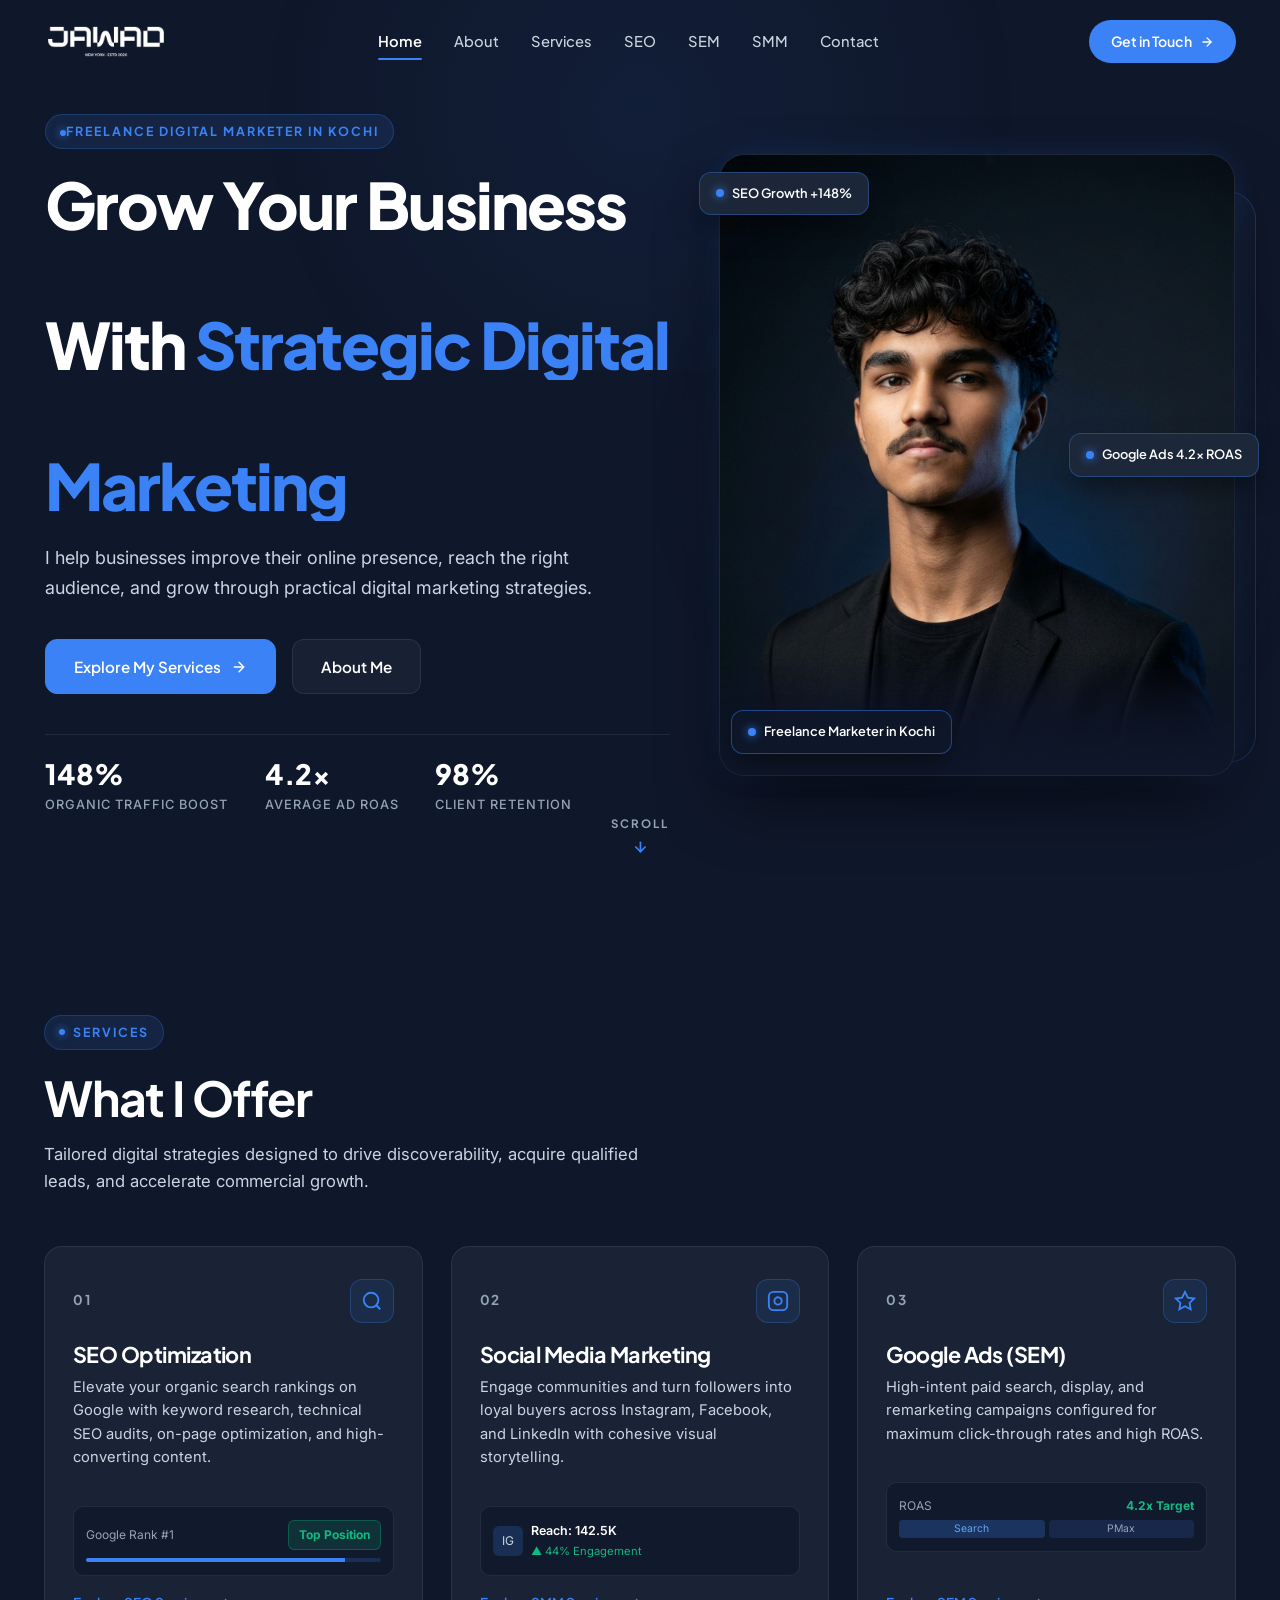
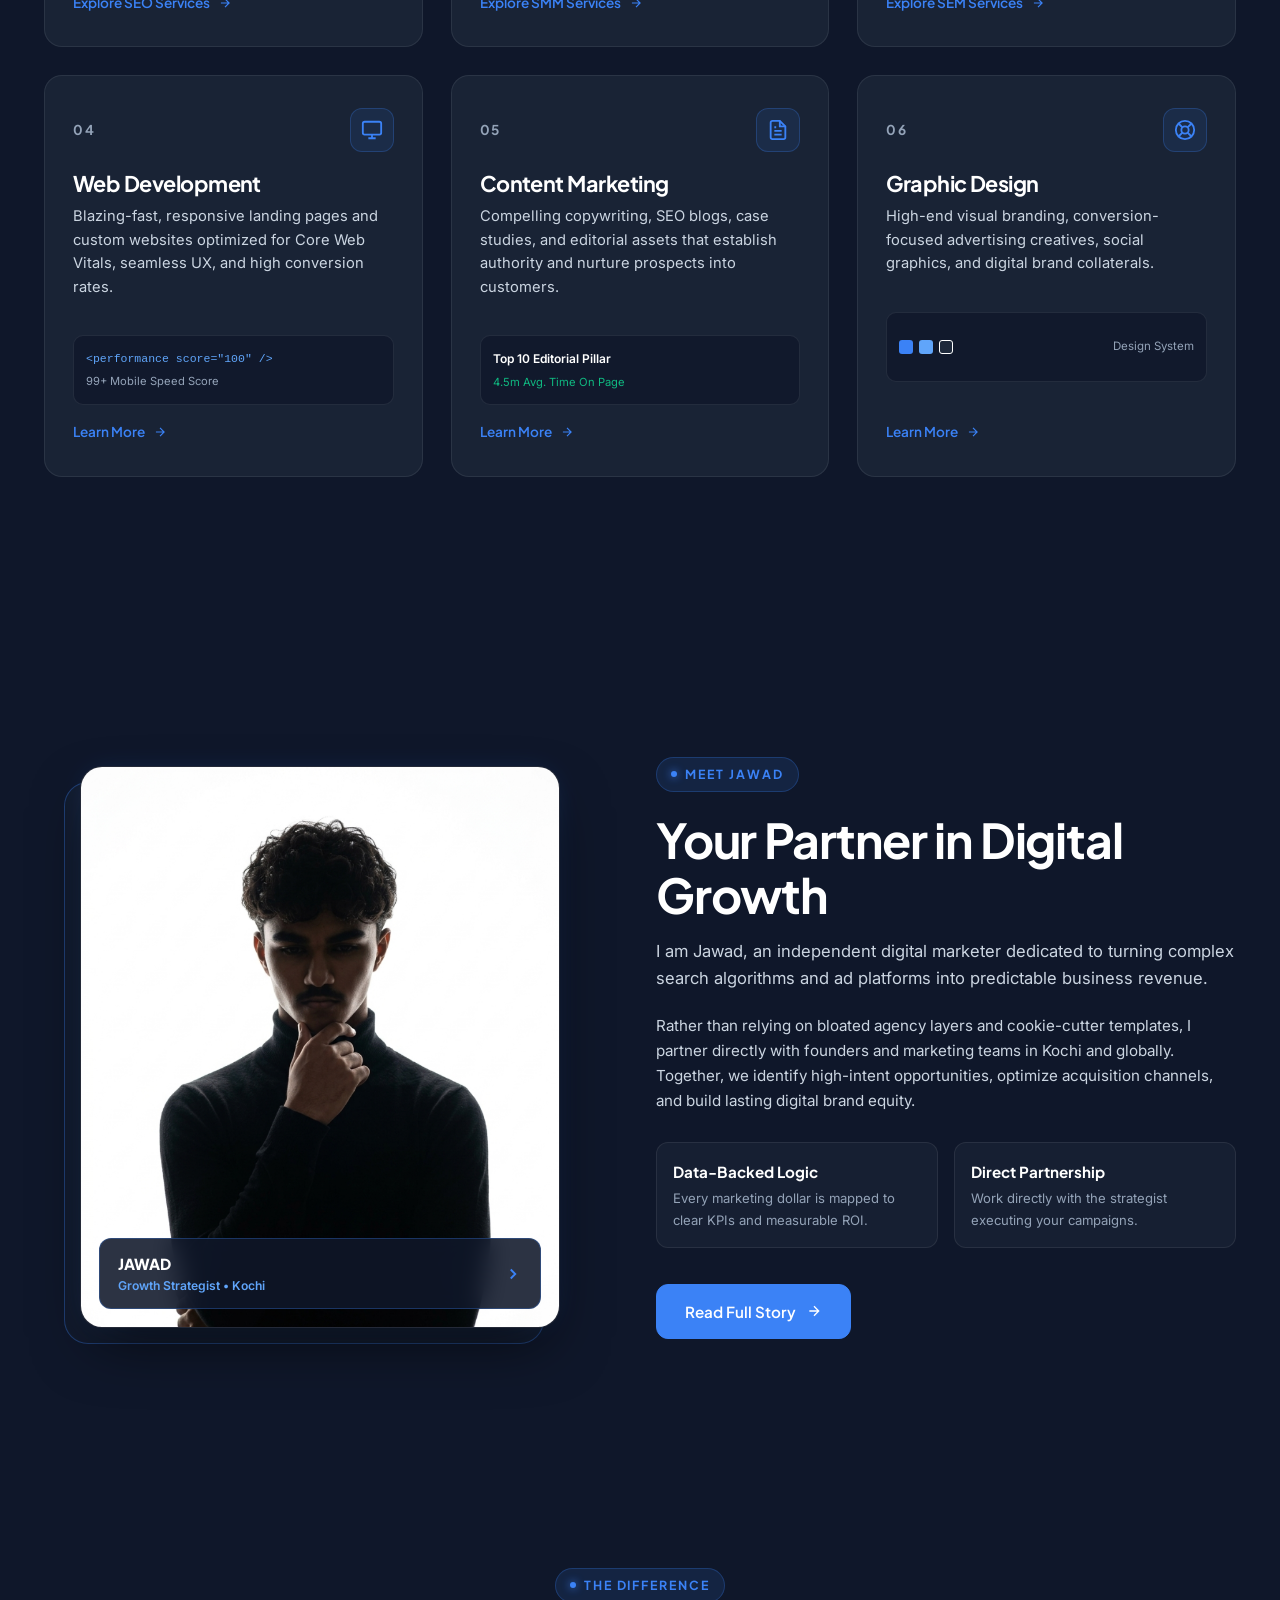
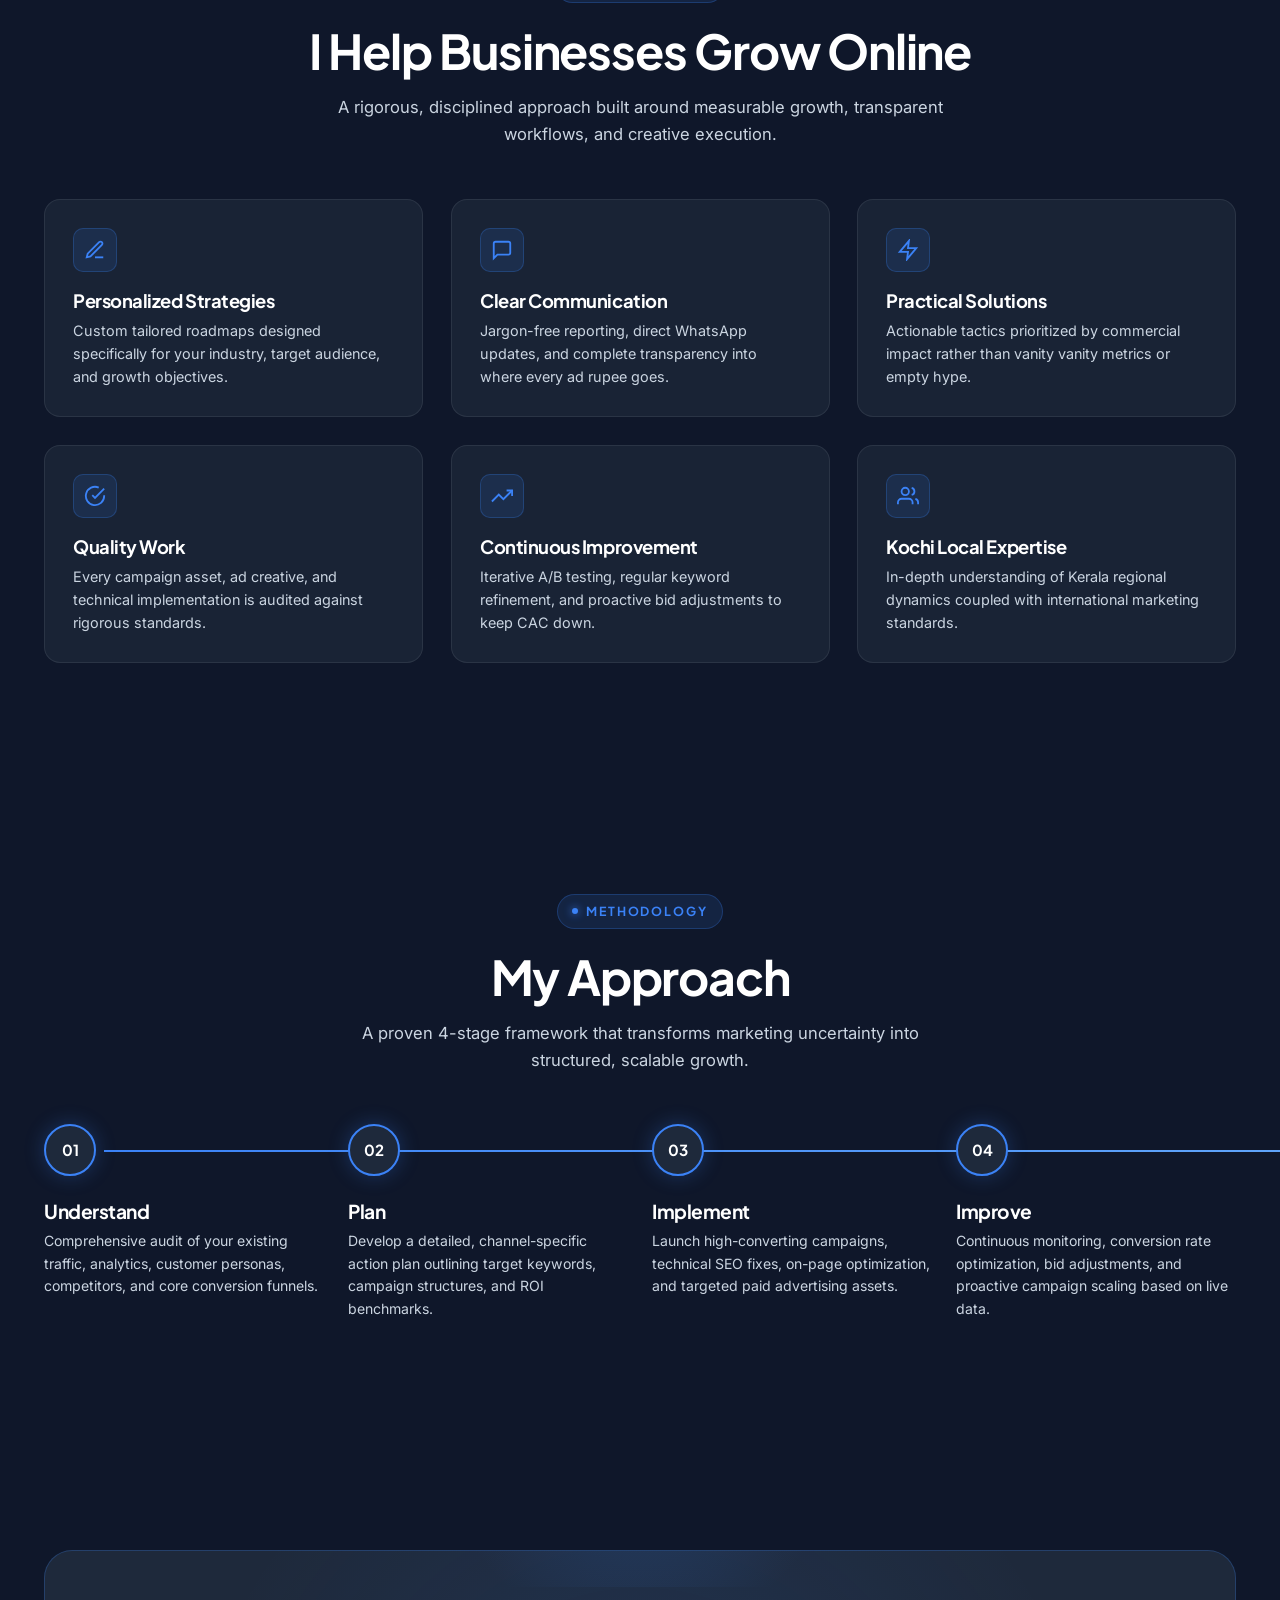
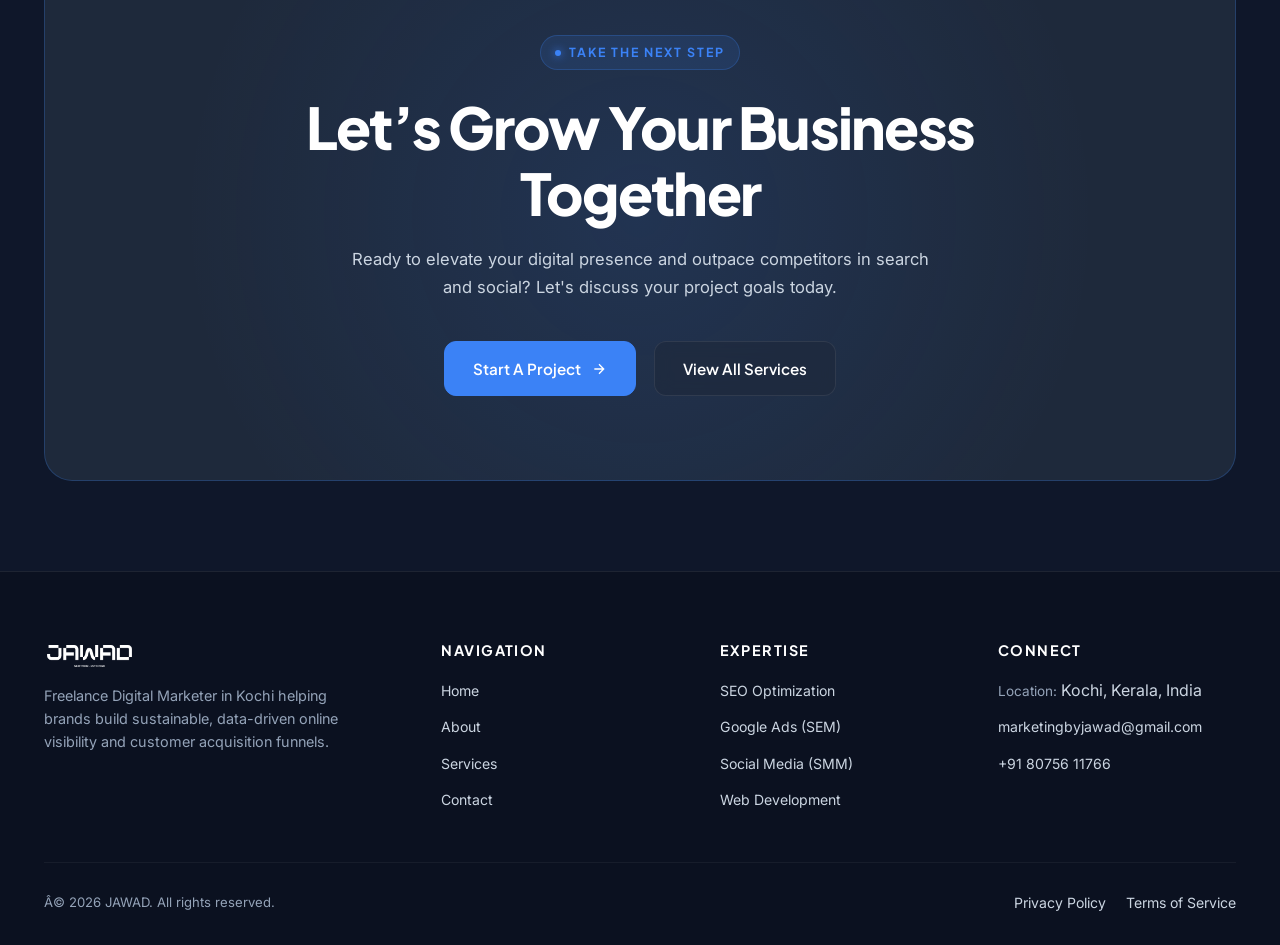
<file: index.html>
﻿<!DOCTYPE html>
<html lang="en">
<head>
  <meta charset="UTF-8">
  <meta name="viewport" content="width=device-width, initial-scale=1.0">
  <title>JAWAD | Freelance Digital Marketer in Kochi</title>
  <meta name="description" content="Grow your business with strategic digital marketing. Freelance Digital Marketer in Kochi specializing in SEO, Google Ads (SEM), and Social Media Marketing.">
  <link rel="stylesheet" href="assets/css/style.css">
  <link rel="icon" type="image/png" href="assets/images/logo-white.png">
</head>
<body>

  <!-- Sticky Header / Navbar -->
  <header class="site-header">
    <div class="container header-container">
      <a href="index.html" class="site-logo" aria-label="JAWAD Home">
        <img src="assets/images/logo-white.png" alt="JAWAD" width="140" height="42">
      </a>

      <nav class="nav-menu" aria-label="Primary Navigation">
        <a href="index.html" class="nav-link active">Home</a>
        <a href="about.html" class="nav-link">About</a>
        <a href="services.html" class="nav-link">Services</a>
        <a href="seo.html" class="nav-link">SEO</a>
        <a href="sem.html" class="nav-link">SEM</a>
        <a href="smm.html" class="nav-link">SMM</a>
        <a href="contact.html" class="nav-link">Contact</a>
      </nav>

      <div class="header-actions">
        <a href="contact.html" class="btn-header-cta">
          <span>Get in Touch</span>
          <svg class="icon-arrow" width="14" height="14" viewBox="0 0 24 24" fill="none" stroke="currentColor" stroke-width="2.2" stroke-linecap="round" stroke-linejoin="round">
            <line x1="5" y1="12" x2="19" y2="12"></line>
            <polyline points="12 5 19 12 12 19"></polyline>
          </svg>
        </a>

        <button class="mobile-toggle" aria-label="Toggle Menu" aria-expanded="false">
          <span></span>
          <span></span>
          <span></span>
        </button>
      </div>
    </div>
  </header>

  <!-- Mobile Navigation Overlay -->
  <div class="mobile-nav-overlay" aria-hidden="true">
    <div class="mobile-nav-links">
      <a href="index.html" class="mobile-nav-link active">Home</a>
      <a href="about.html" class="mobile-nav-link">About</a>
      <a href="services.html" class="mobile-nav-link">Services</a>
      <a href="seo.html" class="mobile-nav-link">SEO</a>
      <a href="sem.html" class="mobile-nav-link">SEM</a>
      <a href="smm.html" class="mobile-nav-link">SMM</a>
      <a href="contact.html" class="mobile-nav-link">Contact</a>
    </div>
    <a href="contact.html" class="btn btn-primary">
      <span>Get in Touch</span>
      <svg class="btn-arrow" width="16" height="16" viewBox="0 0 24 24" fill="none" stroke="currentColor" stroke-width="2">
        <path d="M5 12h14M12 5l7 7-7 7"/>
      </svg>
    </a>
  </div>

  <main>
    <!-- HERO SECTION -->
    <section class="hero">
      <div class="container hero-grid">
        <div class="hero-content">
          <div class="line-reveal-wrap">
            <span class="eyebrow line-reveal-inner">Freelance Digital Marketer in Kochi</span>
          </div>

          <h1 class="hero-title">
            <span class="line-reveal-wrap"><span class="line-reveal-inner">Grow Your Business</span></span><br>
            <span class="line-reveal-wrap"><span class="line-reveal-inner">With <span class="highlight">Strategic Digital</span></span></span><br>
            <span class="line-reveal-wrap"><span class="line-reveal-inner"><span class="highlight">Marketing</span></span></span>
          </h1>

          <p class="hero-description reveal-init delay-200">
            I help businesses improve their online presence, reach the right audience, and grow through practical digital marketing strategies.
          </p>

          <div class="hero-actions reveal-init delay-300">
            <a href="services.html" class="btn btn-primary">
              <span>Explore My Services</span>
              <svg class="btn-arrow" width="16" height="16" viewBox="0 0 24 24" fill="none" stroke="currentColor" stroke-width="2.2" stroke-linecap="round" stroke-linejoin="round">
                <line x1="5" y1="12" x2="19" y2="12"></line>
                <polyline points="12 5 19 12 12 19"></polyline>
              </svg>
            </a>
            <a href="about.html" class="btn btn-secondary">
              <span>About Me</span>
            </a>
          </div>

          <div class="hero-stats reveal-init delay-400">
            <div class="stat-item">
              <span class="stat-number" data-counter="148" data-suffix="%">+148%</span>
              <span class="stat-label">Organic Traffic Boost</span>
            </div>
            <div class="stat-item">
              <span class="stat-number" data-counter="4.2" data-suffix="x">4.2x</span>
              <span class="stat-label">Average Ad ROAS</span>
            </div>
            <div class="stat-item">
              <span class="stat-number" data-counter="98" data-suffix="%">98%</span>
              <span class="stat-label">Client Retention</span>
            </div>
          </div>
        </div>

        <!-- HERO PORTRAIT (Official Personal Brand Photography - Photo 1) -->
        <div class="hero-portrait-container reveal-scale delay-300">
          <div class="hero-portrait-glow"></div>
          <div class="hero-portrait-backdrop"></div>

          <!-- Floating Badges Around Portrait -->
          <div class="floating-badge badge-top-left">
            <span class="badge-dot"></span>
            <span>SEO Growth +148%</span>
          </div>
          <div class="floating-badge badge-mid-right">
            <span class="badge-dot"></span>
            <span>Google Ads 4.2x ROAS</span>
          </div>
          <div class="floating-badge badge-bottom-card">
            <span class="badge-dot"></span>
            <span>Freelance Marketer in Kochi</span>
          </div>

          <!-- Portrait Image Frame -->
          <div class="hero-portrait-wrapper">
            <img src="assets/images/jawad-hero.jpg" alt="Jawad - Freelance Digital Marketer in Kochi" class="hero-portrait-img" width="767" height="1024" loading="eager">
            <div class="hero-portrait-overlay"></div>
          </div>
        </div>
      </div>

      <!-- Scroll Indicator -->
      <div class="scroll-indicator">
        <span>SCROLL</span>
        <svg width="16" height="16" viewBox="0 0 24 24" fill="none" stroke="currentColor" stroke-width="2.5" stroke-linecap="round" stroke-linejoin="round">
          <line x1="12" y1="5" x2="12" y2="19"></line>
          <polyline points="19 12 12 19 5 12"></polyline>
        </svg>
      </div>
    </section>

    <!-- SERVICES OVERVIEW SECTION -->
    <section class="section" id="services">
      <div class="container">
        <div class="reveal-init" style="margin-bottom: 50px;">
          <span class="eyebrow">Services</span>
          <h2 class="section-title">What I Offer</h2>
          <p class="section-subtitle">
            Tailored digital strategies designed to drive discoverability, acquire qualified leads, and accelerate commercial growth.
          </p>
        </div>

        <div class="grid grid-3">
          <!-- Card 1: SEO -->
          <div class="card-service reveal-scale delay-100">
            <div>
              <div class="card-service-top">
                <span class="card-number">01</span>
                <div class="card-icon-box">
                  <svg width="22" height="22" viewBox="0 0 24 24" fill="none" stroke="currentColor" stroke-width="2">
                    <circle cx="11" cy="11" r="8"></circle>
                    <line x1="21" y1="21" x2="16.65" y2="16.65"></line>
                  </svg>
                </div>
              </div>
              <h3 class="card-title">SEO Optimization</h3>
              <p class="card-desc">
                Elevate your organic search rankings on Google with keyword research, technical SEO audits, on-page optimization, and high-converting content.
              </p>
            </div>

            <div class="card-visual-preview">
              <div style="display: flex; align-items: center; justify-content: space-between; font-size: 0.75rem;">
                <span style="color: var(--text-muted);">Google Rank #1</span>
                <span class="rank-badge">Top Position</span>
              </div>
              <div style="height: 4px; background: rgba(59,130,246,0.2); border-radius: 2px; margin-top: 8px; overflow: hidden;">
                <div style="width: 88%; height: 100%; background: var(--accent);"></div>
              </div>
            </div>

            <a href="seo.html" class="card-footer-link">
              <span>Explore SEO Services</span>
              <svg width="14" height="14" viewBox="0 0 24 24" fill="none" stroke="currentColor" stroke-width="2">
                <path d="M5 12h14M12 5l7 7-7 7"/>
              </svg>
            </a>
          </div>

          <!-- Card 2: SMM -->
          <div class="card-service reveal-scale delay-200">
            <div>
              <div class="card-service-top">
                <span class="card-number">02</span>
                <div class="card-icon-box">
                  <svg width="22" height="22" viewBox="0 0 24 24" fill="none" stroke="currentColor" stroke-width="2">
                    <rect x="2" y="2" width="20" height="20" rx="5" ry="5"></rect>
                    <path d="M16 11.37A4 4 0 1 1 12.63 8 4 4 0 0 1 16 11.37z"></path>
                    <line x1="17.5" y1="6.5" x2="17.51" y2="6.5"></line>
                  </svg>
                </div>
              </div>
              <h3 class="card-title">Social Media Marketing</h3>
              <p class="card-desc">
                Engage communities and turn followers into loyal buyers across Instagram, Facebook, and LinkedIn with cohesive visual storytelling.
              </p>
            </div>

            <div class="card-visual-preview">
              <div style="display: flex; gap: 8px; align-items: center;">
                <div style="width: 30px; height: 30px; border-radius: 6px; background: rgba(59,130,246,0.2); display: flex; align-items: center; justify-content: center; font-size: 0.75rem;">IG</div>
                <div style="font-size: 0.78rem;">
                  <div style="color: #fff; font-weight: 600;">Reach: 142.5K</div>
                  <div style="color: #10B981; font-size: 0.7rem;">▲ 44% Engagement</div>
                </div>
              </div>
            </div>

            <a href="smm.html" class="card-footer-link">
              <span>Explore SMM Services</span>
              <svg width="14" height="14" viewBox="0 0 24 24" fill="none" stroke="currentColor" stroke-width="2">
                <path d="M5 12h14M12 5l7 7-7 7"/>
              </svg>
            </a>
          </div>

          <!-- Card 3: Google Ads (SEM) -->
          <div class="card-service reveal-scale delay-300">
            <div>
              <div class="card-service-top">
                <span class="card-number">03</span>
                <div class="card-icon-box">
                  <svg width="22" height="22" viewBox="0 0 24 24" fill="none" stroke="currentColor" stroke-width="2">
                    <polygon points="12 2 15.09 8.26 22 9.27 17 14.14 18.18 21.02 12 17.77 5.82 21.02 7 14.14 2 9.27 8.91 8.26 12 2"></polygon>
                  </svg>
                </div>
              </div>
              <h3 class="card-title">Google Ads (SEM)</h3>
              <p class="card-desc">
                High-intent paid search, display, and remarketing campaigns configured for maximum click-through rates and high ROAS.
              </p>
            </div>

            <div class="card-visual-preview">
              <div style="display: flex; justify-content: space-between; font-size: 0.75rem; margin-bottom: 4px;">
                <span style="color: var(--text-muted);">ROAS</span>
                <span style="color: #10B981; font-weight: 700;">4.2x Target</span>
              </div>
              <div style="display: flex; gap: 4px;">
                <div style="flex: 1; height: 18px; background: rgba(59,130,246,0.25); border-radius: 4px; display: flex; align-items: center; justify-content: center; font-size: 0.65rem; color: #60A5FA;">Search</div>
                <div style="flex: 1; height: 18px; background: rgba(59,130,246,0.15); border-radius: 4px; display: flex; align-items: center; justify-content: center; font-size: 0.65rem; color: #94A3B8;">PMax</div>
              </div>
            </div>

            <a href="sem.html" class="card-footer-link">
              <span>Explore SEM Services</span>
              <svg width="14" height="14" viewBox="0 0 24 24" fill="none" stroke="currentColor" stroke-width="2">
                <path d="M5 12h14M12 5l7 7-7 7"/>
              </svg>
            </a>
          </div>

          <!-- Card 4: Web Development -->
          <div class="card-service reveal-scale delay-100">
            <div>
              <div class="card-service-top">
                <span class="card-number">04</span>
                <div class="card-icon-box">
                  <svg width="22" height="22" viewBox="0 0 24 24" fill="none" stroke="currentColor" stroke-width="2">
                    <rect x="2" y="3" width="20" height="14" rx="2" ry="2"></rect>
                    <line x1="8" y1="21" x2="16" y2="21"></line>
                    <line x1="12" y1="17" x2="12" y2="21"></line>
                  </svg>
                </div>
              </div>
              <h3 class="card-title">Web Development</h3>
              <p class="card-desc">
                Blazing-fast, responsive landing pages and custom websites optimized for Core Web Vitals, seamless UX, and high conversion rates.
              </p>
            </div>

            <div class="card-visual-preview">
              <div style="font-family: monospace; font-size: 0.72rem; color: #60A5FA;">
                &lt;performance score="100" /&gt;
              </div>
              <div style="font-size: 0.7rem; color: var(--text-muted); margin-top: 4px;">99+ Mobile Speed Score</div>
            </div>

            <a href="services.html" class="card-footer-link">
              <span>Learn More</span>
              <svg width="14" height="14" viewBox="0 0 24 24" fill="none" stroke="currentColor" stroke-width="2">
                <path d="M5 12h14M12 5l7 7-7 7"/>
              </svg>
            </a>
          </div>

          <!-- Card 5: Content Marketing -->
          <div class="card-service reveal-scale delay-200">
            <div>
              <div class="card-service-top">
                <span class="card-number">05</span>
                <div class="card-icon-box">
                  <svg width="22" height="22" viewBox="0 0 24 24" fill="none" stroke="currentColor" stroke-width="2">
                    <path d="M14 2H6a2 2 0 0 0-2 2v16a2 2 0 0 0 2 2h12a2 2 0 0 0 2-2V8z"></path>
                    <polyline points="14 2 14 8 20 8"></polyline>
                    <line x1="16" y1="13" x2="8" y2="13"></line>
                    <line x1="16" y1="17" x2="8" y2="17"></line>
                    <polyline points="10 9 9 9 8 9"></polyline>
                  </svg>
                </div>
              </div>
              <h3 class="card-title">Content Marketing</h3>
              <p class="card-desc">
                Compelling copywriting, SEO blogs, case studies, and editorial assets that establish authority and nurture prospects into customers.
              </p>
            </div>

            <div class="card-visual-preview">
              <div style="font-size: 0.75rem; color: #fff; font-weight: 600;">Top 10 Editorial Pillar</div>
              <div style="font-size: 0.7rem; color: #10B981; margin-top: 4px;">4.5m Avg. Time On Page</div>
            </div>

            <a href="services.html" class="card-footer-link">
              <span>Learn More</span>
              <svg width="14" height="14" viewBox="0 0 24 24" fill="none" stroke="currentColor" stroke-width="2">
                <path d="M5 12h14M12 5l7 7-7 7"/>
              </svg>
            </a>
          </div>

          <!-- Card 6: Graphic Design -->
          <div class="card-service reveal-scale delay-300">
            <div>
              <div class="card-service-top">
                <span class="card-number">06</span>
                <div class="card-icon-box">
                  <svg width="22" height="22" viewBox="0 0 24 24" fill="none" stroke="currentColor" stroke-width="2">
                    <circle cx="12" cy="12" r="10"></circle>
                    <path d="m4.93 4.93 4.24 4.24"></path>
                    <path d="m14.83 9.17 4.24-4.24"></path>
                    <path d="m14.83 14.83 4.24 4.24"></path>
                    <path d="m9.17 14.83-4.24 4.24"></path>
                    <circle cx="12" cy="12" r="4"></circle>
                  </svg>
                </div>
              </div>
              <h3 class="card-title">Graphic Design</h3>
              <p class="card-desc">
                High-end visual branding, conversion-focused advertising creatives, social graphics, and digital brand collaterals.
              </p>
            </div>

            <div class="card-visual-preview">
              <div style="display: flex; gap: 6px; align-items: center;">
                <div style="width: 14px; height: 14px; background: #3B82F6; border-radius: 3px;"></div>
                <div style="width: 14px; height: 14px; background: #60A5FA; border-radius: 3px;"></div>
                <div style="width: 14px; height: 14px; background: #1E293B; border: 1px solid #fff; border-radius: 3px;"></div>
                <span style="font-size: 0.72rem; color: var(--text-muted); margin-left: auto;">Design System</span>
              </div>
            </div>

            <a href="services.html" class="card-footer-link">
              <span>Learn More</span>
              <svg width="14" height="14" viewBox="0 0 24 24" fill="none" stroke="currentColor" stroke-width="2">
                <path d="M5 12h14M12 5l7 7-7 7"/>
              </svg>
            </a>
          </div>
        </div>
      </div>
    </section>

    <!-- EDITORIAL ABOUT ME SECTION -->
    <section class="section" id="about">
      <div class="container about-grid">
        <!-- ABOUT PORTRAIT (Official Personal Brand Photography - Photo 2) -->
        <div class="about-portrait-composition reveal-scale">
          <div class="about-portrait-backdrop-shape"></div>
          <div class="about-portrait-frame">
            <img src="assets/images/jawad-about.png" alt="Meet Jawad - Freelance Digital Marketer in Kochi" class="about-portrait-img" width="767" height="1024" loading="lazy">
            <div class="about-portrait-caption">
              <div>
                <div class="about-portrait-caption-name">JAWAD</div>
                <div class="about-portrait-caption-role">Growth Strategist • Kochi</div>
              </div>
              <svg width="18" height="18" viewBox="0 0 24 24" fill="none" stroke="var(--accent)" stroke-width="2.5">
                <polyline points="9 18 15 12 9 6"></polyline>
              </svg>
            </div>
          </div>
        </div>

        <div class="about-content reveal-init">
          <span class="eyebrow">Meet Jawad</span>
          <h2 class="section-title">Your Partner in Digital Growth</h2>
          <p class="section-subtitle" style="margin-bottom: 1.25rem;">
            I am Jawad, an independent digital marketer dedicated to turning complex search algorithms and ad platforms into predictable business revenue.
          </p>
          <p style="color: var(--text-secondary); margin-bottom: 1.8rem; font-size: 0.95rem;">
            Rather than relying on bloated agency layers and cookie-cutter templates, I partner directly with founders and marketing teams in Kochi and globally. Together, we identify high-intent opportunities, optimize acquisition channels, and build lasting digital brand equity.
          </p>

          <div class="about-features-list">
            <div class="about-feature-item">
              <div class="about-feature-title">Data-Backed Logic</div>
              <div class="about-feature-desc">Every marketing dollar is mapped to clear KPIs and measurable ROI.</div>
            </div>
            <div class="about-feature-item">
              <div class="about-feature-title">Direct Partnership</div>
              <div class="about-feature-desc">Work directly with the strategist executing your campaigns.</div>
            </div>
          </div>

          <div style="margin-top: 2.2rem;">
            <a href="about.html" class="btn btn-primary">
              <span>Read Full Story</span>
              <svg class="btn-arrow" width="16" height="16" viewBox="0 0 24 24" fill="none" stroke="currentColor" stroke-width="2">
                <path d="M5 12h14M12 5l7 7-7 7"/>
              </svg>
            </a>
          </div>
        </div>
      </div>
    </section>

    <!-- WHY CHOOSE ME -->
    <section class="section section-compact">
      <div class="container">
        <div class="reveal-init" style="text-align: center; max-width: 680px; margin: 0 auto 50px;">
          <span class="eyebrow">The Difference</span>
          <h2 class="section-title">I Help Businesses Grow Online</h2>
          <p class="section-subtitle" style="margin: 0 auto;">
            A rigorous, disciplined approach built around measurable growth, transparent workflows, and creative execution.
          </p>
        </div>

        <div class="grid grid-3">
          <div class="feature-card reveal-init delay-100">
            <div class="feature-icon-wrapper">
              <svg width="22" height="22" viewBox="0 0 24 24" fill="none" stroke="currentColor" stroke-width="2">
                <path d="M12 20h9"></path>
                <path d="M16.5 3.5a2.121 2.121 0 0 1 3 3L7 19l-4 1 1-4L16.5 3.5z"></path>
              </svg>
            </div>
            <h3>Personalized Strategies</h3>
            <p>Custom tailored roadmaps designed specifically for your industry, target audience, and growth objectives.</p>
          </div>

          <div class="feature-card reveal-init delay-200">
            <div class="feature-icon-wrapper">
              <svg width="22" height="22" viewBox="0 0 24 24" fill="none" stroke="currentColor" stroke-width="2">
                <path d="M21 15a2 2 0 0 1-2 2H7l-4 4V5a2 2 0 0 1 2-2h14a2 2 0 0 1 2 2z"></path>
              </svg>
            </div>
            <h3>Clear Communication</h3>
            <p>Jargon-free reporting, direct WhatsApp updates, and complete transparency into where every ad rupee goes.</p>
          </div>

          <div class="feature-card reveal-init delay-300">
            <div class="feature-icon-wrapper">
              <svg width="22" height="22" viewBox="0 0 24 24" fill="none" stroke="currentColor" stroke-width="2">
                <polygon points="13 2 3 14 12 14 11 22 21 10 12 10 13 2"></polygon>
              </svg>
            </div>
            <h3>Practical Solutions</h3>
            <p>Actionable tactics prioritized by commercial impact rather than vanity vanity metrics or empty hype.</p>
          </div>

          <div class="feature-card reveal-init delay-100">
            <div class="feature-icon-wrapper">
              <svg width="22" height="22" viewBox="0 0 24 24" fill="none" stroke="currentColor" stroke-width="2">
                <path d="M22 11.08V12a10 10 0 1 1-5.93-9.14"></path>
                <polyline points="22 4 12 14.01 9 11.01"></polyline>
              </svg>
            </div>
            <h3>Quality Work</h3>
            <p>Every campaign asset, ad creative, and technical implementation is audited against rigorous standards.</p>
          </div>

          <div class="feature-card reveal-init delay-200">
            <div class="feature-icon-wrapper">
              <svg width="22" height="22" viewBox="0 0 24 24" fill="none" stroke="currentColor" stroke-width="2">
                <polyline points="23 6 13.5 15.5 8.5 10.5 1 18"></polyline>
                <polyline points="17 6 23 6 23 12"></polyline>
              </svg>
            </div>
            <h3>Continuous Improvement</h3>
            <p>Iterative A/B testing, regular keyword refinement, and proactive bid adjustments to keep CAC down.</p>
          </div>

          <div class="feature-card reveal-init delay-300">
            <div class="feature-icon-wrapper">
              <svg width="22" height="22" viewBox="0 0 24 24" fill="none" stroke="currentColor" stroke-width="2">
                <path d="M17 21v-2a4 4 0 0 0-4-4H5a4 4 0 0 0-4 4v2"></path>
                <circle cx="9" cy="7" r="4"></circle>
                <path d="M23 21v-2a4 4 0 0 0-3-3.87"></path>
                <path d="M16 3.13a4 4 0 0 1 0 7.75"></path>
              </svg>
            </div>
            <h3>Kochi Local Expertise</h3>
            <p>In-depth understanding of Kerala regional dynamics coupled with international marketing standards.</p>
          </div>
        </div>
      </div>
    </section>

    <!-- MY APPROACH SECTION -->
    <section class="section">
      <div class="container">
        <div class="reveal-init" style="text-align: center; max-width: 640px; margin: 0 auto;">
          <span class="eyebrow">Methodology</span>
          <h2 class="section-title">My Approach</h2>
          <p class="section-subtitle" style="margin: 0 auto;">
            A proven 4-stage framework that transforms marketing uncertainty into structured, scalable growth.
          </p>
        </div>

        <div class="process-timeline reveal-init delay-200">
          <div class="process-timeline-line"></div>

          <div class="process-step active">
            <div class="step-node">01</div>
            <h3 class="step-title">Understand</h3>
            <p class="step-desc">
              Comprehensive audit of your existing traffic, analytics, customer personas, competitors, and core conversion funnels.
            </p>
          </div>

          <div class="process-step">
            <div class="step-node">02</div>
            <h3 class="step-title">Plan</h3>
            <p class="step-desc">
              Develop a detailed, channel-specific action plan outlining target keywords, campaign structures, and ROI benchmarks.
            </p>
          </div>

          <div class="process-step">
            <div class="step-node">03</div>
            <h3 class="step-title">Implement</h3>
            <p class="step-desc">
              Launch high-converting campaigns, technical SEO fixes, on-page optimization, and targeted paid advertising assets.
            </p>
          </div>

          <div class="process-step">
            <div class="step-node">04</div>
            <h3 class="step-title">Improve</h3>
            <p class="step-desc">
              Continuous monitoring, conversion rate optimization, bid adjustments, and proactive campaign scaling based on live data.
            </p>
          </div>
        </div>
      </div>
    </section>

    <!-- FINAL CTA BANNER -->
    <section class="section section-compact">
      <div class="container">
        <div class="final-cta reveal-scale">
          <span class="eyebrow" style="margin-bottom: 1.5rem;">Take The Next Step</span>
          <h2 class="final-cta-title">Let’s Grow Your Business Together</h2>
          <p class="final-cta-desc">
            Ready to elevate your digital presence and outpace competitors in search and social? Let's discuss your project goals today.
          </p>
          <div class="final-cta-actions">
            <a href="contact.html" class="btn btn-primary">
              <span>Start A Project</span>
              <svg class="btn-arrow" width="16" height="16" viewBox="0 0 24 24" fill="none" stroke="currentColor" stroke-width="2">
                <path d="M5 12h14M12 5l7 7-7 7"/>
              </svg>
            </a>
            <a href="services.html" class="btn btn-secondary">
              <span>View All Services</span>
            </a>
          </div>
        </div>
      </div>
    </section>
  </main>

  <!-- FOOTER -->
  <footer class="site-footer">
    <div class="container">
      <div class="footer-grid">
        <div class="footer-brand">
          <a href="index.html" class="footer-logo" aria-label="JAWAD Logo">
            <img src="assets/images/logo-white.png" alt="JAWAD" width="120" height="36">
          </a>
          <p>
            Freelance Digital Marketer in Kochi helping brands build sustainable, data-driven online visibility and customer acquisition funnels.
          </p>
        </div>

        <div class="footer-column">
          <h4>Navigation</h4>
          <ul class="footer-links">
            <li><a href="index.html" class="footer-link">Home</a></li>
            <li><a href="about.html" class="footer-link">About</a></li>
            <li><a href="services.html" class="footer-link">Services</a></li>
            <li><a href="contact.html" class="footer-link">Contact</a></li>
          </ul>
        </div>

        <div class="footer-column">
          <h4>Expertise</h4>
          <ul class="footer-links">
            <li><a href="seo.html" class="footer-link">SEO Optimization</a></li>
            <li><a href="sem.html" class="footer-link">Google Ads (SEM)</a></li>
            <li><a href="smm.html" class="footer-link">Social Media (SMM)</a></li>
            <li><a href="services.html" class="footer-link">Web Development</a></li>
          </ul>
        </div>

        <div class="footer-column">
          <h4>Connect</h4>
          <ul class="footer-links">
            <li><span style="color: var(--text-muted); font-size: 0.85rem;">Location:</span> Kochi, Kerala, India</li>
            <li><a href="mailto:marketingbyjawad@gmail.com" class="footer-link">marketingbyjawad@gmail.com</a></li>
            <li><a href="tel:+918075611766" class="footer-link">+91 80756 11766</a></li>
          </ul>
        </div>
      </div>

      <div class="footer-bottom">
        <div>Â© 2026 JAWAD. All rights reserved.</div>
        <div style="display: flex; gap: 20px;">
          <a href="contact.html" class="footer-link">Privacy Policy</a>
          <a href="contact.html" class="footer-link">Terms of Service</a>
        </div>
      </div>
    </div>
  </footer>

  <script src="assets/js/main.js"></script>
</body>
</html>
</file>
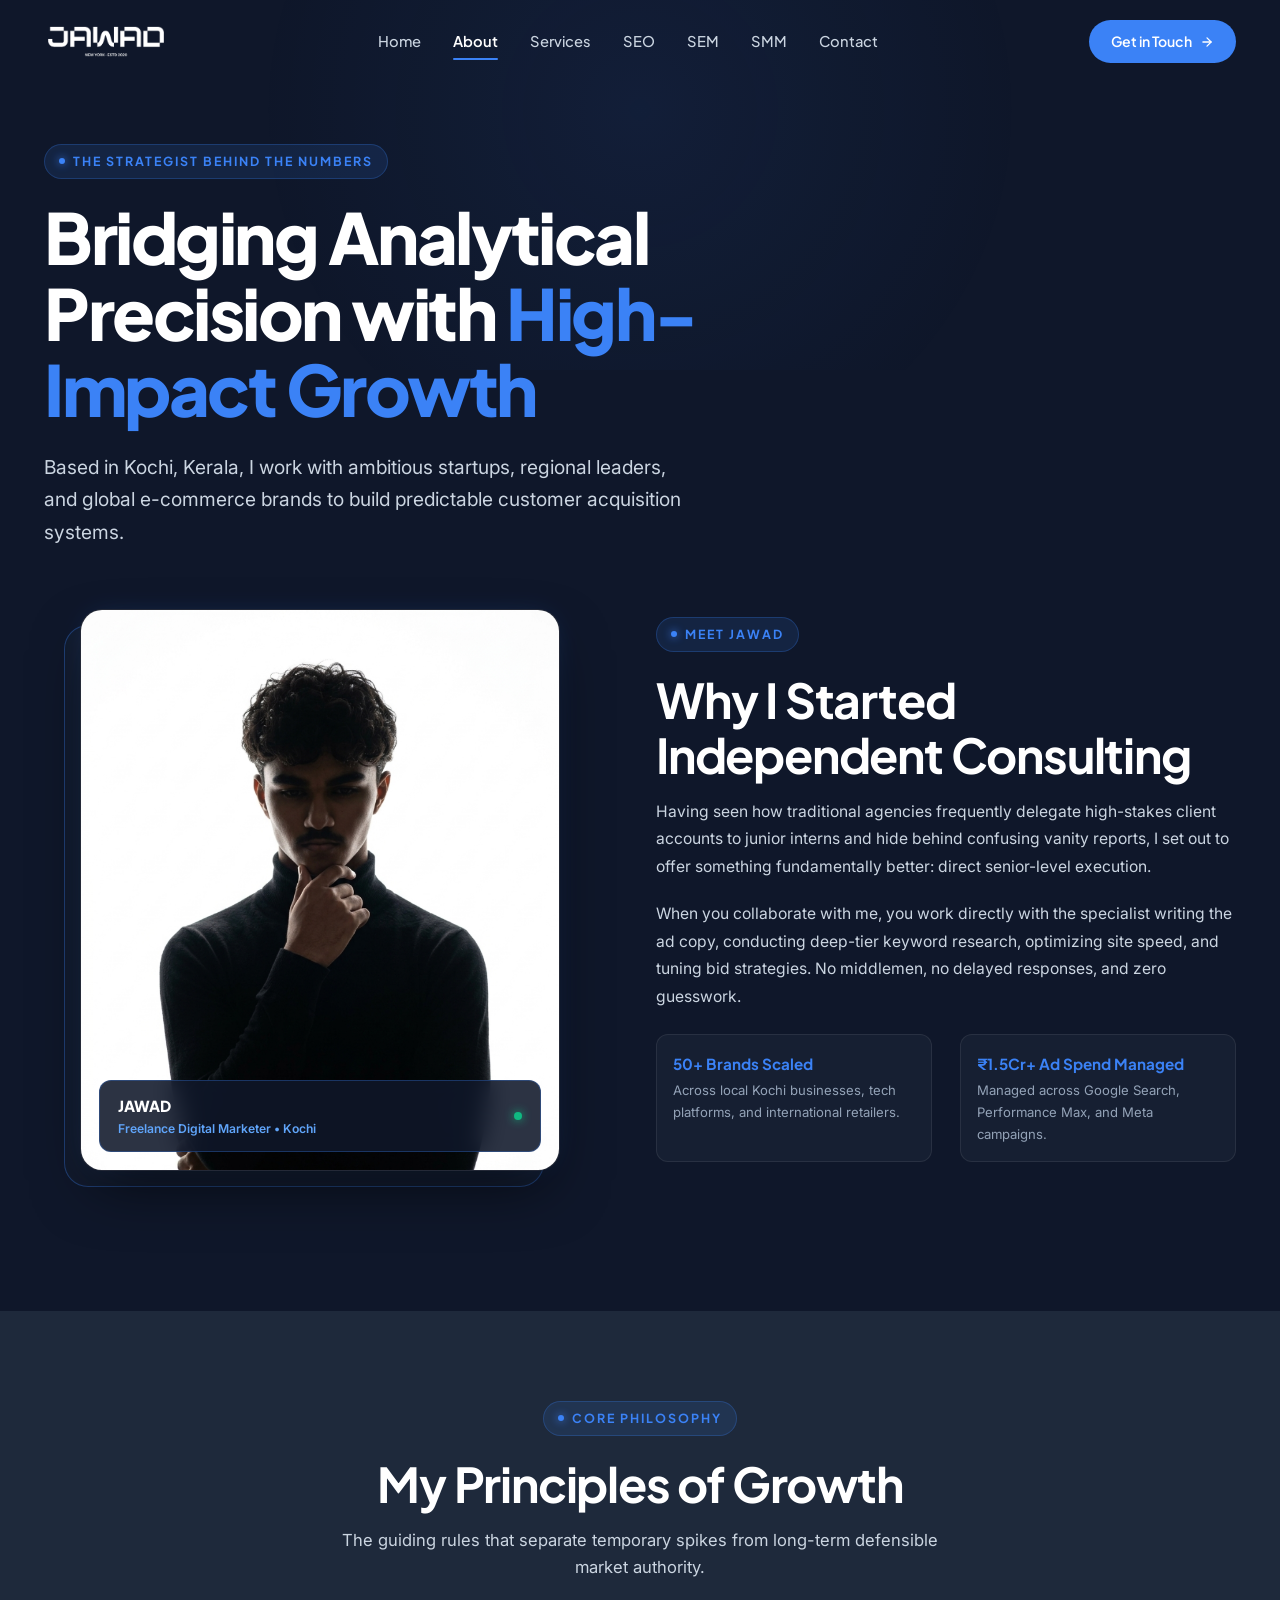
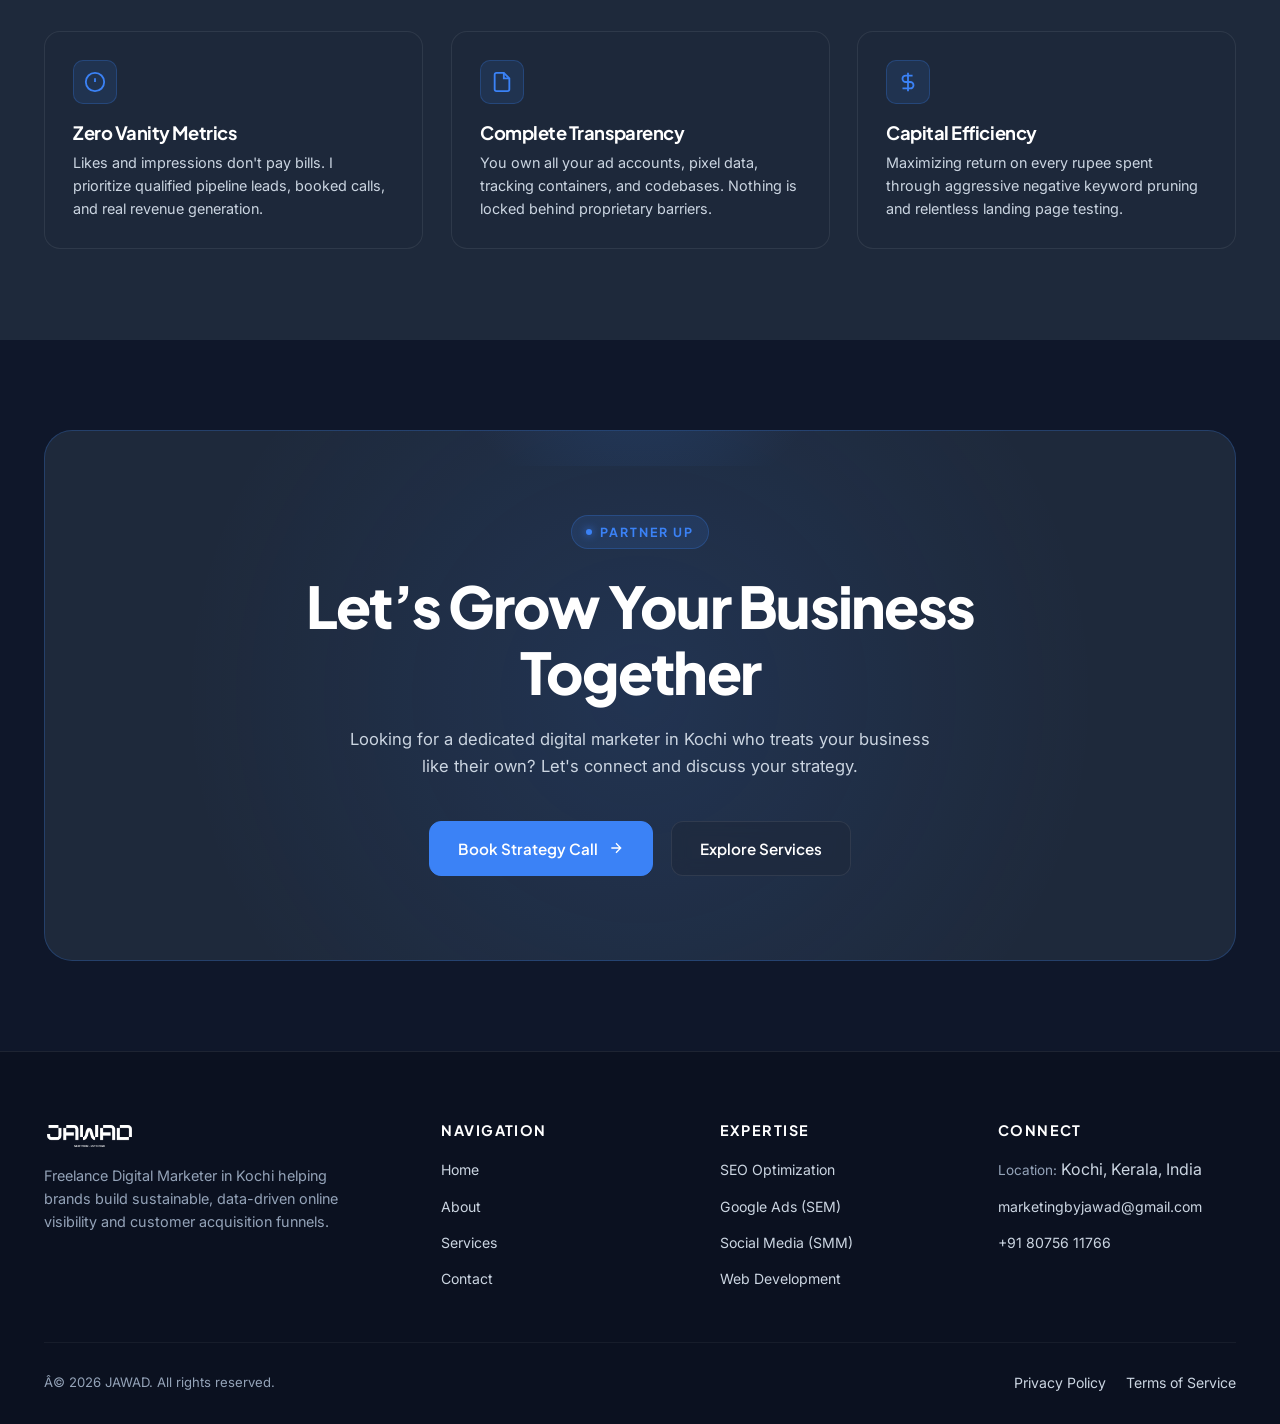
<file: about.html>
﻿<!DOCTYPE html>
<html lang="en">
<head>
  <meta charset="UTF-8">
  <meta name="viewport" content="width=device-width, initial-scale=1.0">
  <title>About Jawad | Freelance Digital Marketer in Kochi</title>
  <meta name="description" content="Learn more about Jawad, a results-driven Freelance Digital Marketer in Kochi specializing in organic search, performance ads, and digital brand acceleration.">
  <link rel="stylesheet" href="assets/css/style.css">
  <link rel="icon" type="image/png" href="assets/images/logo-white.png">
</head>
<body>

  <!-- Sticky Header / Navbar -->
  <header class="site-header">
    <div class="container header-container">
      <a href="index.html" class="site-logo" aria-label="JAWAD Home">
        <img src="assets/images/logo-white.png" alt="JAWAD" width="140" height="42">
      </a>

      <nav class="nav-menu" aria-label="Primary Navigation">
        <a href="index.html" class="nav-link">Home</a>
        <a href="about.html" class="nav-link active">About</a>
        <a href="services.html" class="nav-link">Services</a>
        <a href="seo.html" class="nav-link">SEO</a>
        <a href="sem.html" class="nav-link">SEM</a>
        <a href="smm.html" class="nav-link">SMM</a>
        <a href="contact.html" class="nav-link">Contact</a>
      </nav>

      <div class="header-actions">
        <a href="contact.html" class="btn-header-cta">
          <span>Get in Touch</span>
          <svg class="icon-arrow" width="14" height="14" viewBox="0 0 24 24" fill="none" stroke="currentColor" stroke-width="2.2" stroke-linecap="round" stroke-linejoin="round">
            <line x1="5" y1="12" x2="19" y2="12"></line>
            <polyline points="12 5 19 12 12 19"></polyline>
          </svg>
        </a>

        <button class="mobile-toggle" aria-label="Toggle Menu" aria-expanded="false">
          <span></span>
          <span></span>
          <span></span>
        </button>
      </div>
    </div>
  </header>

  <!-- Mobile Navigation Overlay -->
  <div class="mobile-nav-overlay" aria-hidden="true">
    <div class="mobile-nav-links">
      <a href="index.html" class="mobile-nav-link">Home</a>
      <a href="about.html" class="mobile-nav-link active">About</a>
      <a href="services.html" class="mobile-nav-link">Services</a>
      <a href="seo.html" class="mobile-nav-link">SEO</a>
      <a href="sem.html" class="mobile-nav-link">SEM</a>
      <a href="smm.html" class="mobile-nav-link">SMM</a>
      <a href="contact.html" class="mobile-nav-link">Contact</a>
    </div>
    <a href="contact.html" class="btn btn-primary">
      <span>Get in Touch</span>
      <svg class="btn-arrow" width="16" height="16" viewBox="0 0 24 24" fill="none" stroke="currentColor" stroke-width="2">
        <path d="M5 12h14M12 5l7 7-7 7"/>
      </svg>
    </a>
  </div>

  <main>
    <!-- ABOUT HERO -->
    <section class="section" style="padding-top: calc(var(--header-height) + 60px);">
      <div class="container">
        <div class="reveal-init" style="max-width: 820px;">
          <span class="eyebrow">The Strategist Behind The Numbers</span>
          <h1 class="display-title" style="margin-bottom: 1.5rem;">
            Bridging Analytical Precision with <span class="text-accent">High-Impact Growth</span>
          </h1>
          <p class="section-subtitle" style="font-size: 1.2rem; line-height: 1.7;">
            Based in Kochi, Kerala, I work with ambitious startups, regional leaders, and global e-commerce brands to build predictable customer acquisition systems.
          </p>
        </div>

        <div class="about-grid" style="margin-top: 60px;">
          <!-- ABOUT PORTRAIT (Official Personal Brand Photography - Photo 2) -->
          <div class="about-portrait-composition reveal-scale">
            <div class="about-portrait-backdrop-shape"></div>
            <div class="about-portrait-frame">
              <img src="assets/images/jawad-about.png" alt="Jawad - Freelance Digital Marketer in Kochi" class="about-portrait-img" width="767" height="1024" loading="eager">
              <div class="about-portrait-caption">
                <div>
                  <div class="about-portrait-caption-name">JAWAD</div>
                  <div class="about-portrait-caption-role">Freelance Digital Marketer • Kochi</div>
                </div>
                <div style="width: 8px; height: 8px; border-radius: 50%; background: #10B981; box-shadow: 0 0 10px #10B981;"></div>
              </div>
            </div>
          </div>

          <div class="about-content reveal-init">
            <span class="eyebrow">Meet Jawad</span>
            <h2 class="section-title">Why I Started Independent Consulting</h2>
            <p style="color: var(--text-secondary); margin-bottom: 1.25rem; font-size: 0.98rem; line-height: 1.75;">
              Having seen how traditional agencies frequently delegate high-stakes client accounts to junior interns and hide behind confusing vanity reports, I set out to offer something fundamentally better: direct senior-level execution.
            </p>
            <p style="color: var(--text-secondary); margin-bottom: 1.5rem; font-size: 0.98rem; line-height: 1.75;">
              When you collaborate with me, you work directly with the specialist writing the ad copy, conducting deep-tier keyword research, optimizing site speed, and tuning bid strategies. No middlemen, no delayed responses, and zero guesswork.
            </p>

            <div class="grid grid-2" style="margin-top: 24px;">
              <div class="about-feature-item">
                <div class="about-feature-title" style="color: var(--accent);">50+ Brands Scaled</div>
                <div class="about-feature-desc">Across local Kochi businesses, tech platforms, and international retailers.</div>
              </div>
              <div class="about-feature-item">
                <div class="about-feature-title" style="color: var(--accent);">₹1.5Cr+ Ad Spend Managed</div>
                <div class="about-feature-desc">Managed across Google Search, Performance Max, and Meta campaigns.</div>
              </div>
            </div>
          </div>
        </div>
      </div>
    </section>

    <!-- CORE PHILOSOPHY -->
    <section class="section section-compact" style="background: var(--bg-secondary);">
      <div class="container">
        <div class="reveal-init" style="text-align: center; max-width: 680px; margin: 0 auto 50px;">
          <span class="eyebrow">Core Philosophy</span>
          <h2 class="section-title">My Principles of Growth</h2>
          <p class="section-subtitle" style="margin: 0 auto;">
            The guiding rules that separate temporary spikes from long-term defensible market authority.
          </p>
        </div>

        <div class="grid grid-3">
          <div class="feature-card reveal-init delay-100">
            <div class="feature-icon-wrapper">
              <svg width="22" height="22" viewBox="0 0 24 24" fill="none" stroke="currentColor" stroke-width="2">
                <circle cx="12" cy="12" r="10"></circle>
                <line x1="12" y1="8" x2="12" y2="12"></line>
                <line x1="12" y1="16" x2="12.01" y2="16"></line>
              </svg>
            </div>
            <h3>Zero Vanity Metrics</h3>
            <p>Likes and impressions don't pay bills. I prioritize qualified pipeline leads, booked calls, and real revenue generation.</p>
          </div>

          <div class="feature-card reveal-init delay-200">
            <div class="feature-icon-wrapper">
              <svg width="22" height="22" viewBox="0 0 24 24" fill="none" stroke="currentColor" stroke-width="2">
                <path d="M14 2H6a2 2 0 0 0-2 2v16a2 2 0 0 0 2 2h12a2 2 0 0 0 2-2V8z"></path>
                <polyline points="14 2 14 8 20 8"></polyline>
              </svg>
            </div>
            <h3>Complete Transparency</h3>
            <p>You own all your ad accounts, pixel data, tracking containers, and codebases. Nothing is locked behind proprietary barriers.</p>
          </div>

          <div class="feature-card reveal-init delay-300">
            <div class="feature-icon-wrapper">
              <svg width="22" height="22" viewBox="0 0 24 24" fill="none" stroke="currentColor" stroke-width="2">
                <path d="M12 2v20M17 5H9.5a3.5 3.5 0 0 0 0 7h5a3.5 3.5 0 0 1 0 7H6"></path>
              </svg>
            </div>
            <h3>Capital Efficiency</h3>
            <p>Maximizing return on every rupee spent through aggressive negative keyword pruning and relentless landing page testing.</p>
          </div>
        </div>
      </div>
    </section>

    <!-- FINAL CTA BANNER -->
    <section class="section section-compact">
      <div class="container">
        <div class="final-cta reveal-scale">
          <span class="eyebrow" style="margin-bottom: 1.5rem;">Partner Up</span>
          <h2 class="final-cta-title">Let’s Grow Your Business Together</h2>
          <p class="final-cta-desc">
            Looking for a dedicated digital marketer in Kochi who treats your business like their own? Let's connect and discuss your strategy.
          </p>
          <div class="final-cta-actions">
            <a href="contact.html" class="btn btn-primary">
              <span>Book Strategy Call</span>
              <svg class="btn-arrow" width="16" height="16" viewBox="0 0 24 24" fill="none" stroke="currentColor" stroke-width="2">
                <path d="M5 12h14M12 5l7 7-7 7"/>
              </svg>
            </a>
            <a href="services.html" class="btn btn-secondary">
              <span>Explore Services</span>
            </a>
          </div>
        </div>
      </div>
    </section>
  </main>

  <!-- FOOTER -->
  <footer class="site-footer">
    <div class="container">
      <div class="footer-grid">
        <div class="footer-brand">
          <a href="index.html" class="footer-logo" aria-label="JAWAD Logo">
            <img src="assets/images/logo-white.png" alt="JAWAD" width="120" height="36">
          </a>
          <p>
            Freelance Digital Marketer in Kochi helping brands build sustainable, data-driven online visibility and customer acquisition funnels.
          </p>
        </div>

        <div class="footer-column">
          <h4>Navigation</h4>
          <ul class="footer-links">
            <li><a href="index.html" class="footer-link">Home</a></li>
            <li><a href="about.html" class="footer-link">About</a></li>
            <li><a href="services.html" class="footer-link">Services</a></li>
            <li><a href="contact.html" class="footer-link">Contact</a></li>
          </ul>
        </div>

        <div class="footer-column">
          <h4>Expertise</h4>
          <ul class="footer-links">
            <li><a href="seo.html" class="footer-link">SEO Optimization</a></li>
            <li><a href="sem.html" class="footer-link">Google Ads (SEM)</a></li>
            <li><a href="smm.html" class="footer-link">Social Media (SMM)</a></li>
            <li><a href="services.html" class="footer-link">Web Development</a></li>
          </ul>
        </div>

        <div class="footer-column">
          <h4>Connect</h4>
          <ul class="footer-links">
            <li><span style="color: var(--text-muted); font-size: 0.85rem;">Location:</span> Kochi, Kerala, India</li>
            <li><a href="mailto:marketingbyjawad@gmail.com" class="footer-link">marketingbyjawad@gmail.com</a></li>
            <li><a href="tel:+918075611766" class="footer-link">+91 80756 11766</a></li>
          </ul>
        </div>
      </div>

      <div class="footer-bottom">
        <div>Â© 2026 JAWAD. All rights reserved.</div>
        <div style="display: flex; gap: 20px;">
          <a href="contact.html" class="footer-link">Privacy Policy</a>
          <a href="contact.html" class="footer-link">Terms of Service</a>
        </div>
      </div>
    </div>
  </footer>

  <script src="assets/js/main.js"></script>
</body>
</html>
</file>
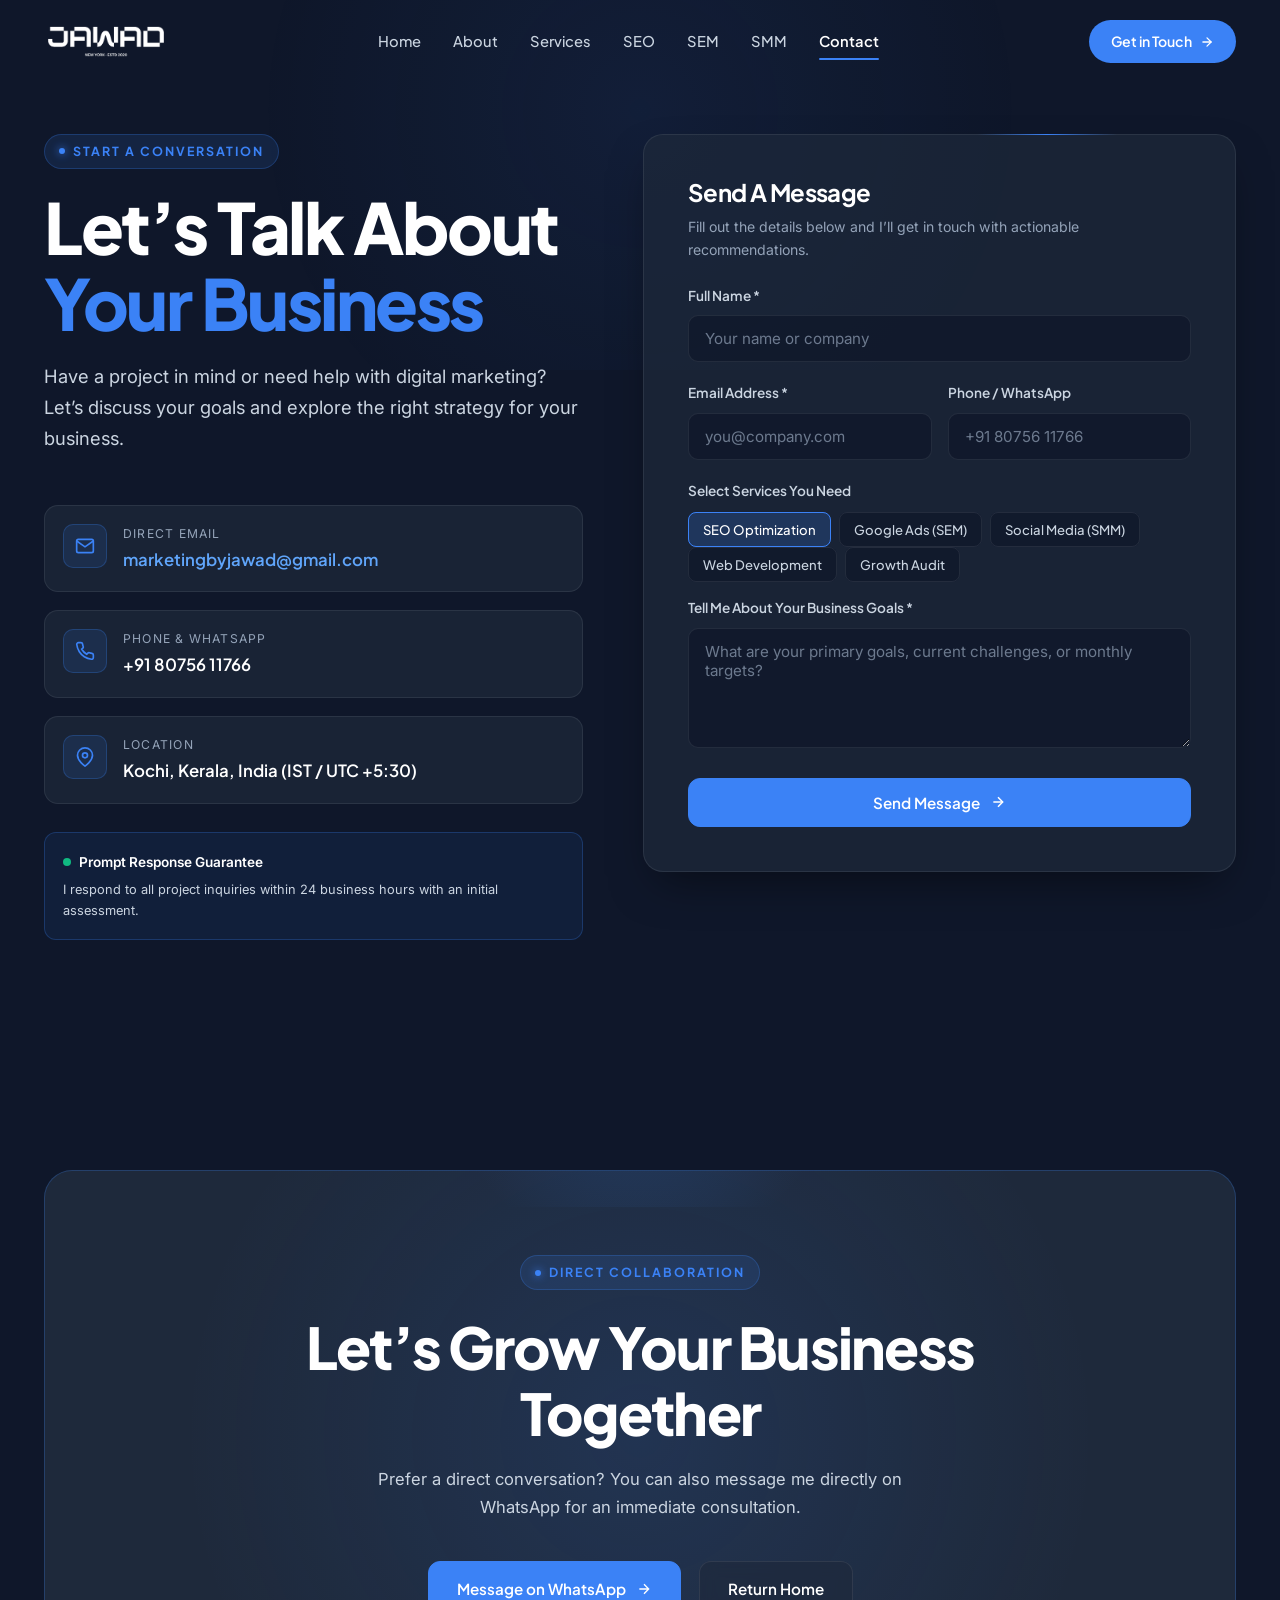
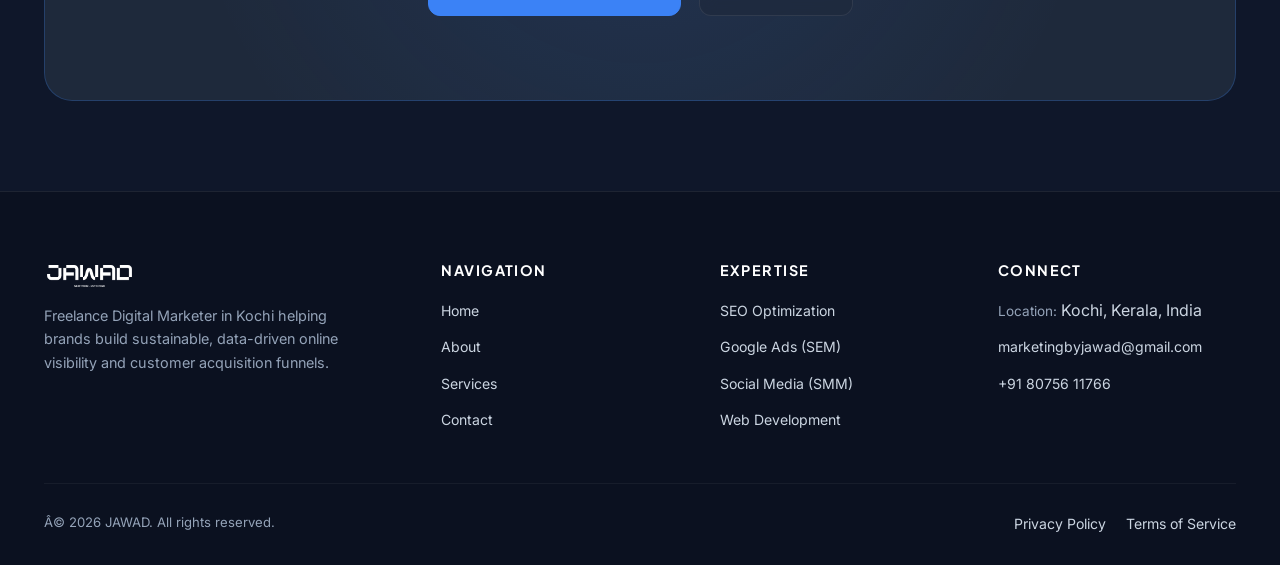
<file: contact.html>
﻿<!DOCTYPE html>
<html lang="en">
<head>
  <meta charset="UTF-8">
  <meta name="viewport" content="width=device-width, initial-scale=1.0">
  <title>Contact Jawad | Freelance Digital Marketer in Kochi</title>
  <meta name="description" content="Let's talk about your business. Contact Jawad, Freelance Digital Marketer in Kochi, for SEO audits, Google Ads management, and social media campaigns.">
  <link rel="stylesheet" href="assets/css/style.css">
  <link rel="icon" type="image/png" href="assets/images/logo-white.png">
</head>
<body>

  <!-- Sticky Header / Navbar -->
  <header class="site-header">
    <div class="container header-container">
      <a href="index.html" class="site-logo" aria-label="JAWAD Home">
        <img src="assets/images/logo-white.png" alt="JAWAD" width="140" height="42">
      </a>

      <nav class="nav-menu" aria-label="Primary Navigation">
        <a href="index.html" class="nav-link">Home</a>
        <a href="about.html" class="nav-link">About</a>
        <a href="services.html" class="nav-link">Services</a>
        <a href="seo.html" class="nav-link">SEO</a>
        <a href="sem.html" class="nav-link">SEM</a>
        <a href="smm.html" class="nav-link">SMM</a>
        <a href="contact.html" class="nav-link active">Contact</a>
      </nav>

      <div class="header-actions">
        <a href="contact.html" class="btn-header-cta">
          <span>Get in Touch</span>
          <svg class="icon-arrow" width="14" height="14" viewBox="0 0 24 24" fill="none" stroke="currentColor" stroke-width="2.2" stroke-linecap="round" stroke-linejoin="round">
            <line x1="5" y1="12" x2="19" y2="12"></line>
            <polyline points="12 5 19 12 12 19"></polyline>
          </svg>
        </a>

        <button class="mobile-toggle" aria-label="Toggle Menu" aria-expanded="false">
          <span></span>
          <span></span>
          <span></span>
        </button>
      </div>
    </div>
  </header>

  <!-- Mobile Navigation Overlay -->
  <div class="mobile-nav-overlay" aria-hidden="true">
    <div class="mobile-nav-links">
      <a href="index.html" class="mobile-nav-link">Home</a>
      <a href="about.html" class="mobile-nav-link">About</a>
      <a href="services.html" class="mobile-nav-link">Services</a>
      <a href="seo.html" class="mobile-nav-link">SEO</a>
      <a href="sem.html" class="mobile-nav-link">SEM</a>
      <a href="smm.html" class="mobile-nav-link">SMM</a>
      <a href="contact.html" class="mobile-nav-link active">Contact</a>
    </div>
    <a href="contact.html" class="btn btn-primary">
      <span>Get in Touch</span>
      <svg class="btn-arrow" width="16" height="16" viewBox="0 0 24 24" fill="none" stroke="currentColor" stroke-width="2">
        <path d="M5 12h14M12 5l7 7-7 7"/>
      </svg>
    </a>
  </div>

  <main>
    <!-- CONTACT SECTION -->
    <section class="section" style="padding-top: calc(var(--header-height) + 50px);">
      <div class="container contact-grid">
        <!-- LEFT COLUMN: Contact Details -->
        <div class="contact-info reveal-init">
          <span class="eyebrow">Start A Conversation</span>
          <h1 class="display-title" style="margin-bottom: 1.25rem;">
            Let’s Talk About <span class="text-accent">Your Business</span>
          </h1>

          <p class="section-subtitle" style="margin-bottom: 2rem; font-size: 1.15rem; line-height: 1.7;">
            Have a project in mind or need help with digital marketing? Let’s discuss your goals and explore the right strategy for your business.
          </p>

          <div class="contact-detail-card">
            <div class="contact-detail-icon">
              <svg width="20" height="20" viewBox="0 0 24 24" fill="none" stroke="currentColor" stroke-width="2">
                <path d="M4 4h16c1.1 0 2 .9 2 2v12c0 1.1-.9 2-2 2H4c-1.1 0-2-.9-2-2V6c0-1.1.9-2 2-2z"></path>
                <polyline points="22,6 12,13 2,6"></polyline>
              </svg>
            </div>
            <div>
              <div class="contact-detail-label">Direct Email</div>
              <a href="mailto:marketingbyjawad@gmail.com" class="contact-detail-val" style="color: var(--accent-light);">marketingbyjawad@gmail.com</a>
            </div>
          </div>

          <div class="contact-detail-card">
            <div class="contact-detail-icon">
              <svg width="20" height="20" viewBox="0 0 24 24" fill="none" stroke="currentColor" stroke-width="2">
                <path d="M22 16.92v3a2 2 0 0 1-2.18 2 19.79 19.79 0 0 1-8.63-3.07 19.5 19.5 0 0 1-6-6 19.79 19.79 0 0 1-3.07-8.67A2 2 0 0 1 4.11 2h3a2 2 0 0 1 2 1.72 12.84 12.84 0 0 0 .7 2.81 2 2 0 0 1-.45 2.11L8.09 9.91a16 16 0 0 0 6 6l1.27-1.27a2 2 0 0 1 2.11-.45 12.84 12.84 0 0 0 2.81.7A2 2 0 0 1 22 16.92z"></path>
              </svg>
            </div>
            <div>
              <div class="contact-detail-label">Phone & WhatsApp</div>
              <a href="https://wa.me/918075611766" target="_blank" rel="noopener noreferrer" class="contact-detail-val">+91 80756 11766</a>
            </div>
          </div>

          <div class="contact-detail-card">
            <div class="contact-detail-icon">
              <svg width="20" height="20" viewBox="0 0 24 24" fill="none" stroke="currentColor" stroke-width="2">
                <path d="M21 10c0 7-9 13-9 13s-9-6-9-13a9 9 0 0 1 18 0z"></path>
                <circle cx="12" cy="10" r="3"></circle>
              </svg>
            </div>
            <div>
              <div class="contact-detail-label">Location</div>
              <div class="contact-detail-val">Kochi, Kerala, India (IST / UTC +5:30)</div>
            </div>
          </div>

          <div style="margin-top: 28px; padding: 18px; border-radius: 12px; background: rgba(59, 130, 246, 0.08); border: 1px solid var(--border-accent);">
            <div style="display: flex; align-items: center; gap: 8px; font-size: 0.85rem; color: #fff; font-weight: 600;">
              <span style="width: 8px; height: 8px; border-radius: 50%; background: #10B981; display: inline-block;"></span>
              <span>Prompt Response Guarantee</span>
            </div>
            <p style="font-size: 0.8rem; color: var(--text-secondary); margin-top: 6px;">
              I respond to all project inquiries within 24 business hours with an initial assessment.
            </p>
          </div>
        </div>

        <!-- RIGHT COLUMN: Modern Contact Form -->
        <div class="reveal-scale delay-200">
          <div class="contact-form-card">
            <h2 style="font-size: 1.5rem; margin-bottom: 8px;">Send A Message</h2>
            <p style="font-size: 0.88rem; color: var(--text-muted); margin-bottom: 24px;">
              Fill out the details below and I’ll get in touch with actionable recommendations.
            </p>

            <form id="contactForm">
              <div class="form-group">
                <label for="name" class="form-label">Full Name *</label>
                <input type="text" id="name" name="name" class="form-control" placeholder="Your name or company" required>
              </div>

              <div class="grid grid-2" style="gap: 16px;">
                <div class="form-group">
                  <label for="email" class="form-label">Email Address *</label>
                  <input type="email" id="email" name="email" class="form-control" placeholder="you@company.com" required>
                </div>

                <div class="form-group">
                  <label for="phone" class="form-label">Phone / WhatsApp</label>
                  <input type="tel" id="phone" name="phone" class="form-control" placeholder="+91 80756 11766">
                </div>
              </div>

              <div class="form-group">
                <label class="form-label">Select Services You Need</label>
                <div class="chips-group">
                  <label>
                    <input type="checkbox" name="services" value="SEO" class="chip-input" checked>
                    <span class="chip-label">SEO Optimization</span>
                  </label>
                  <label>
                    <input type="checkbox" name="services" value="Google Ads" class="chip-input">
                    <span class="chip-label">Google Ads (SEM)</span>
                  </label>
                  <label>
                    <input type="checkbox" name="services" value="Social Media" class="chip-input">
                    <span class="chip-label">Social Media (SMM)</span>
                  </label>
                  <label>
                    <input type="checkbox" name="services" value="Web Dev" class="chip-input">
                    <span class="chip-label">Web Development</span>
                  </label>
                  <label>
                    <input type="checkbox" name="services" value="Audit" class="chip-input">
                    <span class="chip-label">Growth Audit</span>
                  </label>
                </div>
              </div>

              <div class="form-group">
                <label for="message" class="form-label">Tell Me About Your Business Goals *</label>
                <textarea id="message" name="message" class="form-control" placeholder="What are your primary goals, current challenges, or monthly targets?" required></textarea>
              </div>

              <button type="submit" class="btn btn-primary" style="width: 100%; margin-top: 10px;">
                <span>Send Message</span>
                <svg class="btn-arrow" width="16" height="16" viewBox="0 0 24 24" fill="none" stroke="currentColor" stroke-width="2.2">
                  <line x1="5" y1="12" x2="19" y2="12"></line>
                  <polyline points="12 5 19 12 12 19"></polyline>
                </svg>
              </button>
            </form>
          </div>
        </div>
      </div>
    </section>

    <!-- FINAL CTA BANNER -->
    <section class="section section-compact">
      <div class="container">
        <div class="final-cta reveal-scale">
          <span class="eyebrow" style="margin-bottom: 1.5rem;">Direct Collaboration</span>
          <h2 class="final-cta-title">Let’s Grow Your Business Together</h2>
          <p class="final-cta-desc">
            Prefer a direct conversation? You can also message me directly on WhatsApp for an immediate consultation.
          </p>
          <div class="final-cta-actions">
            <a href="https://wa.me/918075611766" target="_blank" rel="noopener noreferrer" class="btn btn-primary">
              <span>Message on WhatsApp</span>
              <svg class="btn-arrow" width="16" height="16" viewBox="0 0 24 24" fill="none" stroke="currentColor" stroke-width="2">
                <path d="M5 12h14M12 5l7 7-7 7"/>
              </svg>
            </a>
            <a href="index.html" class="btn btn-secondary">
              <span>Return Home</span>
            </a>
          </div>
        </div>
      </div>
    </section>
  </main>

  <!-- FOOTER -->
  <footer class="site-footer">
    <div class="container">
      <div class="footer-grid">
        <div class="footer-brand">
          <a href="index.html" class="footer-logo" aria-label="JAWAD Logo">
            <img src="assets/images/logo-white.png" alt="JAWAD" width="120" height="36">
          </a>
          <p>
            Freelance Digital Marketer in Kochi helping brands build sustainable, data-driven online visibility and customer acquisition funnels.
          </p>
        </div>

        <div class="footer-column">
          <h4>Navigation</h4>
          <ul class="footer-links">
            <li><a href="index.html" class="footer-link">Home</a></li>
            <li><a href="about.html" class="footer-link">About</a></li>
            <li><a href="services.html" class="footer-link">Services</a></li>
            <li><a href="contact.html" class="footer-link">Contact</a></li>
          </ul>
        </div>

        <div class="footer-column">
          <h4>Expertise</h4>
          <ul class="footer-links">
            <li><a href="seo.html" class="footer-link">SEO Optimization</a></li>
            <li><a href="sem.html" class="footer-link">Google Ads (SEM)</a></li>
            <li><a href="smm.html" class="footer-link">Social Media (SMM)</a></li>
            <li><a href="services.html" class="footer-link">Web Development</a></li>
          </ul>
        </div>

        <div class="footer-column">
          <h4>Connect</h4>
          <ul class="footer-links">
            <li><span style="color: var(--text-muted); font-size: 0.85rem;">Location:</span> Kochi, Kerala, India</li>
            <li><a href="mailto:marketingbyjawad@gmail.com" class="footer-link">marketingbyjawad@gmail.com</a></li>
            <li><a href="tel:+918075611766" class="footer-link">+91 80756 11766</a></li>
          </ul>
        </div>
      </div>

      <div class="footer-bottom">
        <div>Â© 2026 JAWAD. All rights reserved.</div>
        <div style="display: flex; gap: 20px;">
          <a href="contact.html" class="footer-link">Privacy Policy</a>
          <a href="contact.html" class="footer-link">Terms of Service</a>
        </div>
      </div>
    </div>
  </footer>

  <script src="assets/js/main.js"></script>
</body>
</html>
</file>
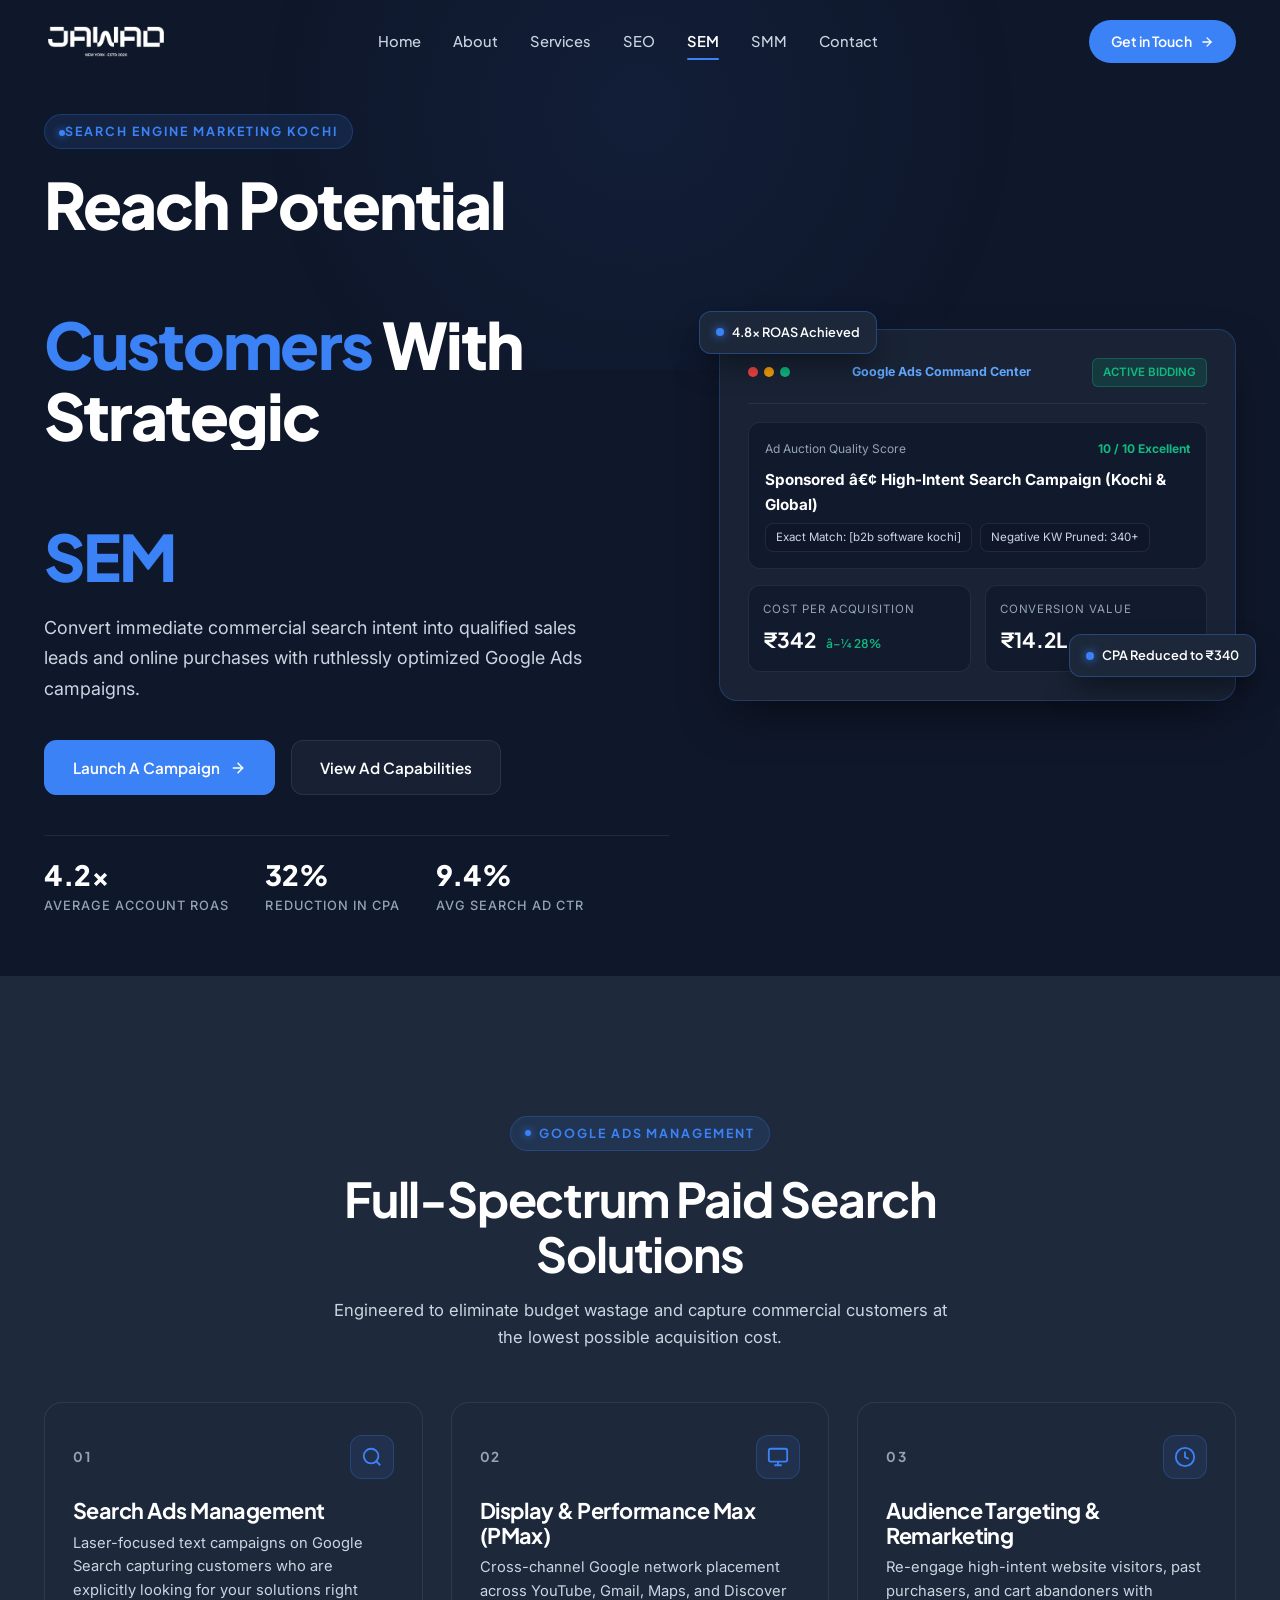
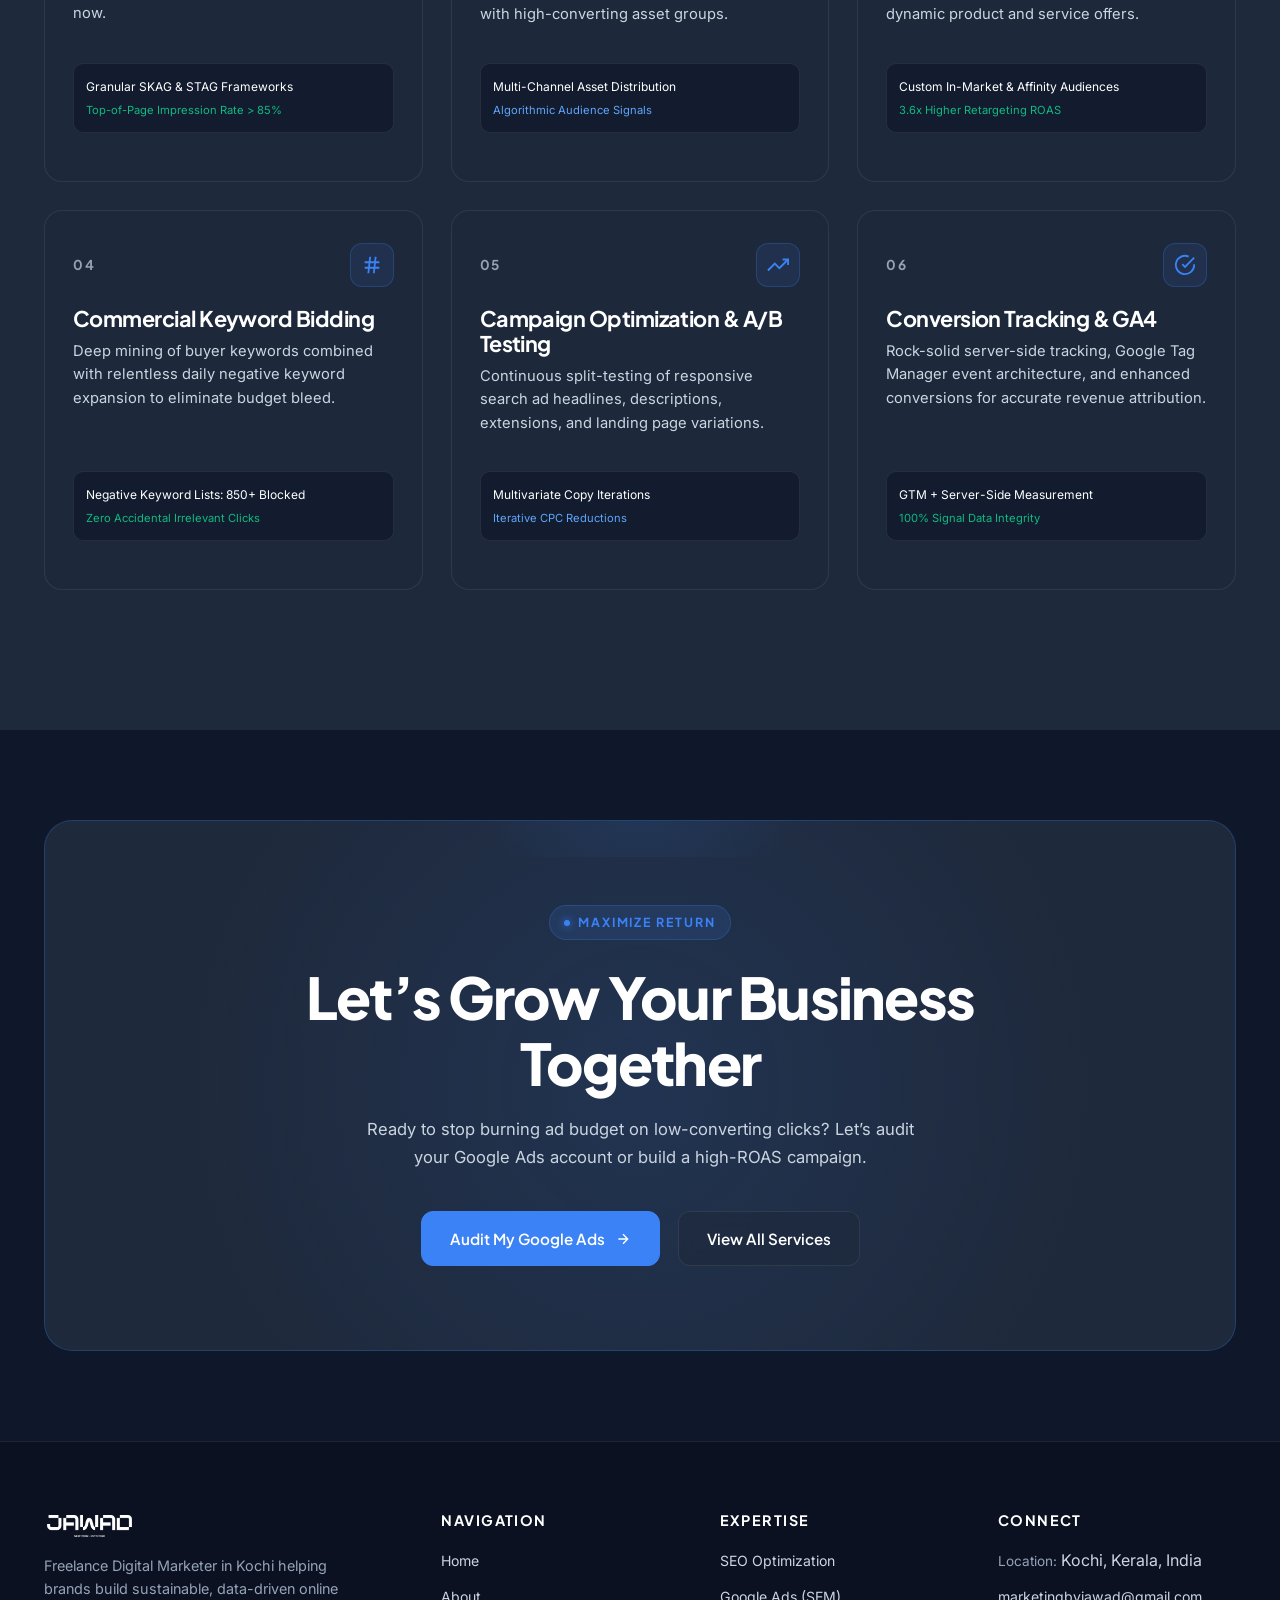
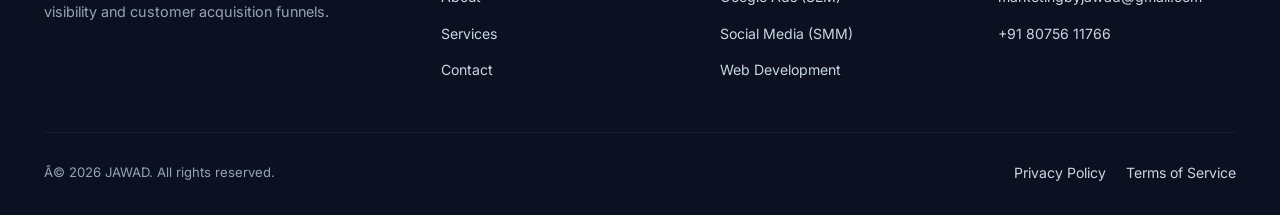
<file: sem.html>
﻿<!DOCTYPE html>
<html lang="en">
<head>
  <meta charset="UTF-8">
  <meta name="viewport" content="width=device-width, initial-scale=1.0">
  <title>SEM & Google Ads Expert in Kochi | High ROAS Campaigns | JAWAD</title>
  <meta name="description" content="Reach potential customers with SEM. Freelance Google Ads and paid search specialist in Kochi delivering high conversion rates and transparent ROAS.">
  <link rel="stylesheet" href="assets/css/style.css">
  <link rel="icon" type="image/png" href="assets/images/logo-white.png">
</head>
<body>

  <!-- Sticky Header / Navbar -->
  <header class="site-header">
    <div class="container header-container">
      <a href="index.html" class="site-logo" aria-label="JAWAD Home">
        <img src="assets/images/logo-white.png" alt="JAWAD" width="140" height="42">
      </a>

      <nav class="nav-menu" aria-label="Primary Navigation">
        <a href="index.html" class="nav-link">Home</a>
        <a href="about.html" class="nav-link">About</a>
        <a href="services.html" class="nav-link">Services</a>
        <a href="seo.html" class="nav-link">SEO</a>
        <a href="sem.html" class="nav-link active">SEM</a>
        <a href="smm.html" class="nav-link">SMM</a>
        <a href="contact.html" class="nav-link">Contact</a>
      </nav>

      <div class="header-actions">
        <a href="contact.html" class="btn-header-cta">
          <span>Get in Touch</span>
          <svg class="icon-arrow" width="14" height="14" viewBox="0 0 24 24" fill="none" stroke="currentColor" stroke-width="2.2" stroke-linecap="round" stroke-linejoin="round">
            <line x1="5" y1="12" x2="19" y2="12"></line>
            <polyline points="12 5 19 12 12 19"></polyline>
          </svg>
        </a>

        <button class="mobile-toggle" aria-label="Toggle Menu" aria-expanded="false">
          <span></span>
          <span></span>
          <span></span>
        </button>
      </div>
    </div>
  </header>

  <!-- Mobile Navigation Overlay -->
  <div class="mobile-nav-overlay" aria-hidden="true">
    <div class="mobile-nav-links">
      <a href="index.html" class="mobile-nav-link">Home</a>
      <a href="about.html" class="mobile-nav-link">About</a>
      <a href="services.html" class="mobile-nav-link">Services</a>
      <a href="seo.html" class="mobile-nav-link">SEO</a>
      <a href="sem.html" class="mobile-nav-link active">SEM</a>
      <a href="smm.html" class="mobile-nav-link">SMM</a>
      <a href="contact.html" class="mobile-nav-link">Contact</a>
    </div>
    <a href="contact.html" class="btn btn-primary">
      <span>Get in Touch</span>
      <svg class="btn-arrow" width="16" height="16" viewBox="0 0 24 24" fill="none" stroke="currentColor" stroke-width="2">
        <path d="M5 12h14M12 5l7 7-7 7"/>
      </svg>
    </a>
  </div>

  <main>
    <!-- HERO SECTION -->
    <section class="hero">
      <div class="container hero-grid">
        <div class="hero-content">
          <div class="line-reveal-wrap">
            <span class="eyebrow line-reveal-inner">SEARCH ENGINE MARKETING KOCHI</span>
          </div>

          <h1 class="hero-title">
            <span class="line-reveal-wrap"><span class="line-reveal-inner">Reach Potential</span></span><br>
            <span class="line-reveal-wrap"><span class="line-reveal-inner"><span class="highlight">Customers</span> With Strategic</span></span><br>
            <span class="line-reveal-wrap"><span class="line-reveal-inner"><span class="highlight">SEM</span></span></span>
          </h1>

          <p class="hero-description reveal-init delay-200">
            Convert immediate commercial search intent into qualified sales leads and online purchases with ruthlessly optimized Google Ads campaigns.
          </p>

          <div class="hero-actions reveal-init delay-300">
            <a href="contact.html" class="btn btn-primary">
              <span>Launch A Campaign</span>
              <svg class="btn-arrow" width="16" height="16" viewBox="0 0 24 24" fill="none" stroke="currentColor" stroke-width="2.2" stroke-linecap="round" stroke-linejoin="round">
                <line x1="5" y1="12" x2="19" y2="12"></line>
                <polyline points="12 5 19 12 12 19"></polyline>
              </svg>
            </a>
            <a href="#services" class="btn btn-secondary">
              <span>View Ad Capabilities</span>
            </a>
          </div>

          <div class="hero-stats reveal-init delay-400">
            <div class="stat-item">
              <span class="stat-number" data-counter="4.2" data-suffix="x">4.2x</span>
              <span class="stat-label">Average Account ROAS</span>
            </div>
            <div class="stat-item">
              <span class="stat-number" data-counter="32" data-suffix="%">-32%</span>
              <span class="stat-label">Reduction in CPA</span>
            </div>
            <div class="stat-item">
              <span class="stat-number" data-counter="9.4" data-suffix="%">9.4%</span>
              <span class="stat-label">Avg Search Ad CTR</span>
            </div>
          </div>
        </div>

        <!-- SEM ANIMATED VISUAL -->
        <div class="hero-visual-wrapper reveal-scale delay-300">
          <div class="floating-badge badge-1">
            <span class="badge-dot"></span>
            <span>4.8x ROAS Achieved</span>
          </div>
          <div class="floating-badge badge-2">
            <span class="badge-dot"></span>
            <span>CPA Reduced to ₹340</span>
          </div>

          <div class="service-hero-visual">
            <div class="visual-header-bar">
              <div class="window-dots">
                <span></span><span></span><span></span>
              </div>
              <div style="font-size: 0.78rem; font-weight: 700; color: #60A5FA;">
                Google Ads Command Center
              </div>
              <span class="visual-badge" style="background: rgba(16,185,129,0.15); color: #10B981; border-color: rgba(16,185,129,0.3);">ACTIVE BIDDING</span>
            </div>

            <!-- Ad Auction Visual Box -->
            <div style="background: rgba(15, 23, 42, 0.75); border: 1px solid var(--border); border-radius: 12px; padding: 16px; margin-bottom: 16px;">
              <div style="display: flex; justify-content: space-between; font-size: 0.75rem; margin-bottom: 8px;">
                <span style="color: var(--text-muted);">Ad Auction Quality Score</span>
                <span style="color: #10B981; font-weight: 700;">10 / 10 Excellent</span>
              </div>
              <div style="font-size: 0.95rem; font-weight: 700; color: #FFFFFF; margin-bottom: 6px;">
                Sponsored â€¢ High-Intent Search Campaign (Kochi & Global)
              </div>
              <div style="display: flex; gap: 8px; flex-wrap: wrap;">
                <span class="keyword-pill" style="font-size: 0.72rem; padding: 4px 10px;">Exact Match: [b2b software kochi]</span>
                <span class="keyword-pill" style="font-size: 0.72rem; padding: 4px 10px;">Negative KW Pruned: 340+</span>
              </div>
            </div>

            <!-- Campaign Performance Grid -->
            <div class="visual-metrics-grid" style="margin-bottom: 0;">
              <div class="visual-metric-card">
                <div class="metric-title">Cost Per Acquisition</div>
                <div class="metric-val">₹342 <span class="metric-growth">â–¼ 28%</span></div>
              </div>
              <div class="visual-metric-card">
                <div class="metric-title">Conversion Value</div>
                <div class="metric-val">₹14.2L <span class="metric-growth">▲ 52%</span></div>
              </div>
            </div>
          </div>
        </div>
      </div>
    </section>

    <!-- 6 CORE SEM CAPABILITIES -->
    <section class="section" id="services" style="background: var(--bg-secondary);">
      <div class="container">
        <div class="reveal-init" style="text-align: center; max-width: 680px; margin: 0 auto 50px;">
          <span class="eyebrow">Google Ads Management</span>
          <h2 class="section-title">Full-Spectrum Paid Search Solutions</h2>
          <p class="section-subtitle" style="margin: 0 auto;">
            Engineered to eliminate budget wastage and capture commercial customers at the lowest possible acquisition cost.
          </p>
        </div>

        <div class="grid grid-3">
          <!-- Item 1 -->
          <div class="card-service reveal-scale delay-100">
            <div>
              <div class="card-service-top">
                <span class="card-number">01</span>
                <div class="card-icon-box">
                  <svg width="22" height="22" viewBox="0 0 24 24" fill="none" stroke="currentColor" stroke-width="2">
                    <circle cx="11" cy="11" r="8"></circle>
                    <line x1="21" y1="21" x2="16.65" y2="16.65"></line>
                  </svg>
                </div>
              </div>
              <h3 class="card-title">Search Ads Management</h3>
              <p class="card-desc">
                Laser-focused text campaigns on Google Search capturing customers who are explicitly looking for your solutions right now.
              </p>
            </div>
            <div class="card-visual-preview">
              <div style="font-size: 0.75rem; color: #fff;">Granular SKAG & STAG Frameworks</div>
              <div style="font-size: 0.7rem; color: #10B981; margin-top: 4px;">Top-of-Page Impression Rate &gt; 85%</div>
            </div>
          </div>

          <!-- Item 2 -->
          <div class="card-service reveal-scale delay-200">
            <div>
              <div class="card-service-top">
                <span class="card-number">02</span>
                <div class="card-icon-box">
                  <svg width="22" height="22" viewBox="0 0 24 24" fill="none" stroke="currentColor" stroke-width="2">
                    <rect x="2" y="3" width="20" height="14" rx="2" ry="2"></rect>
                    <line x1="8" y1="21" x2="16" y2="21"></line>
                    <line x1="12" y1="17" x2="12" y2="21"></line>
                  </svg>
                </div>
              </div>
              <h3 class="card-title">Display & Performance Max (PMax)</h3>
              <p class="card-desc">
                Cross-channel Google network placement across YouTube, Gmail, Maps, and Discover with high-converting asset groups.
              </p>
            </div>
            <div class="card-visual-preview">
              <div style="font-size: 0.75rem; color: #fff;">Multi-Channel Asset Distribution</div>
              <div style="font-size: 0.7rem; color: #60A5FA; margin-top: 4px;">Algorithmic Audience Signals</div>
            </div>
          </div>

          <!-- Item 3 -->
          <div class="card-service reveal-scale delay-300">
            <div>
              <div class="card-service-top">
                <span class="card-number">03</span>
                <div class="card-icon-box">
                  <svg width="22" height="22" viewBox="0 0 24 24" fill="none" stroke="currentColor" stroke-width="2">
                    <circle cx="12" cy="12" r="10"></circle>
                    <path d="M12 6v6l4 2"></path>
                  </svg>
                </div>
              </div>
              <h3 class="card-title">Audience Targeting & Remarketing</h3>
              <p class="card-desc">
                Re-engage high-intent website visitors, past purchasers, and cart abandoners with dynamic product and service offers.
              </p>
            </div>
            <div class="card-visual-preview">
              <div style="font-size: 0.75rem; color: #fff;">Custom In-Market & Affinity Audiences</div>
              <div style="font-size: 0.7rem; color: #10B981; margin-top: 4px;">3.6x Higher Retargeting ROAS</div>
            </div>
          </div>

          <!-- Item 4 -->
          <div class="card-service reveal-scale delay-100">
            <div>
              <div class="card-service-top">
                <span class="card-number">04</span>
                <div class="card-icon-box">
                  <svg width="22" height="22" viewBox="0 0 24 24" fill="none" stroke="currentColor" stroke-width="2">
                    <line x1="4" y1="9" x2="20" y2="9"></line>
                    <line x1="4" y1="15" x2="20" y2="15"></line>
                    <line x1="10" y1="3" x2="8" y2="21"></line>
                    <line x1="16" y1="3" x2="14" y2="21"></line>
                  </svg>
                </div>
              </div>
              <h3 class="card-title">Commercial Keyword Bidding</h3>
              <p class="card-desc">
                Deep mining of buyer keywords combined with relentless daily negative keyword expansion to eliminate budget bleed.
              </p>
            </div>
            <div class="card-visual-preview">
              <div style="font-size: 0.75rem; color: #fff;">Negative Keyword Lists: 850+ Blocked</div>
              <div style="font-size: 0.7rem; color: #10B981; margin-top: 4px;">Zero Accidental Irrelevant Clicks</div>
            </div>
          </div>

          <!-- Item 5 -->
          <div class="card-service reveal-scale delay-200">
            <div>
              <div class="card-service-top">
                <span class="card-number">05</span>
                <div class="card-icon-box">
                  <svg width="22" height="22" viewBox="0 0 24 24" fill="none" stroke="currentColor" stroke-width="2">
                    <polyline points="23 6 13.5 15.5 8.5 10.5 1 18"></polyline>
                    <polyline points="17 6 23 6 23 12"></polyline>
                  </svg>
                </div>
              </div>
              <h3 class="card-title">Campaign Optimization & A/B Testing</h3>
              <p class="card-desc">
                Continuous split-testing of responsive search ad headlines, descriptions, extensions, and landing page variations.
              </p>
            </div>
            <div class="card-visual-preview">
              <div style="font-size: 0.75rem; color: #fff;">Multivariate Copy Iterations</div>
              <div style="font-size: 0.7rem; color: #60A5FA; margin-top: 4px;">Iterative CPC Reductions</div>
            </div>
          </div>

          <!-- Item 6 -->
          <div class="card-service reveal-scale delay-300">
            <div>
              <div class="card-service-top">
                <span class="card-number">06</span>
                <div class="card-icon-box">
                  <svg width="22" height="22" viewBox="0 0 24 24" fill="none" stroke="currentColor" stroke-width="2">
                    <path d="M22 11.08V12a10 10 0 1 1-5.93-9.14"></path>
                    <polyline points="22 4 12 14.01 9 11.01"></polyline>
                  </svg>
                </div>
              </div>
              <h3 class="card-title">Conversion Tracking & GA4</h3>
              <p class="card-desc">
                Rock-solid server-side tracking, Google Tag Manager event architecture, and enhanced conversions for accurate revenue attribution.
              </p>
            </div>
            <div class="card-visual-preview">
              <div style="font-size: 0.75rem; color: #fff;">GTM + Server-Side Measurement</div>
              <div style="font-size: 0.7rem; color: #10B981; margin-top: 4px;">100% Signal Data Integrity</div>
            </div>
          </div>
        </div>
      </div>
    </section>

    <!-- FINAL CTA BANNER -->
    <section class="section section-compact">
      <div class="container">
        <div class="final-cta reveal-scale">
          <span class="eyebrow" style="margin-bottom: 1.5rem;">Maximize Return</span>
          <h2 class="final-cta-title">Let’s Grow Your Business Together</h2>
          <p class="final-cta-desc">
            Ready to stop burning ad budget on low-converting clicks? Let’s audit your Google Ads account or build a high-ROAS campaign.
          </p>
          <div class="final-cta-actions">
            <a href="contact.html" class="btn btn-primary">
              <span>Audit My Google Ads</span>
              <svg class="btn-arrow" width="16" height="16" viewBox="0 0 24 24" fill="none" stroke="currentColor" stroke-width="2">
                <path d="M5 12h14M12 5l7 7-7 7"/>
              </svg>
            </a>
            <a href="services.html" class="btn btn-secondary">
              <span>View All Services</span>
            </a>
          </div>
        </div>
      </div>
    </section>
  </main>

  <!-- FOOTER -->
  <footer class="site-footer">
    <div class="container">
      <div class="footer-grid">
        <div class="footer-brand">
          <a href="index.html" class="footer-logo" aria-label="JAWAD Logo">
            <img src="assets/images/logo-white.png" alt="JAWAD" width="120" height="36">
          </a>
          <p>
            Freelance Digital Marketer in Kochi helping brands build sustainable, data-driven online visibility and customer acquisition funnels.
          </p>
        </div>

        <div class="footer-column">
          <h4>Navigation</h4>
          <ul class="footer-links">
            <li><a href="index.html" class="footer-link">Home</a></li>
            <li><a href="about.html" class="footer-link">About</a></li>
            <li><a href="services.html" class="footer-link">Services</a></li>
            <li><a href="contact.html" class="footer-link">Contact</a></li>
          </ul>
        </div>

        <div class="footer-column">
          <h4>Expertise</h4>
          <ul class="footer-links">
            <li><a href="seo.html" class="footer-link">SEO Optimization</a></li>
            <li><a href="sem.html" class="footer-link">Google Ads (SEM)</a></li>
            <li><a href="smm.html" class="footer-link">Social Media (SMM)</a></li>
            <li><a href="services.html" class="footer-link">Web Development</a></li>
          </ul>
        </div>

        <div class="footer-column">
          <h4>Connect</h4>
          <ul class="footer-links">
            <li><span style="color: var(--text-muted); font-size: 0.85rem;">Location:</span> Kochi, Kerala, India</li>
            <li><a href="mailto:marketingbyjawad@gmail.com" class="footer-link">marketingbyjawad@gmail.com</a></li>
            <li><a href="tel:+918075611766" class="footer-link">+91 80756 11766</a></li>
          </ul>
        </div>
      </div>

      <div class="footer-bottom">
        <div>Â© 2026 JAWAD. All rights reserved.</div>
        <div style="display: flex; gap: 20px;">
          <a href="contact.html" class="footer-link">Privacy Policy</a>
          <a href="contact.html" class="footer-link">Terms of Service</a>
        </div>
      </div>
    </div>
  </footer>

  <script src="assets/js/main.js"></script>
</body>
</html>
</file>
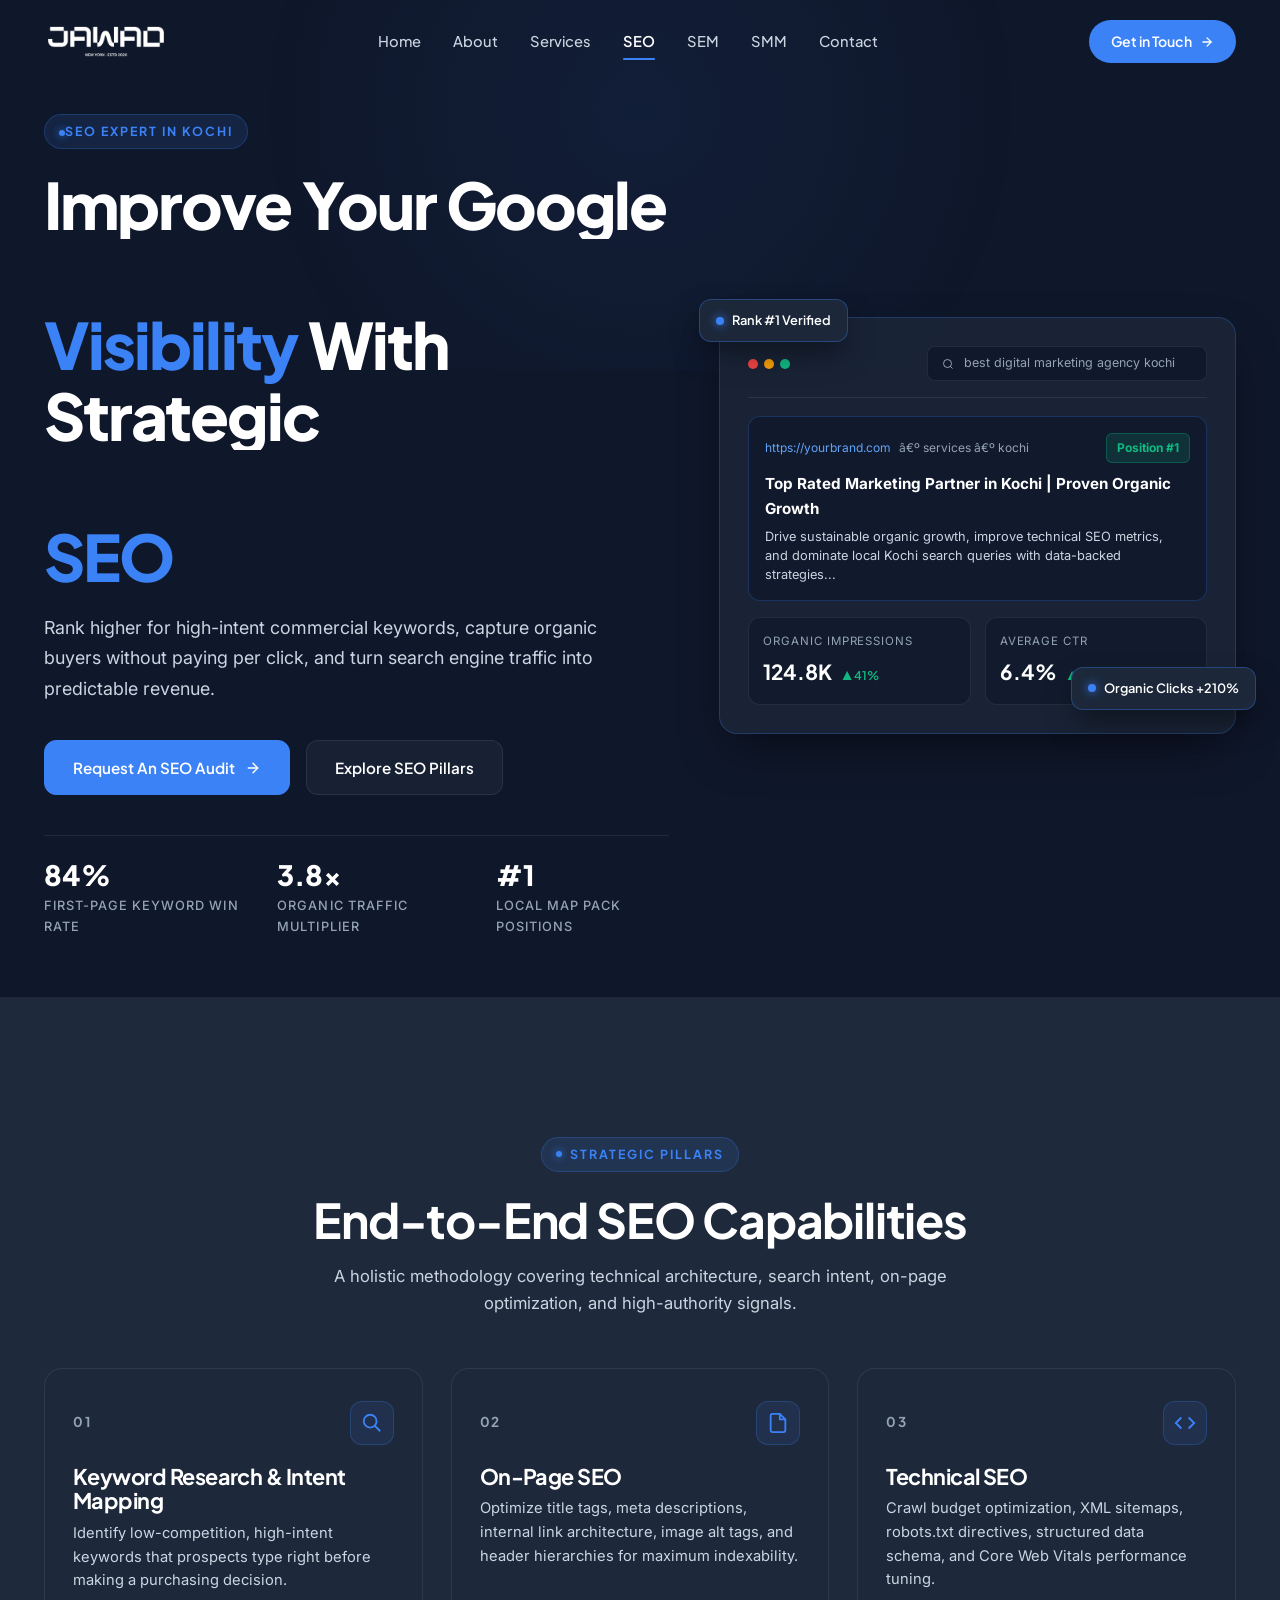
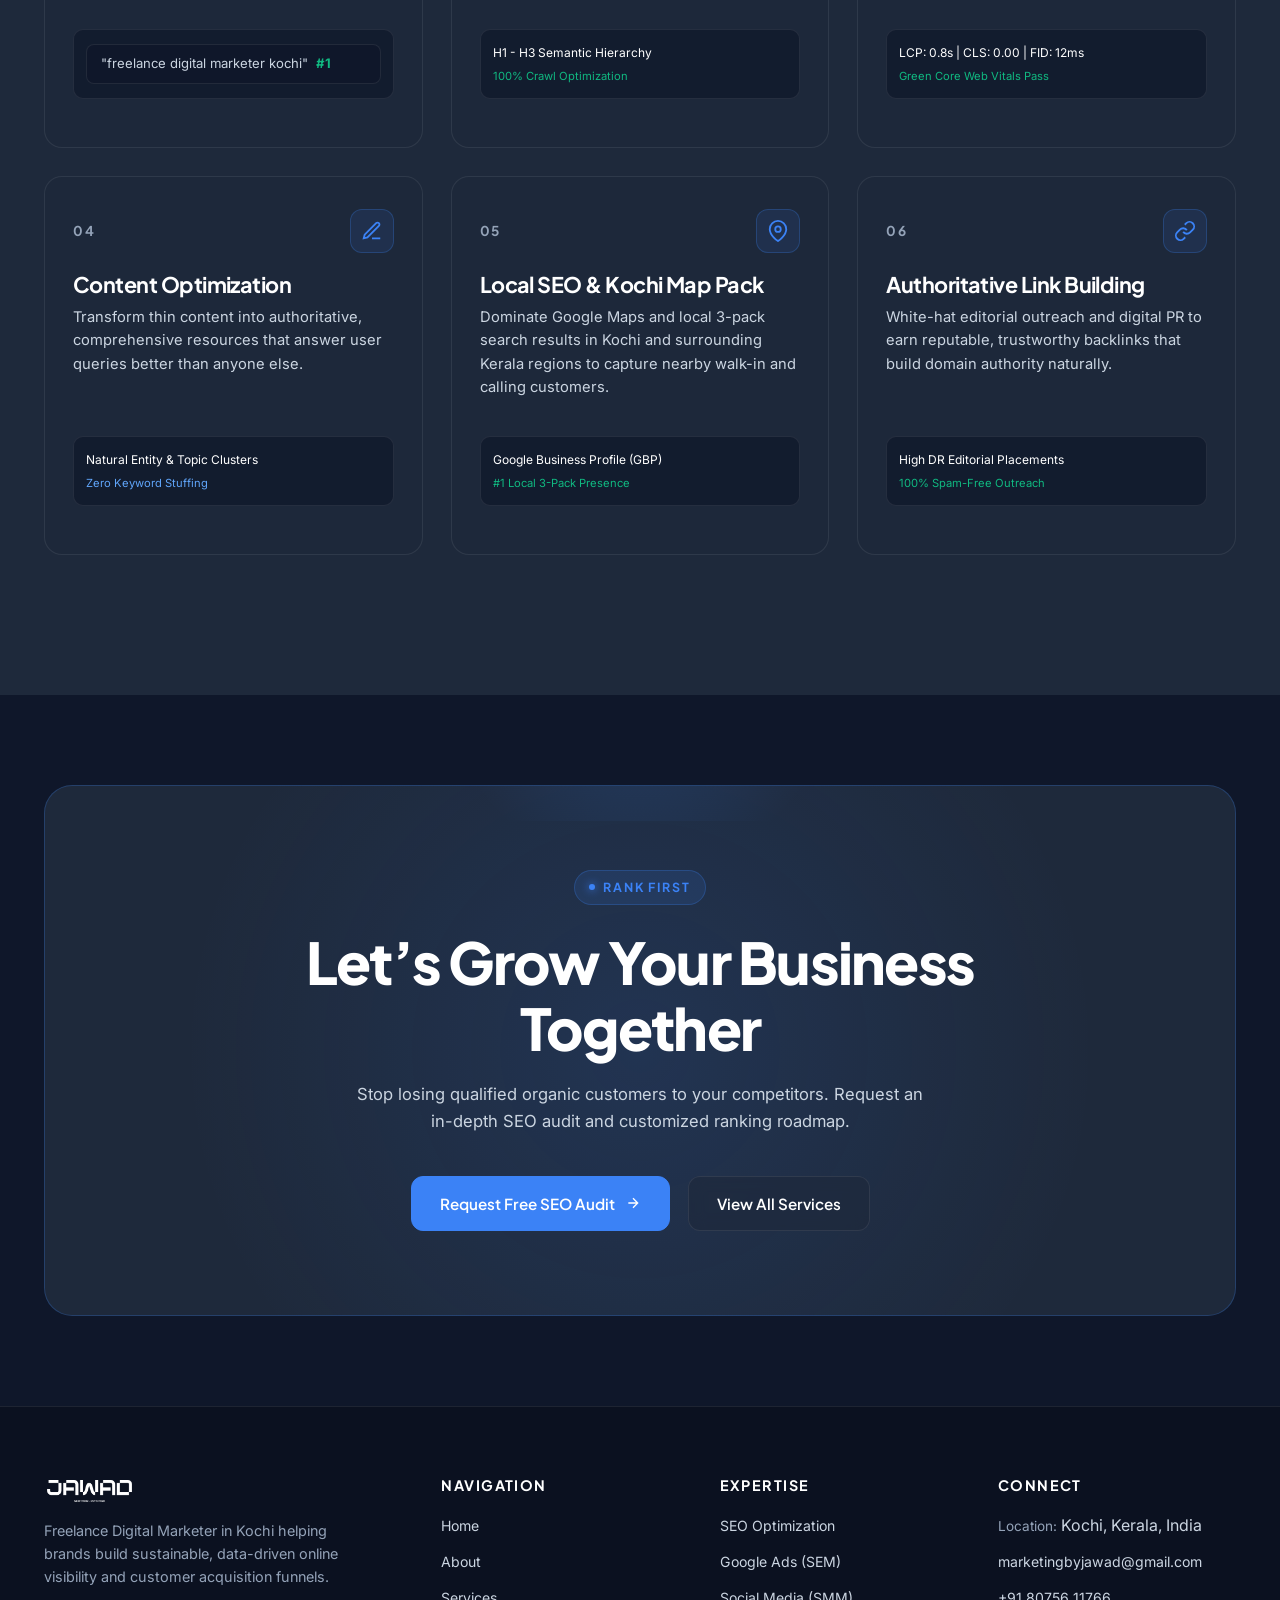
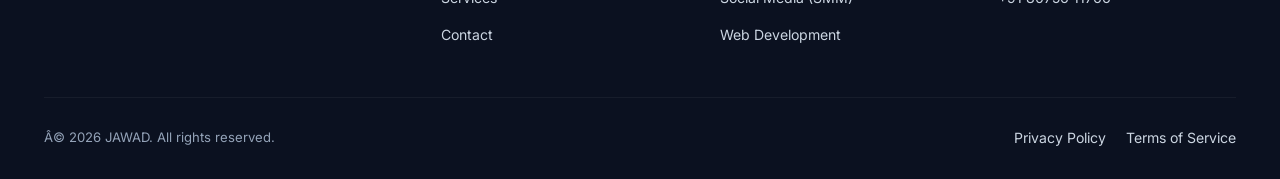
<file: seo.html>
﻿<!DOCTYPE html>
<html lang="en">
<head>
  <meta charset="UTF-8">
  <meta name="viewport" content="width=device-width, initial-scale=1.0">
  <title>SEO Expert in Kochi | Organic Search Optimization | JAWAD</title>
  <meta name="description" content="Improve your Google visibility with SEO. Freelance SEO expert in Kochi specializing in keyword strategy, technical SEO audits, on-page optimization, and local SEO.">
  <link rel="stylesheet" href="assets/css/style.css">
  <link rel="icon" type="image/png" href="assets/images/logo-white.png">
</head>
<body>

  <!-- Sticky Header / Navbar -->
  <header class="site-header">
    <div class="container header-container">
      <a href="index.html" class="site-logo" aria-label="JAWAD Home">
        <img src="assets/images/logo-white.png" alt="JAWAD" width="140" height="42">
      </a>

      <nav class="nav-menu" aria-label="Primary Navigation">
        <a href="index.html" class="nav-link">Home</a>
        <a href="about.html" class="nav-link">About</a>
        <a href="services.html" class="nav-link">Services</a>
        <a href="seo.html" class="nav-link active">SEO</a>
        <a href="sem.html" class="nav-link">SEM</a>
        <a href="smm.html" class="nav-link">SMM</a>
        <a href="contact.html" class="nav-link">Contact</a>
      </nav>

      <div class="header-actions">
        <a href="contact.html" class="btn-header-cta">
          <span>Get in Touch</span>
          <svg class="icon-arrow" width="14" height="14" viewBox="0 0 24 24" fill="none" stroke="currentColor" stroke-width="2.2" stroke-linecap="round" stroke-linejoin="round">
            <line x1="5" y1="12" x2="19" y2="12"></line>
            <polyline points="12 5 19 12 12 19"></polyline>
          </svg>
        </a>

        <button class="mobile-toggle" aria-label="Toggle Menu" aria-expanded="false">
          <span></span>
          <span></span>
          <span></span>
        </button>
      </div>
    </div>
  </header>

  <!-- Mobile Navigation Overlay -->
  <div class="mobile-nav-overlay" aria-hidden="true">
    <div class="mobile-nav-links">
      <a href="index.html" class="mobile-nav-link">Home</a>
      <a href="about.html" class="mobile-nav-link">About</a>
      <a href="services.html" class="mobile-nav-link">Services</a>
      <a href="seo.html" class="mobile-nav-link active">SEO</a>
      <a href="sem.html" class="mobile-nav-link">SEM</a>
      <a href="smm.html" class="mobile-nav-link">SMM</a>
      <a href="contact.html" class="mobile-nav-link">Contact</a>
    </div>
    <a href="contact.html" class="btn btn-primary">
      <span>Get in Touch</span>
      <svg class="btn-arrow" width="16" height="16" viewBox="0 0 24 24" fill="none" stroke="currentColor" stroke-width="2">
        <path d="M5 12h14M12 5l7 7-7 7"/>
      </svg>
    </a>
  </div>

  <main>
    <!-- HERO SECTION -->
    <section class="hero">
      <div class="container hero-grid">
        <div class="hero-content">
          <div class="line-reveal-wrap">
            <span class="eyebrow line-reveal-inner">SEO EXPERT IN KOCHI</span>
          </div>

          <h1 class="hero-title">
            <span class="line-reveal-wrap"><span class="line-reveal-inner">Improve Your Google</span></span><br>
            <span class="line-reveal-wrap"><span class="line-reveal-inner"><span class="highlight">Visibility</span> With Strategic</span></span><br>
            <span class="line-reveal-wrap"><span class="line-reveal-inner"><span class="highlight">SEO</span></span></span>
          </h1>

          <p class="hero-description reveal-init delay-200">
            Rank higher for high-intent commercial keywords, capture organic buyers without paying per click, and turn search engine traffic into predictable revenue.
          </p>

          <div class="hero-actions reveal-init delay-300">
            <a href="contact.html" class="btn btn-primary">
              <span>Request An SEO Audit</span>
              <svg class="btn-arrow" width="16" height="16" viewBox="0 0 24 24" fill="none" stroke="currentColor" stroke-width="2.2" stroke-linecap="round" stroke-linejoin="round">
                <line x1="5" y1="12" x2="19" y2="12"></line>
                <polyline points="12 5 19 12 12 19"></polyline>
              </svg>
            </a>
            <a href="#pillars" class="btn btn-secondary">
              <span>Explore SEO Pillars</span>
            </a>
          </div>

          <div class="hero-stats reveal-init delay-400">
            <div class="stat-item">
              <span class="stat-number" data-counter="84" data-suffix="%">84%</span>
              <span class="stat-label">First-Page Keyword Win Rate</span>
            </div>
            <div class="stat-item">
              <span class="stat-number" data-counter="3.8" data-suffix="x">3.8x</span>
              <span class="stat-label">Organic Traffic Multiplier</span>
            </div>
            <div class="stat-item">
              <span class="stat-number">#1</span>
              <span class="stat-label">Local Map Pack Positions</span>
            </div>
          </div>
        </div>

        <!-- SEO ANIMATED VISUAL -->
        <div class="hero-visual-wrapper reveal-scale delay-300">
          <div class="floating-badge badge-1">
            <span class="badge-dot"></span>
            <span>Rank #1 Verified</span>
          </div>
          <div class="floating-badge badge-2">
            <span class="badge-dot"></span>
            <span>Organic Clicks +210%</span>
          </div>

          <div class="service-hero-visual">
            <div class="visual-header-bar">
              <div class="window-dots">
                <span></span><span></span><span></span>
              </div>
              <div class="visual-search-bar" style="width: 100%; max-width: 280px;">
                <svg width="12" height="12" viewBox="0 0 24 24" fill="none" stroke="currentColor" stroke-width="2">
                  <circle cx="11" cy="11" r="8"></circle>
                  <line x1="21" y1="21" x2="16.65" y2="16.65"></line>
                </svg>
                <span>best digital marketing agency kochi</span>
              </div>
            </div>

            <!-- Simulated Search Result Card -->
            <div style="background: rgba(15, 23, 42, 0.75); border: 1px solid var(--border-accent); border-radius: 12px; padding: 16px; margin-bottom: 16px;">
              <div style="display: flex; align-items: center; justify-content: space-between; margin-bottom: 8px;">
                <div style="display: flex; align-items: center; gap: 8px; font-size: 0.75rem; color: #60A5FA;">
                  <span>https://yourbrand.com</span>
                  <span style="color: var(--text-muted);">â€º services â€º kochi</span>
                </div>
                <span class="rank-badge">Position #1</span>
              </div>
              <div style="font-size: 0.95rem; font-weight: 700; color: #FFFFFF; margin-bottom: 6px;">
                Top Rated Marketing Partner in Kochi | Proven Organic Growth
              </div>
              <div style="font-size: 0.8rem; color: var(--text-secondary); line-height: 1.5;">
                Drive sustainable organic growth, improve technical SEO metrics, and dominate local Kochi search queries with data-backed strategies...
              </div>
            </div>

            <!-- Traffic & Keywords Preview -->
            <div class="visual-metrics-grid" style="margin-bottom: 0;">
              <div class="visual-metric-card">
                <div class="metric-title">Organic Impressions</div>
                <div class="metric-val">124.8K <span class="metric-growth">▲ 41%</span></div>
              </div>
              <div class="visual-metric-card">
                <div class="metric-title">Average CTR</div>
                <div class="metric-val">6.4% <span class="metric-growth">▲ 2.1%</span></div>
              </div>
            </div>
          </div>
        </div>
      </div>
    </section>

    <!-- CORE SEO PILLARS -->
    <section class="section" id="pillars" style="background: var(--bg-secondary);">
      <div class="container">
        <div class="reveal-init" style="text-align: center; max-width: 680px; margin: 0 auto 50px;">
          <span class="eyebrow">Strategic Pillars</span>
          <h2 class="section-title">End-to-End SEO Capabilities</h2>
          <p class="section-subtitle" style="margin: 0 auto;">
            A holistic methodology covering technical architecture, search intent, on-page optimization, and high-authority signals.
          </p>
        </div>

        <div class="grid grid-3">
          <!-- Pillar 1 -->
          <div class="card-service reveal-scale delay-100">
            <div>
              <div class="card-service-top">
                <span class="card-number">01</span>
                <div class="card-icon-box">
                  <svg width="22" height="22" viewBox="0 0 24 24" fill="none" stroke="currentColor" stroke-width="2">
                    <path d="M21 21l-6-6m2-5a7 7 0 11-14 0 7 7 0 0114 0z"></path>
                  </svg>
                </div>
              </div>
              <h3 class="card-title">Keyword Research & Intent Mapping</h3>
              <p class="card-desc">
                Identify low-competition, high-intent keywords that prospects type right before making a purchasing decision.
              </p>
            </div>
            <div class="card-visual-preview">
              <div class="keyword-pill">
                <span>"freelance digital marketer kochi"</span>
                <span style="color: #10B981; font-weight: 700;">#1</span>
              </div>
            </div>
          </div>

          <!-- Pillar 2 -->
          <div class="card-service reveal-scale delay-200">
            <div>
              <div class="card-service-top">
                <span class="card-number">02</span>
                <div class="card-icon-box">
                  <svg width="22" height="22" viewBox="0 0 24 24" fill="none" stroke="currentColor" stroke-width="2">
                    <path d="M14 2H6a2 2 0 0 0-2 2v16a2 2 0 0 0 2 2h12a2 2 0 0 0 2-2V8z"></path>
                    <polyline points="14 2 14 8 20 8"></polyline>
                  </svg>
                </div>
              </div>
              <h3 class="card-title">On-Page SEO</h3>
              <p class="card-desc">
                Optimize title tags, meta descriptions, internal link architecture, image alt tags, and header hierarchies for maximum indexability.
              </p>
            </div>
            <div class="card-visual-preview">
              <div style="font-size: 0.75rem; color: #fff;">H1 - H3 Semantic Hierarchy</div>
              <div style="font-size: 0.7rem; color: #10B981; margin-top: 4px;">100% Crawl Optimization</div>
            </div>
          </div>

          <!-- Pillar 3 -->
          <div class="card-service reveal-scale delay-300">
            <div>
              <div class="card-service-top">
                <span class="card-number">03</span>
                <div class="card-icon-box">
                  <svg width="22" height="22" viewBox="0 0 24 24" fill="none" stroke="currentColor" stroke-width="2">
                    <polyline points="16 18 22 12 16 6"></polyline>
                    <polyline points="8 6 2 12 8 18"></polyline>
                  </svg>
                </div>
              </div>
              <h3 class="card-title">Technical SEO</h3>
              <p class="card-desc">
                Crawl budget optimization, XML sitemaps, robots.txt directives, structured data schema, and Core Web Vitals performance tuning.
              </p>
            </div>
            <div class="card-visual-preview">
              <div style="font-size: 0.75rem; color: #fff;">LCP: 0.8s | CLS: 0.00 | FID: 12ms</div>
              <div style="font-size: 0.7rem; color: #10B981; margin-top: 4px;">Green Core Web Vitals Pass</div>
            </div>
          </div>

          <!-- Pillar 4 -->
          <div class="card-service reveal-scale delay-100">
            <div>
              <div class="card-service-top">
                <span class="card-number">04</span>
                <div class="card-icon-box">
                  <svg width="22" height="22" viewBox="0 0 24 24" fill="none" stroke="currentColor" stroke-width="2">
                    <path d="M12 20h9"></path>
                    <path d="M16.5 3.5a2.121 2.121 0 0 1 3 3L7 19l-4 1 1-4L16.5 3.5z"></path>
                  </svg>
                </div>
              </div>
              <h3 class="card-title">Content Optimization</h3>
              <p class="card-desc">
                Transform thin content into authoritative, comprehensive resources that answer user queries better than anyone else.
              </p>
            </div>
            <div class="card-visual-preview">
              <div style="font-size: 0.75rem; color: #fff;">Natural Entity & Topic Clusters</div>
              <div style="font-size: 0.7rem; color: #60A5FA; margin-top: 4px;">Zero Keyword Stuffing</div>
            </div>
          </div>

          <!-- Pillar 5 -->
          <div class="card-service reveal-scale delay-200">
            <div>
              <div class="card-service-top">
                <span class="card-number">05</span>
                <div class="card-icon-box">
                  <svg width="22" height="22" viewBox="0 0 24 24" fill="none" stroke="currentColor" stroke-width="2">
                    <path d="M21 10c0 7-9 13-9 13s-9-6-9-13a9 9 0 0 1 18 0z"></path>
                    <circle cx="12" cy="10" r="3"></circle>
                  </svg>
                </div>
              </div>
              <h3 class="card-title">Local SEO & Kochi Map Pack</h3>
              <p class="card-desc">
                Dominate Google Maps and local 3-pack search results in Kochi and surrounding Kerala regions to capture nearby walk-in and calling customers.
              </p>
            </div>
            <div class="card-visual-preview">
              <div style="font-size: 0.75rem; color: #fff;">Google Business Profile (GBP)</div>
              <div style="font-size: 0.7rem; color: #10B981; margin-top: 4px;">#1 Local 3-Pack Presence</div>
            </div>
          </div>

          <!-- Pillar 6 -->
          <div class="card-service reveal-scale delay-300">
            <div>
              <div class="card-service-top">
                <span class="card-number">06</span>
                <div class="card-icon-box">
                  <svg width="22" height="22" viewBox="0 0 24 24" fill="none" stroke="currentColor" stroke-width="2">
                    <path d="M10 13a5 5 0 0 0 7.54.54l3-3a5 5 0 0 0-7.07-7.07l-1.72 1.71"></path>
                    <path d="M14 11a5 5 0 0 0-7.54-.54l-3 3a5 5 0 0 0 7.07 7.07l1.71-1.71"></path>
                  </svg>
                </div>
              </div>
              <h3 class="card-title">Authoritative Link Building</h3>
              <p class="card-desc">
                White-hat editorial outreach and digital PR to earn reputable, trustworthy backlinks that build domain authority naturally.
              </p>
            </div>
            <div class="card-visual-preview">
              <div style="font-size: 0.75rem; color: #fff;">High DR Editorial Placements</div>
              <div style="font-size: 0.7rem; color: #10B981; margin-top: 4px;">100% Spam-Free Outreach</div>
            </div>
          </div>
        </div>
      </div>
    </section>

    <!-- FINAL CTA BANNER -->
    <section class="section section-compact">
      <div class="container">
        <div class="final-cta reveal-scale">
          <span class="eyebrow" style="margin-bottom: 1.5rem;">Rank First</span>
          <h2 class="final-cta-title">Let’s Grow Your Business Together</h2>
          <p class="final-cta-desc">
            Stop losing qualified organic customers to your competitors. Request an in-depth SEO audit and customized ranking roadmap.
          </p>
          <div class="final-cta-actions">
            <a href="contact.html" class="btn btn-primary">
              <span>Request Free SEO Audit</span>
              <svg class="btn-arrow" width="16" height="16" viewBox="0 0 24 24" fill="none" stroke="currentColor" stroke-width="2">
                <path d="M5 12h14M12 5l7 7-7 7"/>
              </svg>
            </a>
            <a href="services.html" class="btn btn-secondary">
              <span>View All Services</span>
            </a>
          </div>
        </div>
      </div>
    </section>
  </main>

  <!-- FOOTER -->
  <footer class="site-footer">
    <div class="container">
      <div class="footer-grid">
        <div class="footer-brand">
          <a href="index.html" class="footer-logo" aria-label="JAWAD Logo">
            <img src="assets/images/logo-white.png" alt="JAWAD" width="120" height="36">
          </a>
          <p>
            Freelance Digital Marketer in Kochi helping brands build sustainable, data-driven online visibility and customer acquisition funnels.
          </p>
        </div>

        <div class="footer-column">
          <h4>Navigation</h4>
          <ul class="footer-links">
            <li><a href="index.html" class="footer-link">Home</a></li>
            <li><a href="about.html" class="footer-link">About</a></li>
            <li><a href="services.html" class="footer-link">Services</a></li>
            <li><a href="contact.html" class="footer-link">Contact</a></li>
          </ul>
        </div>

        <div class="footer-column">
          <h4>Expertise</h4>
          <ul class="footer-links">
            <li><a href="seo.html" class="footer-link">SEO Optimization</a></li>
            <li><a href="sem.html" class="footer-link">Google Ads (SEM)</a></li>
            <li><a href="smm.html" class="footer-link">Social Media (SMM)</a></li>
            <li><a href="services.html" class="footer-link">Web Development</a></li>
          </ul>
        </div>

        <div class="footer-column">
          <h4>Connect</h4>
          <ul class="footer-links">
            <li><span style="color: var(--text-muted); font-size: 0.85rem;">Location:</span> Kochi, Kerala, India</li>
            <li><a href="mailto:marketingbyjawad@gmail.com" class="footer-link">marketingbyjawad@gmail.com</a></li>
            <li><a href="tel:+918075611766" class="footer-link">+91 80756 11766</a></li>
          </ul>
        </div>
      </div>

      <div class="footer-bottom">
        <div>Â© 2026 JAWAD. All rights reserved.</div>
        <div style="display: flex; gap: 20px;">
          <a href="contact.html" class="footer-link">Privacy Policy</a>
          <a href="contact.html" class="footer-link">Terms of Service</a>
        </div>
      </div>
    </div>
  </footer>

  <script src="assets/js/main.js"></script>
</body>
</html>
</file>
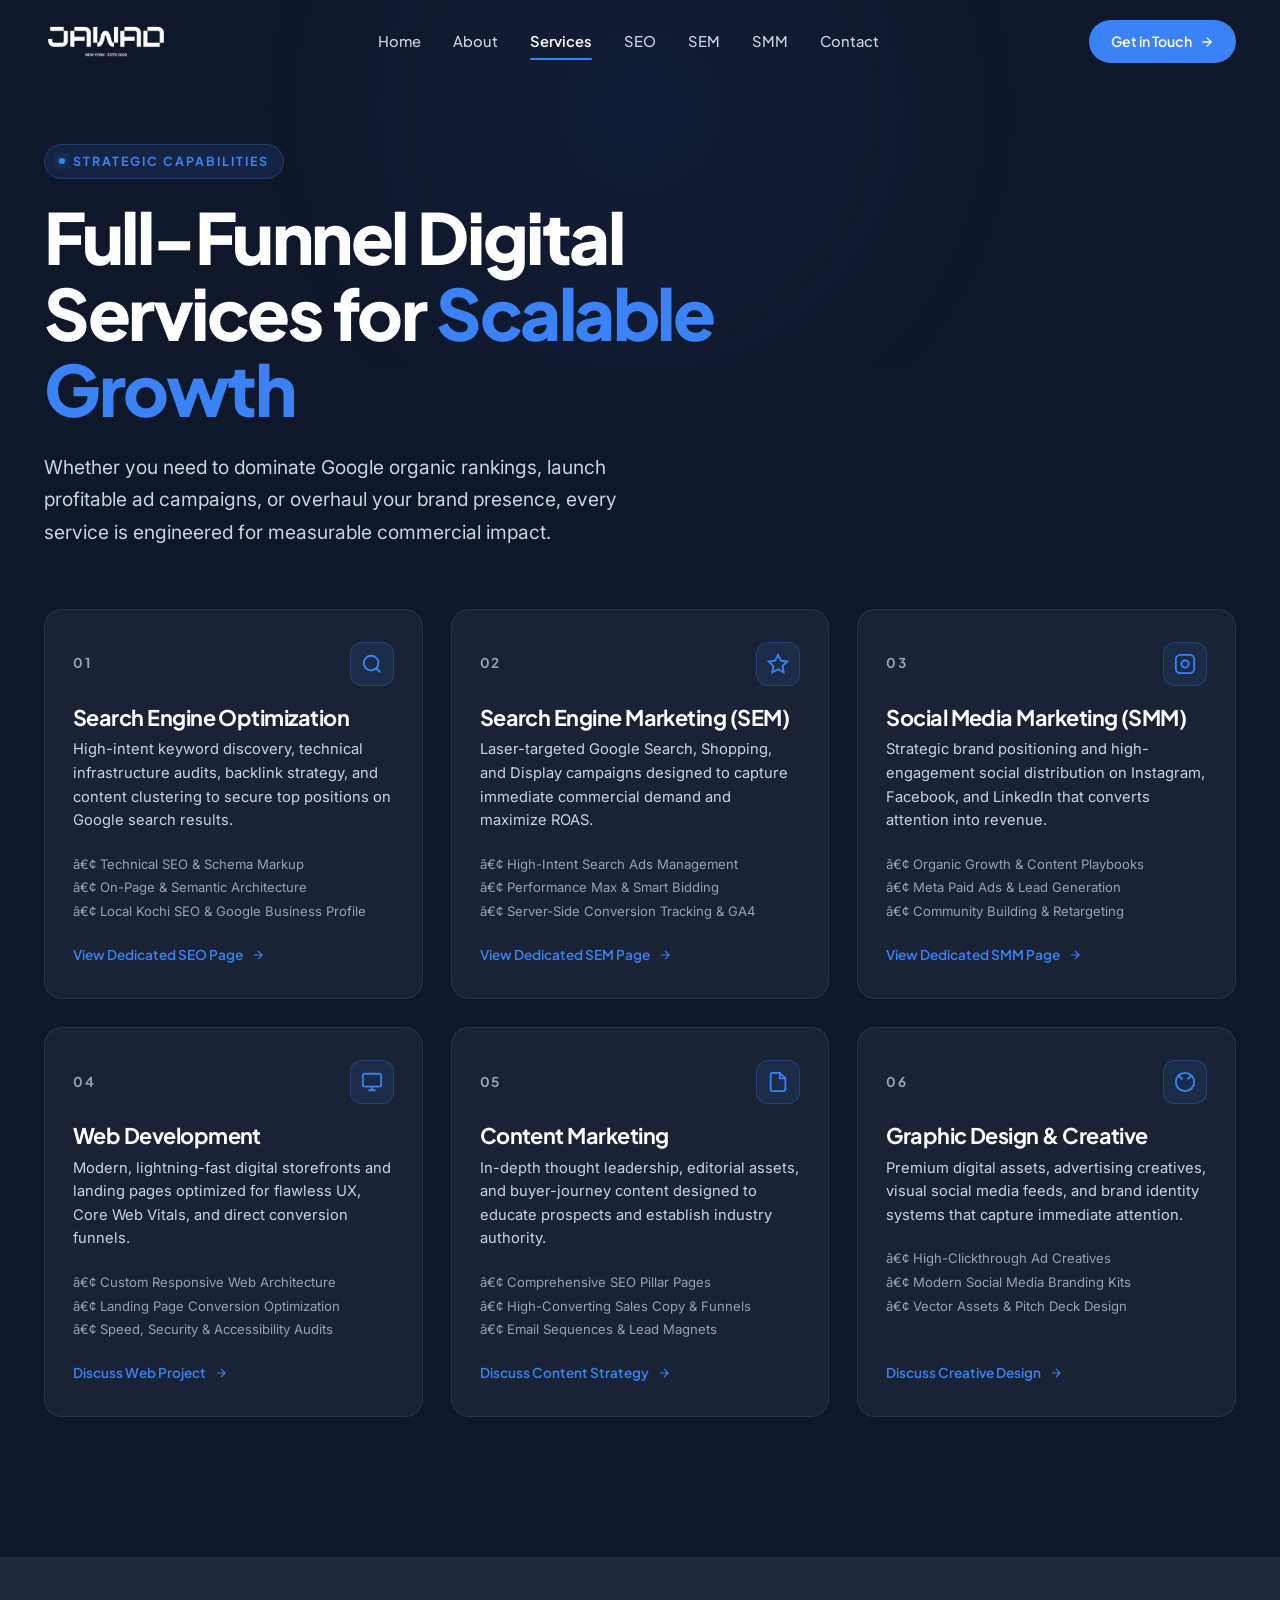
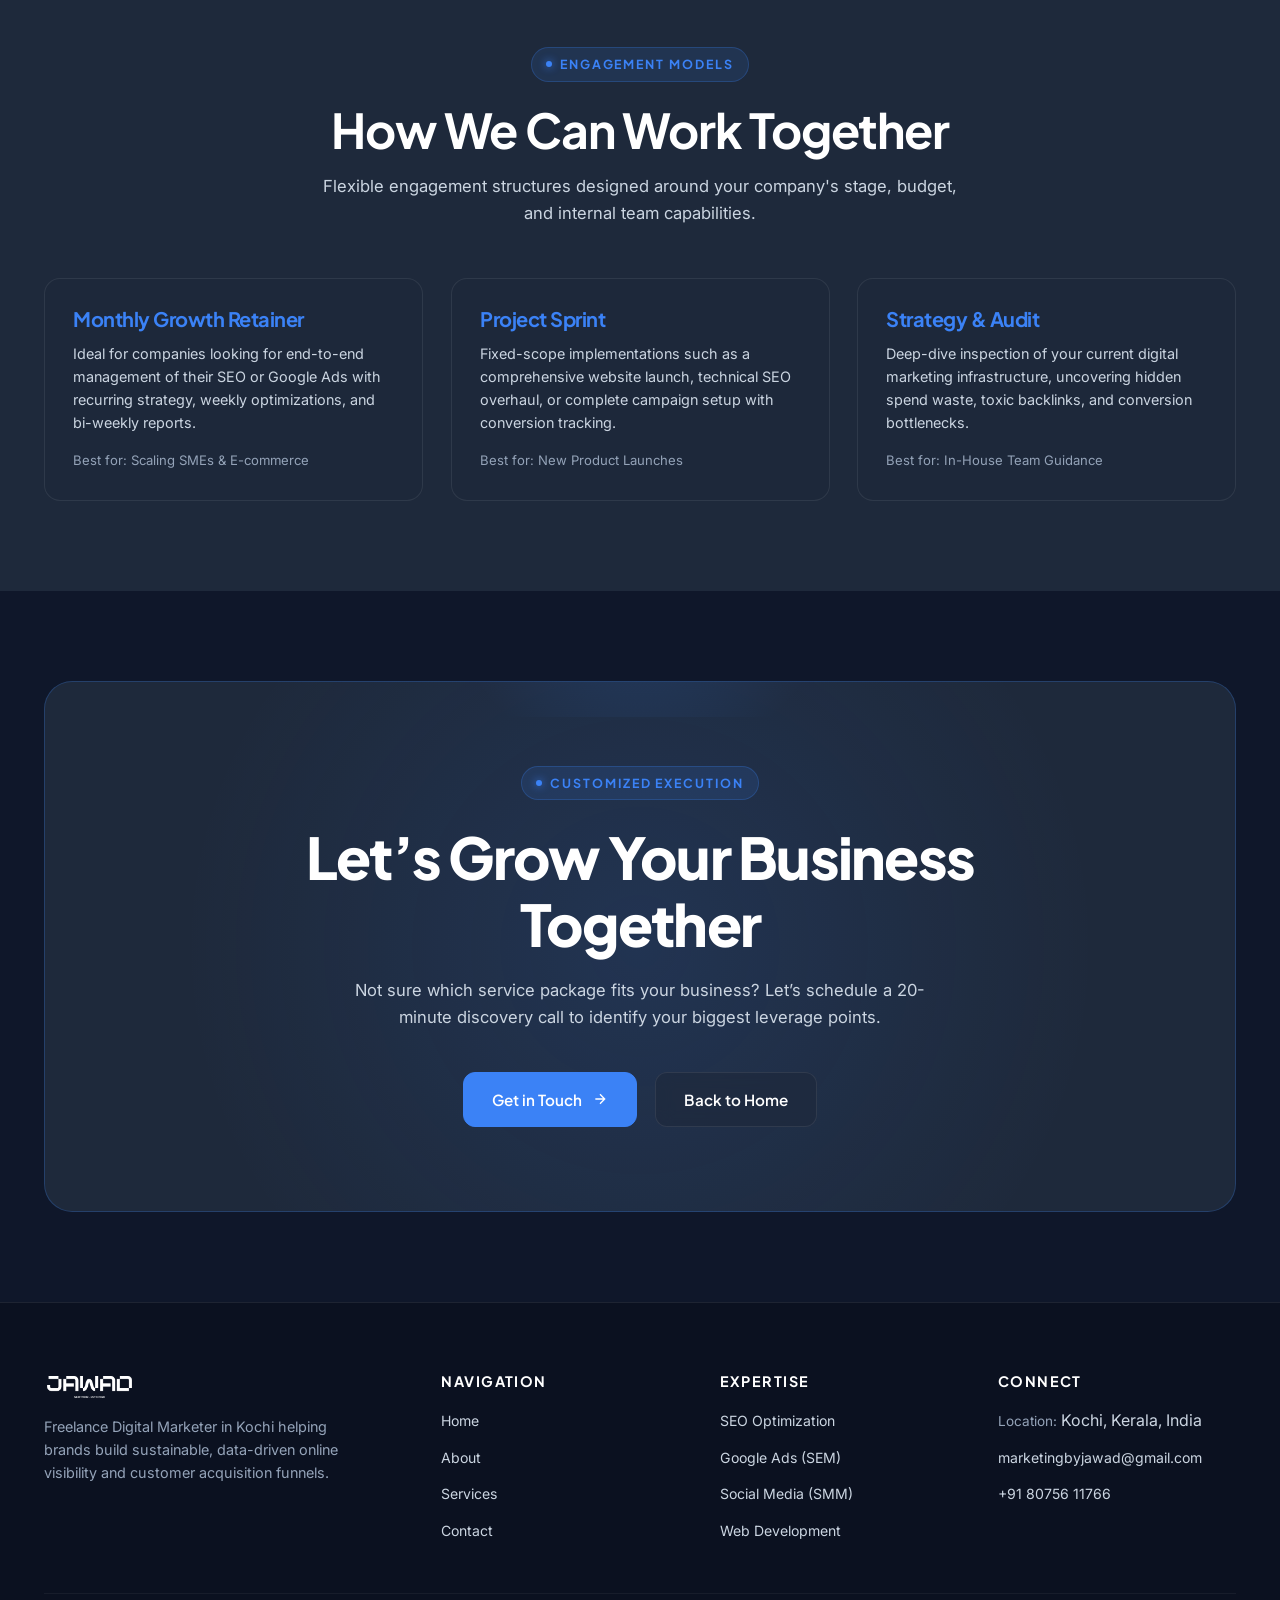
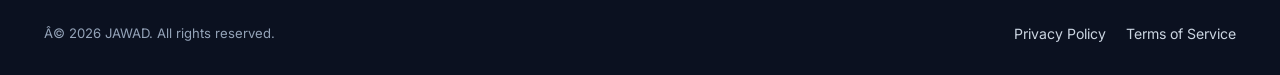
<file: services.html>
﻿<!DOCTYPE html>
<html lang="en">
<head>
  <meta charset="UTF-8">
  <meta name="viewport" content="width=device-width, initial-scale=1.0">
  <title>Services | Freelance Digital Marketer in Kochi</title>
  <meta name="description" content="Comprehensive digital marketing services tailored for ambitious businesses. SEO, Google Ads, SMM, Web Development, Content, and Graphic Design.">
  <link rel="stylesheet" href="assets/css/style.css">
  <link rel="icon" type="image/png" href="assets/images/logo-white.png">
</head>
<body>

  <!-- Sticky Header / Navbar -->
  <header class="site-header">
    <div class="container header-container">
      <a href="index.html" class="site-logo" aria-label="JAWAD Home">
        <img src="assets/images/logo-white.png" alt="JAWAD" width="140" height="42">
      </a>

      <nav class="nav-menu" aria-label="Primary Navigation">
        <a href="index.html" class="nav-link">Home</a>
        <a href="about.html" class="nav-link">About</a>
        <a href="services.html" class="nav-link active">Services</a>
        <a href="seo.html" class="nav-link">SEO</a>
        <a href="sem.html" class="nav-link">SEM</a>
        <a href="smm.html" class="nav-link">SMM</a>
        <a href="contact.html" class="nav-link">Contact</a>
      </nav>

      <div class="header-actions">
        <a href="contact.html" class="btn-header-cta">
          <span>Get in Touch</span>
          <svg class="icon-arrow" width="14" height="14" viewBox="0 0 24 24" fill="none" stroke="currentColor" stroke-width="2.2" stroke-linecap="round" stroke-linejoin="round">
            <line x1="5" y1="12" x2="19" y2="12"></line>
            <polyline points="12 5 19 12 12 19"></polyline>
          </svg>
        </a>

        <button class="mobile-toggle" aria-label="Toggle Menu" aria-expanded="false">
          <span></span>
          <span></span>
          <span></span>
        </button>
      </div>
    </div>
  </header>

  <!-- Mobile Navigation Overlay -->
  <div class="mobile-nav-overlay" aria-hidden="true">
    <div class="mobile-nav-links">
      <a href="index.html" class="mobile-nav-link">Home</a>
      <a href="about.html" class="mobile-nav-link">About</a>
      <a href="services.html" class="mobile-nav-link active">Services</a>
      <a href="seo.html" class="mobile-nav-link">SEO</a>
      <a href="sem.html" class="mobile-nav-link">SEM</a>
      <a href="smm.html" class="mobile-nav-link">SMM</a>
      <a href="contact.html" class="mobile-nav-link">Contact</a>
    </div>
    <a href="contact.html" class="btn btn-primary">
      <span>Get in Touch</span>
      <svg class="btn-arrow" width="16" height="16" viewBox="0 0 24 24" fill="none" stroke="currentColor" stroke-width="2">
        <path d="M5 12h14M12 5l7 7-7 7"/>
      </svg>
    </a>
  </div>

  <main>
    <!-- HERO SECTION -->
    <section class="section" style="padding-top: calc(var(--header-height) + 60px);">
      <div class="container">
        <div class="reveal-init" style="max-width: 820px;">
          <span class="eyebrow">Strategic Capabilities</span>
          <h1 class="display-title" style="margin-bottom: 1.5rem;">
            Full-Funnel Digital Services for <span class="text-accent">Scalable Growth</span>
          </h1>
          <p class="section-subtitle" style="font-size: 1.2rem; line-height: 1.7;">
            Whether you need to dominate Google organic rankings, launch profitable ad campaigns, or overhaul your brand presence, every service is engineered for measurable commercial impact.
          </p>
        </div>

        <div class="grid grid-3" style="margin-top: 60px;">
          <!-- Card 1: SEO -->
          <div class="card-service reveal-scale delay-100">
            <div>
              <div class="card-service-top">
                <span class="card-number">01</span>
                <div class="card-icon-box">
                  <svg width="22" height="22" viewBox="0 0 24 24" fill="none" stroke="currentColor" stroke-width="2">
                    <circle cx="11" cy="11" r="8"></circle>
                    <line x1="21" y1="21" x2="16.65" y2="16.65"></line>
                  </svg>
                </div>
              </div>
              <h3 class="card-title">Search Engine Optimization</h3>
              <p class="card-desc">
                High-intent keyword discovery, technical infrastructure audits, backlink strategy, and content clustering to secure top positions on Google search results.
              </p>
              <ul style="font-size: 0.82rem; color: var(--text-muted); margin-bottom: 20px; line-height: 1.8;">
                <li>â€¢ Technical SEO & Schema Markup</li>
                <li>â€¢ On-Page & Semantic Architecture</li>
                <li>â€¢ Local Kochi SEO & Google Business Profile</li>
              </ul>
            </div>
            <a href="seo.html" class="card-footer-link">
              <span>View Dedicated SEO Page</span>
              <svg width="14" height="14" viewBox="0 0 24 24" fill="none" stroke="currentColor" stroke-width="2">
                <path d="M5 12h14M12 5l7 7-7 7"/>
              </svg>
            </a>
          </div>

          <!-- Card 2: SEM / Google Ads -->
          <div class="card-service reveal-scale delay-200">
            <div>
              <div class="card-service-top">
                <span class="card-number">02</span>
                <div class="card-icon-box">
                  <svg width="22" height="22" viewBox="0 0 24 24" fill="none" stroke="currentColor" stroke-width="2">
                    <polygon points="12 2 15.09 8.26 22 9.27 17 14.14 18.18 21.02 12 17.77 5.82 21.02 7 14.14 2 9.27 8.91 8.26 12 2"></polygon>
                  </svg>
                </div>
              </div>
              <h3 class="card-title">Search Engine Marketing (SEM)</h3>
              <p class="card-desc">
                Laser-targeted Google Search, Shopping, and Display campaigns designed to capture immediate commercial demand and maximize ROAS.
              </p>
              <ul style="font-size: 0.82rem; color: var(--text-muted); margin-bottom: 20px; line-height: 1.8;">
                <li>â€¢ High-Intent Search Ads Management</li>
                <li>â€¢ Performance Max & Smart Bidding</li>
                <li>â€¢ Server-Side Conversion Tracking & GA4</li>
              </ul>
            </div>
            <a href="sem.html" class="card-footer-link">
              <span>View Dedicated SEM Page</span>
              <svg width="14" height="14" viewBox="0 0 24 24" fill="none" stroke="currentColor" stroke-width="2">
                <path d="M5 12h14M12 5l7 7-7 7"/>
              </svg>
            </a>
          </div>

          <!-- Card 3: Social Media Marketing -->
          <div class="card-service reveal-scale delay-300">
            <div>
              <div class="card-service-top">
                <span class="card-number">03</span>
                <div class="card-icon-box">
                  <svg width="22" height="22" viewBox="0 0 24 24" fill="none" stroke="currentColor" stroke-width="2">
                    <rect x="2" y="2" width="20" height="20" rx="5" ry="5"></rect>
                    <path d="M16 11.37A4 4 0 1 1 12.63 8 4 4 0 0 1 16 11.37z"></path>
                    <line x1="17.5" y1="6.5" x2="17.51" y2="6.5"></line>
                  </svg>
                </div>
              </div>
              <h3 class="card-title">Social Media Marketing (SMM)</h3>
              <p class="card-desc">
                Strategic brand positioning and high-engagement social distribution on Instagram, Facebook, and LinkedIn that converts attention into revenue.
              </p>
              <ul style="font-size: 0.82rem; color: var(--text-muted); margin-bottom: 20px; line-height: 1.8;">
                <li>â€¢ Organic Growth & Content Playbooks</li>
                <li>â€¢ Meta Paid Ads & Lead Generation</li>
                <li>â€¢ Community Building & Retargeting</li>
              </ul>
            </div>
            <a href="smm.html" class="card-footer-link">
              <span>View Dedicated SMM Page</span>
              <svg width="14" height="14" viewBox="0 0 24 24" fill="none" stroke="currentColor" stroke-width="2">
                <path d="M5 12h14M12 5l7 7-7 7"/>
              </svg>
            </a>
          </div>

          <!-- Card 4: Web Development -->
          <div class="card-service reveal-scale delay-100">
            <div>
              <div class="card-service-top">
                <span class="card-number">04</span>
                <div class="card-icon-box">
                  <svg width="22" height="22" viewBox="0 0 24 24" fill="none" stroke="currentColor" stroke-width="2">
                    <rect x="2" y="3" width="20" height="14" rx="2" ry="2"></rect>
                    <line x1="8" y1="21" x2="16" y2="21"></line>
                    <line x1="12" y1="17" x2="12" y2="21"></line>
                  </svg>
                </div>
              </div>
              <h3 class="card-title">Web Development</h3>
              <p class="card-desc">
                Modern, lightning-fast digital storefronts and landing pages optimized for flawless UX, Core Web Vitals, and direct conversion funnels.
              </p>
              <ul style="font-size: 0.82rem; color: var(--text-muted); margin-bottom: 20px; line-height: 1.8;">
                <li>â€¢ Custom Responsive Web Architecture</li>
                <li>â€¢ Landing Page Conversion Optimization</li>
                <li>â€¢ Speed, Security & Accessibility Audits</li>
              </ul>
            </div>
            <a href="contact.html" class="card-footer-link">
              <span>Discuss Web Project</span>
              <svg width="14" height="14" viewBox="0 0 24 24" fill="none" stroke="currentColor" stroke-width="2">
                <path d="M5 12h14M12 5l7 7-7 7"/>
              </svg>
            </a>
          </div>

          <!-- Card 5: Content Marketing -->
          <div class="card-service reveal-scale delay-200">
            <div>
              <div class="card-service-top">
                <span class="card-number">05</span>
                <div class="card-icon-box">
                  <svg width="22" height="22" viewBox="0 0 24 24" fill="none" stroke="currentColor" stroke-width="2">
                    <path d="M14 2H6a2 2 0 0 0-2 2v16a2 2 0 0 0 2 2h12a2 2 0 0 0 2-2V8z"></path>
                    <polyline points="14 2 14 8 20 8"></polyline>
                  </svg>
                </div>
              </div>
              <h3 class="card-title">Content Marketing</h3>
              <p class="card-desc">
                In-depth thought leadership, editorial assets, and buyer-journey content designed to educate prospects and establish industry authority.
              </p>
              <ul style="font-size: 0.82rem; color: var(--text-muted); margin-bottom: 20px; line-height: 1.8;">
                <li>â€¢ Comprehensive SEO Pillar Pages</li>
                <li>â€¢ High-Converting Sales Copy & Funnels</li>
                <li>â€¢ Email Sequences & Lead Magnets</li>
              </ul>
            </div>
            <a href="contact.html" class="card-footer-link">
              <span>Discuss Content Strategy</span>
              <svg width="14" height="14" viewBox="0 0 24 24" fill="none" stroke="currentColor" stroke-width="2">
                <path d="M5 12h14M12 5l7 7-7 7"/>
              </svg>
            </a>
          </div>

          <!-- Card 6: Graphic Design -->
          <div class="card-service reveal-scale delay-300">
            <div>
              <div class="card-service-top">
                <span class="card-number">06</span>
                <div class="card-icon-box">
                  <svg width="22" height="22" viewBox="0 0 24 24" fill="none" stroke="currentColor" stroke-width="2">
                    <circle cx="12" cy="12" r="10"></circle>
                    <path d="m4.93 4.93 4.24 4.24"></path>
                    <path d="m14.83 9.17 4.24-4.24"></path>
                  </svg>
                </div>
              </div>
              <h3 class="card-title">Graphic Design & Creative</h3>
              <p class="card-desc">
                Premium digital assets, advertising creatives, visual social media feeds, and brand identity systems that capture immediate attention.
              </p>
              <ul style="font-size: 0.82rem; color: var(--text-muted); margin-bottom: 20px; line-height: 1.8;">
                <li>â€¢ High-Clickthrough Ad Creatives</li>
                <li>â€¢ Modern Social Media Branding Kits</li>
                <li>â€¢ Vector Assets & Pitch Deck Design</li>
              </ul>
            </div>
            <a href="contact.html" class="card-footer-link">
              <span>Discuss Creative Design</span>
              <svg width="14" height="14" viewBox="0 0 24 24" fill="none" stroke="currentColor" stroke-width="2">
                <path d="M5 12h14M12 5l7 7-7 7"/>
              </svg>
            </a>
          </div>
        </div>
      </div>
    </section>

    <!-- COLLABORATION MODELS -->
    <section class="section section-compact" style="background: var(--bg-secondary);">
      <div class="container">
        <div class="reveal-init" style="text-align: center; max-width: 680px; margin: 0 auto 50px;">
          <span class="eyebrow">Engagement Models</span>
          <h2 class="section-title">How We Can Work Together</h2>
          <p class="section-subtitle" style="margin: 0 auto;">
            Flexible engagement structures designed around your company's stage, budget, and internal team capabilities.
          </p>
        </div>

        <div class="grid grid-3">
          <div class="feature-card reveal-init delay-100">
            <h3 style="color: var(--accent); font-size: 1.25rem; margin-bottom: 12px;">Monthly Growth Retainer</h3>
            <p style="margin-bottom: 16px;">Ideal for companies looking for end-to-end management of their SEO or Google Ads with recurring strategy, weekly optimizations, and bi-weekly reports.</p>
            <div style="font-size: 0.82rem; color: var(--text-muted);">Best for: Scaling SMEs & E-commerce</div>
          </div>

          <div class="feature-card reveal-init delay-200">
            <h3 style="color: var(--accent); font-size: 1.25rem; margin-bottom: 12px;">Project Sprint</h3>
            <p style="margin-bottom: 16px;">Fixed-scope implementations such as a comprehensive website launch, technical SEO overhaul, or complete campaign setup with conversion tracking.</p>
            <div style="font-size: 0.82rem; color: var(--text-muted);">Best for: New Product Launches</div>
          </div>

          <div class="feature-card reveal-init delay-300">
            <h3 style="color: var(--accent); font-size: 1.25rem; margin-bottom: 12px;">Strategy & Audit</h3>
            <p style="margin-bottom: 16px;">Deep-dive inspection of your current digital marketing infrastructure, uncovering hidden spend waste, toxic backlinks, and conversion bottlenecks.</p>
            <div style="font-size: 0.82rem; color: var(--text-muted);">Best for: In-House Team Guidance</div>
          </div>
        </div>
      </div>
    </section>

    <!-- FINAL CTA BANNER -->
    <section class="section section-compact">
      <div class="container">
        <div class="final-cta reveal-scale">
          <span class="eyebrow" style="margin-bottom: 1.5rem;">Customized Execution</span>
          <h2 class="final-cta-title">Let’s Grow Your Business Together</h2>
          <p class="final-cta-desc">
            Not sure which service package fits your business? Let’s schedule a 20-minute discovery call to identify your biggest leverage points.
          </p>
          <div class="final-cta-actions">
            <a href="contact.html" class="btn btn-primary">
              <span>Get in Touch</span>
              <svg class="btn-arrow" width="16" height="16" viewBox="0 0 24 24" fill="none" stroke="currentColor" stroke-width="2">
                <path d="M5 12h14M12 5l7 7-7 7"/>
              </svg>
            </a>
            <a href="index.html" class="btn btn-secondary">
              <span>Back to Home</span>
            </a>
          </div>
        </div>
      </div>
    </section>
  </main>

  <!-- FOOTER -->
  <footer class="site-footer">
    <div class="container">
      <div class="footer-grid">
        <div class="footer-brand">
          <a href="index.html" class="footer-logo" aria-label="JAWAD Logo">
            <img src="assets/images/logo-white.png" alt="JAWAD" width="120" height="36">
          </a>
          <p>
            Freelance Digital Marketer in Kochi helping brands build sustainable, data-driven online visibility and customer acquisition funnels.
          </p>
        </div>

        <div class="footer-column">
          <h4>Navigation</h4>
          <ul class="footer-links">
            <li><a href="index.html" class="footer-link">Home</a></li>
            <li><a href="about.html" class="footer-link">About</a></li>
            <li><a href="services.html" class="footer-link">Services</a></li>
            <li><a href="contact.html" class="footer-link">Contact</a></li>
          </ul>
        </div>

        <div class="footer-column">
          <h4>Expertise</h4>
          <ul class="footer-links">
            <li><a href="seo.html" class="footer-link">SEO Optimization</a></li>
            <li><a href="sem.html" class="footer-link">Google Ads (SEM)</a></li>
            <li><a href="smm.html" class="footer-link">Social Media (SMM)</a></li>
            <li><a href="services.html" class="footer-link">Web Development</a></li>
          </ul>
        </div>

        <div class="footer-column">
          <h4>Connect</h4>
          <ul class="footer-links">
            <li><span style="color: var(--text-muted); font-size: 0.85rem;">Location:</span> Kochi, Kerala, India</li>
            <li><a href="mailto:marketingbyjawad@gmail.com" class="footer-link">marketingbyjawad@gmail.com</a></li>
            <li><a href="tel:+918075611766" class="footer-link">+91 80756 11766</a></li>
          </ul>
        </div>
      </div>

      <div class="footer-bottom">
        <div>Â© 2026 JAWAD. All rights reserved.</div>
        <div style="display: flex; gap: 20px;">
          <a href="contact.html" class="footer-link">Privacy Policy</a>
          <a href="contact.html" class="footer-link">Terms of Service</a>
        </div>
      </div>
    </div>
  </footer>

  <script src="assets/js/main.js"></script>
</body>
</html>
</file>
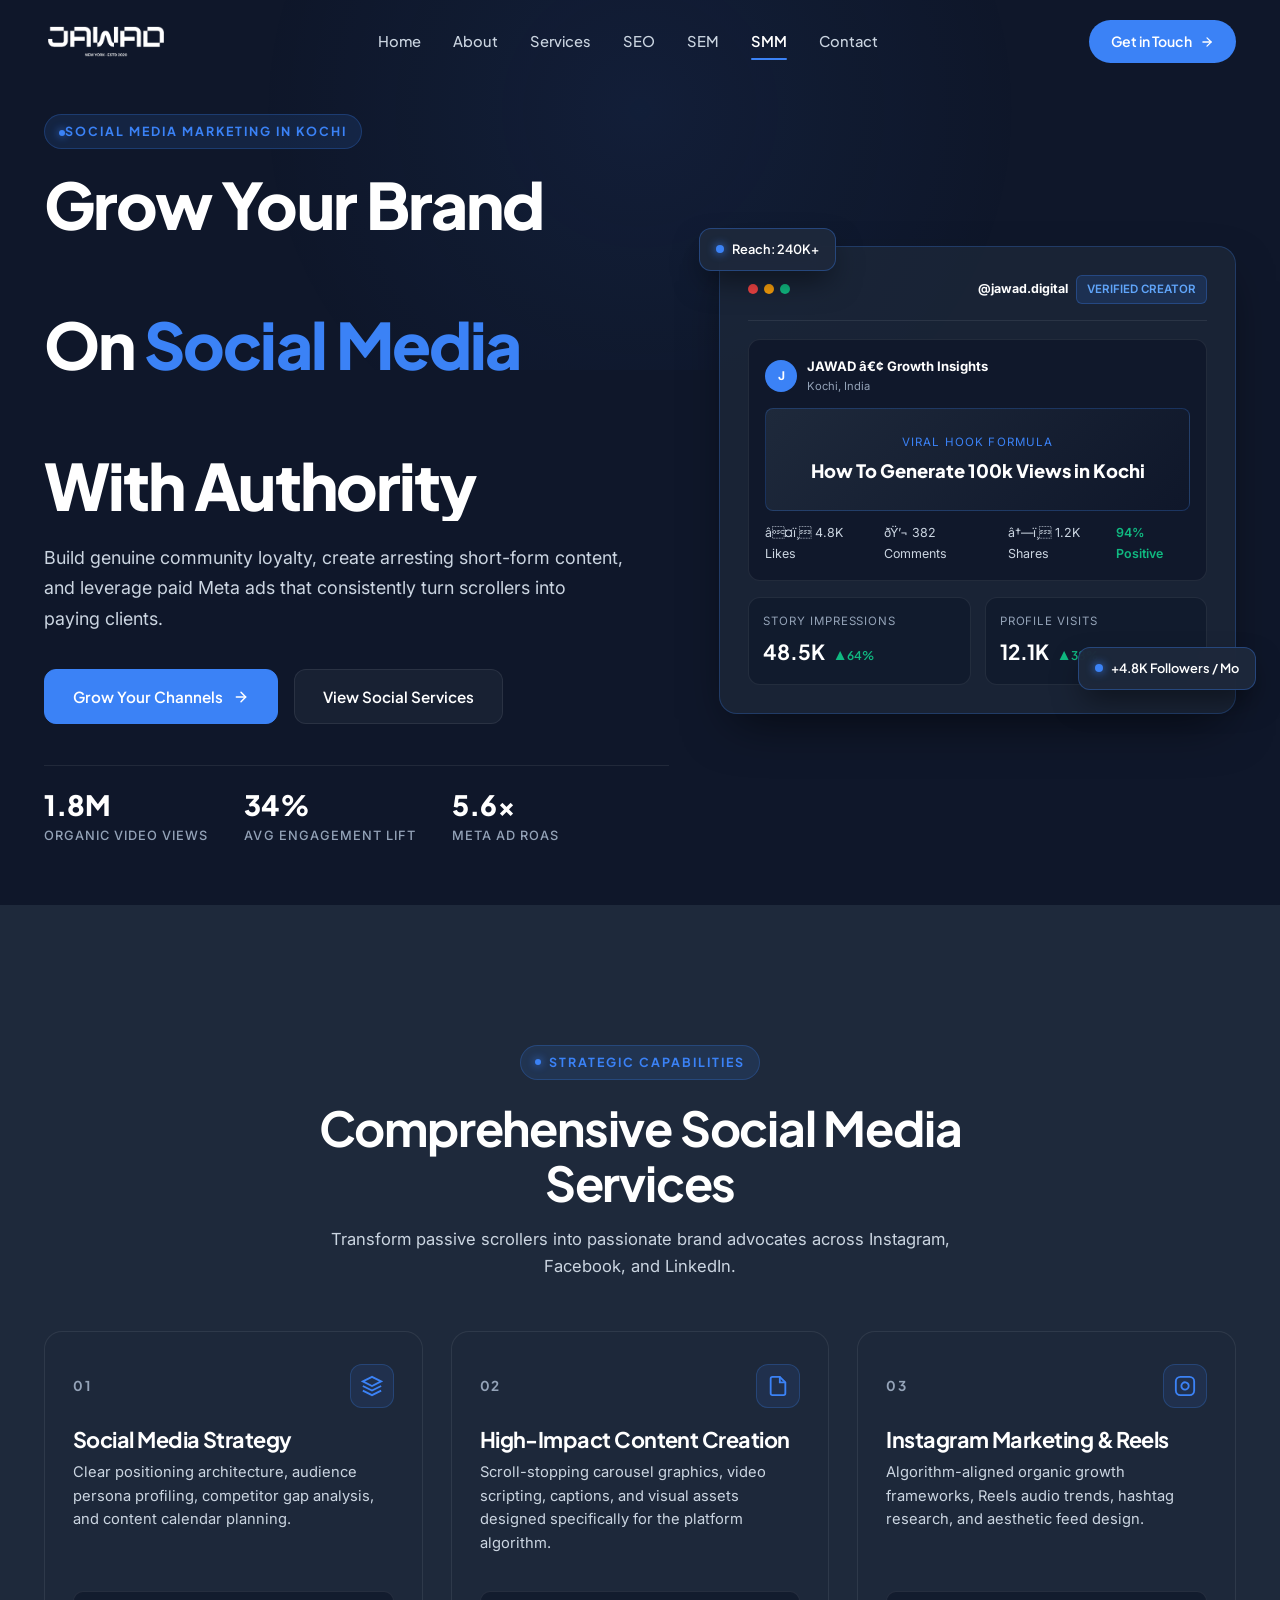
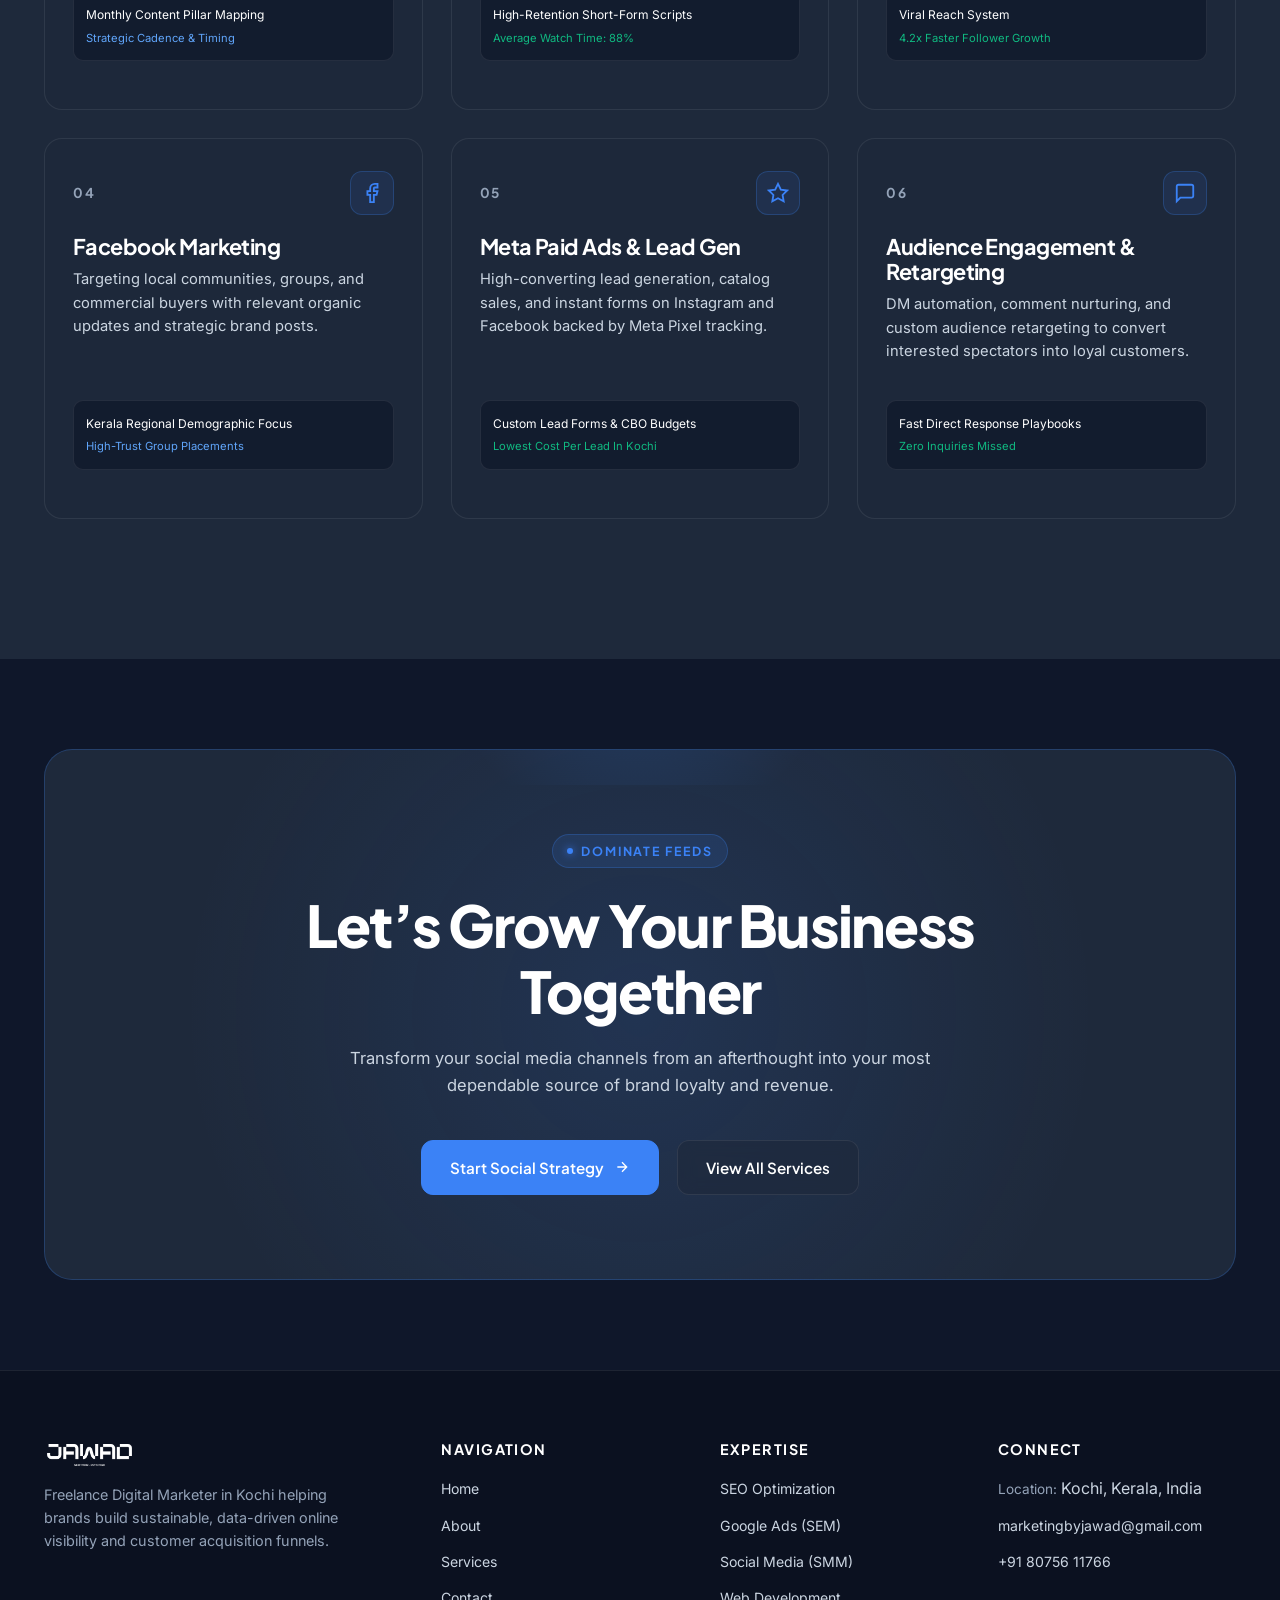
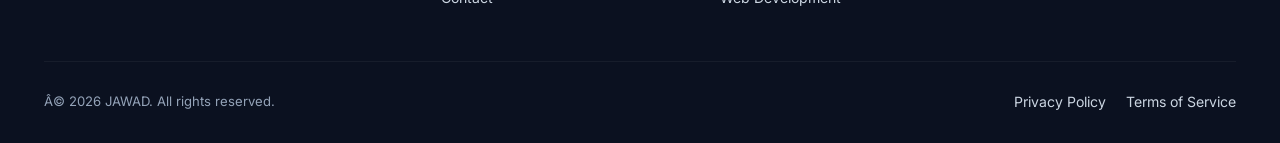
<file: smm.html>
﻿<!DOCTYPE html>
<html lang="en">
<head>
  <meta charset="UTF-8">
  <meta name="viewport" content="width=device-width, initial-scale=1.0">
  <title>Social Media Marketing in Kochi | SMM Expert | JAWAD</title>
  <meta name="description" content="Grow your brand on social media. Freelance SMM expert in Kochi creating cohesive content, Instagram growth systems, and high-converting Meta ads.">
  <link rel="stylesheet" href="assets/css/style.css">
  <link rel="icon" type="image/png" href="assets/images/logo-white.png">
</head>
<body>

  <!-- Sticky Header / Navbar -->
  <header class="site-header">
    <div class="container header-container">
      <a href="index.html" class="site-logo" aria-label="JAWAD Home">
        <img src="assets/images/logo-white.png" alt="JAWAD" width="140" height="42">
      </a>

      <nav class="nav-menu" aria-label="Primary Navigation">
        <a href="index.html" class="nav-link">Home</a>
        <a href="about.html" class="nav-link">About</a>
        <a href="services.html" class="nav-link">Services</a>
        <a href="seo.html" class="nav-link">SEO</a>
        <a href="sem.html" class="nav-link">SEM</a>
        <a href="smm.html" class="nav-link active">SMM</a>
        <a href="contact.html" class="nav-link">Contact</a>
      </nav>

      <div class="header-actions">
        <a href="contact.html" class="btn-header-cta">
          <span>Get in Touch</span>
          <svg class="icon-arrow" width="14" height="14" viewBox="0 0 24 24" fill="none" stroke="currentColor" stroke-width="2.2" stroke-linecap="round" stroke-linejoin="round">
            <line x1="5" y1="12" x2="19" y2="12"></line>
            <polyline points="12 5 19 12 12 19"></polyline>
          </svg>
        </a>

        <button class="mobile-toggle" aria-label="Toggle Menu" aria-expanded="false">
          <span></span>
          <span></span>
          <span></span>
        </button>
      </div>
    </div>
  </header>

  <!-- Mobile Navigation Overlay -->
  <div class="mobile-nav-overlay" aria-hidden="true">
    <div class="mobile-nav-links">
      <a href="index.html" class="mobile-nav-link">Home</a>
      <a href="about.html" class="mobile-nav-link">About</a>
      <a href="services.html" class="mobile-nav-link">Services</a>
      <a href="seo.html" class="mobile-nav-link">SEO</a>
      <a href="sem.html" class="mobile-nav-link">SEM</a>
      <a href="smm.html" class="mobile-nav-link active">SMM</a>
      <a href="contact.html" class="mobile-nav-link">Contact</a>
    </div>
    <a href="contact.html" class="btn btn-primary">
      <span>Get in Touch</span>
      <svg class="btn-arrow" width="16" height="16" viewBox="0 0 24 24" fill="none" stroke="currentColor" stroke-width="2">
        <path d="M5 12h14M12 5l7 7-7 7"/>
      </svg>
    </a>
  </div>

  <main>
    <!-- HERO SECTION -->
    <section class="hero">
      <div class="container hero-grid">
        <div class="hero-content">
          <div class="line-reveal-wrap">
            <span class="eyebrow line-reveal-inner">SOCIAL MEDIA MARKETING IN KOCHI</span>
          </div>

          <h1 class="hero-title">
            <span class="line-reveal-wrap"><span class="line-reveal-inner">Grow Your Brand</span></span><br>
            <span class="line-reveal-wrap"><span class="line-reveal-inner">On <span class="highlight">Social Media</span></span></span><br>
            <span class="line-reveal-wrap"><span class="line-reveal-inner">With Authority</span></span>
          </h1>

          <p class="hero-description reveal-init delay-200">
            Build genuine community loyalty, create arresting short-form content, and leverage paid Meta ads that consistently turn scrollers into paying clients.
          </p>

          <div class="hero-actions reveal-init delay-300">
            <a href="contact.html" class="btn btn-primary">
              <span>Grow Your Channels</span>
              <svg class="btn-arrow" width="16" height="16" viewBox="0 0 24 24" fill="none" stroke="currentColor" stroke-width="2.2" stroke-linecap="round" stroke-linejoin="round">
                <line x1="5" y1="12" x2="19" y2="12"></line>
                <polyline points="12 5 19 12 12 19"></polyline>
              </svg>
            </a>
            <a href="#services" class="btn btn-secondary">
              <span>View Social Services</span>
            </a>
          </div>

          <div class="hero-stats reveal-init delay-400">
            <div class="stat-item">
              <span class="stat-number" data-counter="1.8" data-suffix="M">1.8M</span>
              <span class="stat-label">Organic Video Views</span>
            </div>
            <div class="stat-item">
              <span class="stat-number" data-counter="34" data-suffix="%">34%</span>
              <span class="stat-label">Avg Engagement Lift</span>
            </div>
            <div class="stat-item">
              <span class="stat-number" data-counter="5.6" data-suffix="x">5.6x</span>
              <span class="stat-label">Meta Ad ROAS</span>
            </div>
          </div>
        </div>

        <!-- SMM ANIMATED VISUAL (Dark Content Feed) -->
        <div class="hero-visual-wrapper reveal-scale delay-300">
          <div class="floating-badge badge-1">
            <span class="badge-dot"></span>
            <span>Reach: 240K+</span>
          </div>
          <div class="floating-badge badge-2">
            <span class="badge-dot"></span>
            <span>+4.8K Followers / Mo</span>
          </div>

          <div class="service-hero-visual">
            <div class="visual-header-bar">
              <div class="window-dots">
                <span></span><span></span><span></span>
              </div>
              <div style="display: flex; align-items: center; gap: 8px; font-size: 0.78rem; color: #fff;">
                <span style="font-weight: 700;">@jawad.digital</span>
                <span class="visual-badge">VERIFIED CREATOR</span>
              </div>
            </div>

            <!-- Social Feed Post Mock -->
            <div style="background: rgba(15, 23, 42, 0.8); border: 1px solid var(--border); border-radius: 12px; padding: 16px; margin-bottom: 16px;">
              <div style="display: flex; align-items: center; gap: 10px; margin-bottom: 12px;">
                <div style="width: 32px; height: 32px; border-radius: 50%; background: var(--accent); display: flex; align-items: center; justify-content: center; font-weight: 700; color: #fff; font-size: 0.75rem;">J</div>
                <div>
                  <div style="font-size: 0.82rem; font-weight: 700; color: #fff;">JAWAD â€¢ Growth Insights</div>
                  <div style="font-size: 0.7rem; color: var(--text-muted);">Kochi, India</div>
                </div>
              </div>

              <!-- Post visual mock -->
              <div style="background: linear-gradient(135deg, #1E293B 0%, #0F172A 100%); border: 1px solid var(--border-accent); border-radius: 8px; padding: 24px 16px; text-align: center; margin-bottom: 12px;">
                <div style="font-size: 0.72rem; text-transform: uppercase; color: var(--accent); letter-spacing: 0.1em; margin-bottom: 4px;">Viral Hook Formula</div>
                <div style="font-family: var(--font-heading); font-weight: 800; font-size: 1.15rem; color: #fff;">How To Generate 100k Views in Kochi</div>
              </div>

              <div style="display: flex; justify-content: space-between; align-items: center; font-size: 0.78rem; color: var(--text-secondary);">
                <div style="display: flex; gap: 14px;">
                  <span>â¤ï¸ 4.8K Likes</span>
                  <span>ðŸ’¬ 382 Comments</span>
                  <span>â†—ï¸ 1.2K Shares</span>
                </div>
                <span style="color: #10B981; font-weight: 600;">94% Positive</span>
              </div>
            </div>

            <!-- Feed Growth Metrics -->
            <div class="visual-metrics-grid" style="margin-bottom: 0;">
              <div class="visual-metric-card">
                <div class="metric-title">Story Impressions</div>
                <div class="metric-val">48.5K <span class="metric-growth">▲ 64%</span></div>
              </div>
              <div class="visual-metric-card">
                <div class="metric-title">Profile Visits</div>
                <div class="metric-val">12.1K <span class="metric-growth">▲ 38%</span></div>
              </div>
            </div>
          </div>
        </div>
      </div>
    </section>

    <!-- 6 CORE SMM PILLARS -->
    <section class="section" id="services" style="background: var(--bg-secondary);">
      <div class="container">
        <div class="reveal-init" style="text-align: center; max-width: 680px; margin: 0 auto 50px;">
          <span class="eyebrow">Strategic Capabilities</span>
          <h2 class="section-title">Comprehensive Social Media Services</h2>
          <p class="section-subtitle" style="margin: 0 auto;">
            Transform passive scrollers into passionate brand advocates across Instagram, Facebook, and LinkedIn.
          </p>
        </div>

        <div class="grid grid-3">
          <!-- Pillar 1 -->
          <div class="card-service reveal-scale delay-100">
            <div>
              <div class="card-service-top">
                <span class="card-number">01</span>
                <div class="card-icon-box">
                  <svg width="22" height="22" viewBox="0 0 24 24" fill="none" stroke="currentColor" stroke-width="2">
                    <polygon points="12 2 2 7 12 12 22 7 12 2"></polygon>
                    <polyline points="2 17 12 22 22 17"></polyline>
                    <polyline points="2 12 12 17 22 12"></polyline>
                  </svg>
                </div>
              </div>
              <h3 class="card-title">Social Media Strategy</h3>
              <p class="card-desc">
                Clear positioning architecture, audience persona profiling, competitor gap analysis, and content calendar planning.
              </p>
            </div>
            <div class="card-visual-preview">
              <div style="font-size: 0.75rem; color: #fff;">Monthly Content Pillar Mapping</div>
              <div style="font-size: 0.7rem; color: #60A5FA; margin-top: 4px;">Strategic Cadence & Timing</div>
            </div>
          </div>

          <!-- Pillar 2 -->
          <div class="card-service reveal-scale delay-200">
            <div>
              <div class="card-service-top">
                <span class="card-number">02</span>
                <div class="card-icon-box">
                  <svg width="22" height="22" viewBox="0 0 24 24" fill="none" stroke="currentColor" stroke-width="2">
                    <path d="M14 2H6a2 2 0 0 0-2 2v16a2 2 0 0 0 2 2h12a2 2 0 0 0 2-2V8z"></path>
                    <polyline points="14 2 14 8 20 8"></polyline>
                  </svg>
                </div>
              </div>
              <h3 class="card-title">High-Impact Content Creation</h3>
              <p class="card-desc">
                Scroll-stopping carousel graphics, video scripting, captions, and visual assets designed specifically for the platform algorithm.
              </p>
            </div>
            <div class="card-visual-preview">
              <div style="font-size: 0.75rem; color: #fff;">High-Retention Short-Form Scripts</div>
              <div style="font-size: 0.7rem; color: #10B981; margin-top: 4px;">Average Watch Time: 88%</div>
            </div>
          </div>

          <!-- Pillar 3 -->
          <div class="card-service reveal-scale delay-300">
            <div>
              <div class="card-service-top">
                <span class="card-number">03</span>
                <div class="card-icon-box">
                  <svg width="22" height="22" viewBox="0 0 24 24" fill="none" stroke="currentColor" stroke-width="2">
                    <rect x="2" y="2" width="20" height="20" rx="5" ry="5"></rect>
                    <path d="M16 11.37A4 4 0 1 1 12.63 8 4 4 0 0 1 16 11.37z"></path>
                    <line x1="17.5" y1="6.5" x2="17.51" y2="6.5"></line>
                  </svg>
                </div>
              </div>
              <h3 class="card-title">Instagram Marketing & Reels</h3>
              <p class="card-desc">
                Algorithm-aligned organic growth frameworks, Reels audio trends, hashtag research, and aesthetic feed design.
              </p>
            </div>
            <div class="card-visual-preview">
              <div style="font-size: 0.75rem; color: #fff;">Viral Reach System</div>
              <div style="font-size: 0.7rem; color: #10B981; margin-top: 4px;">4.2x Faster Follower Growth</div>
            </div>
          </div>

          <!-- Pillar 4 -->
          <div class="card-service reveal-scale delay-100">
            <div>
              <div class="card-service-top">
                <span class="card-number">04</span>
                <div class="card-icon-box">
                  <svg width="22" height="22" viewBox="0 0 24 24" fill="none" stroke="currentColor" stroke-width="2">
                    <path d="M18 2h-3a5 5 0 0 0-5 5v3H7v4h3v8h4v-8h3l1-4h-4V7a1 1 0 0 1 1-1h3z"></path>
                  </svg>
                </div>
              </div>
              <h3 class="card-title">Facebook Marketing</h3>
              <p class="card-desc">
                Targeting local communities, groups, and commercial buyers with relevant organic updates and strategic brand posts.
              </p>
            </div>
            <div class="card-visual-preview">
              <div style="font-size: 0.75rem; color: #fff;">Kerala Regional Demographic Focus</div>
              <div style="font-size: 0.7rem; color: #60A5FA; margin-top: 4px;">High-Trust Group Placements</div>
            </div>
          </div>

          <!-- Pillar 5 -->
          <div class="card-service reveal-scale delay-200">
            <div>
              <div class="card-service-top">
                <span class="card-number">05</span>
                <div class="card-icon-box">
                  <svg width="22" height="22" viewBox="0 0 24 24" fill="none" stroke="currentColor" stroke-width="2">
                    <polygon points="12 2 15.09 8.26 22 9.27 17 14.14 18.18 21.02 12 17.77 5.82 21.02 7 14.14 2 9.27 8.91 8.26 12 2"></polygon>
                  </svg>
                </div>
              </div>
              <h3 class="card-title">Meta Paid Ads & Lead Gen</h3>
              <p class="card-desc">
                High-converting lead generation, catalog sales, and instant forms on Instagram and Facebook backed by Meta Pixel tracking.
              </p>
            </div>
            <div class="card-visual-preview">
              <div style="font-size: 0.75rem; color: #fff;">Custom Lead Forms & CBO Budgets</div>
              <div style="font-size: 0.7rem; color: #10B981; margin-top: 4px;">Lowest Cost Per Lead In Kochi</div>
            </div>
          </div>

          <!-- Pillar 6 -->
          <div class="card-service reveal-scale delay-300">
            <div>
              <div class="card-service-top">
                <span class="card-number">06</span>
                <div class="card-icon-box">
                  <svg width="22" height="22" viewBox="0 0 24 24" fill="none" stroke="currentColor" stroke-width="2">
                    <path d="M21 15a2 2 0 0 1-2 2H7l-4 4V5a2 2 0 0 1 2-2h14a2 2 0 0 1 2 2z"></path>
                  </svg>
                </div>
              </div>
              <h3 class="card-title">Audience Engagement & Retargeting</h3>
              <p class="card-desc">
                DM automation, comment nurturing, and custom audience retargeting to convert interested spectators into loyal customers.
              </p>
            </div>
            <div class="card-visual-preview">
              <div style="font-size: 0.75rem; color: #fff;">Fast Direct Response Playbooks</div>
              <div style="font-size: 0.7rem; color: #10B981; margin-top: 4px;">Zero Inquiries Missed</div>
            </div>
          </div>
        </div>
      </div>
    </section>

    <!-- FINAL CTA BANNER -->
    <section class="section section-compact">
      <div class="container">
        <div class="final-cta reveal-scale">
          <span class="eyebrow" style="margin-bottom: 1.5rem;">Dominate Feeds</span>
          <h2 class="final-cta-title">Let’s Grow Your Business Together</h2>
          <p class="final-cta-desc">
            Transform your social media channels from an afterthought into your most dependable source of brand loyalty and revenue.
          </p>
          <div class="final-cta-actions">
            <a href="contact.html" class="btn btn-primary">
              <span>Start Social Strategy</span>
              <svg class="btn-arrow" width="16" height="16" viewBox="0 0 24 24" fill="none" stroke="currentColor" stroke-width="2">
                <path d="M5 12h14M12 5l7 7-7 7"/>
              </svg>
            </a>
            <a href="services.html" class="btn btn-secondary">
              <span>View All Services</span>
            </a>
          </div>
        </div>
      </div>
    </section>
  </main>

  <!-- FOOTER -->
  <footer class="site-footer">
    <div class="container">
      <div class="footer-grid">
        <div class="footer-brand">
          <a href="index.html" class="footer-logo" aria-label="JAWAD Logo">
            <img src="assets/images/logo-white.png" alt="JAWAD" width="120" height="36">
          </a>
          <p>
            Freelance Digital Marketer in Kochi helping brands build sustainable, data-driven online visibility and customer acquisition funnels.
          </p>
        </div>

        <div class="footer-column">
          <h4>Navigation</h4>
          <ul class="footer-links">
            <li><a href="index.html" class="footer-link">Home</a></li>
            <li><a href="about.html" class="footer-link">About</a></li>
            <li><a href="services.html" class="footer-link">Services</a></li>
            <li><a href="contact.html" class="footer-link">Contact</a></li>
          </ul>
        </div>

        <div class="footer-column">
          <h4>Expertise</h4>
          <ul class="footer-links">
            <li><a href="seo.html" class="footer-link">SEO Optimization</a></li>
            <li><a href="sem.html" class="footer-link">Google Ads (SEM)</a></li>
            <li><a href="smm.html" class="footer-link">Social Media (SMM)</a></li>
            <li><a href="services.html" class="footer-link">Web Development</a></li>
          </ul>
        </div>

        <div class="footer-column">
          <h4>Connect</h4>
          <ul class="footer-links">
            <li><span style="color: var(--text-muted); font-size: 0.85rem;">Location:</span> Kochi, Kerala, India</li>
            <li><a href="mailto:marketingbyjawad@gmail.com" class="footer-link">marketingbyjawad@gmail.com</a></li>
            <li><a href="tel:+918075611766" class="footer-link">+91 80756 11766</a></li>
          </ul>
        </div>
      </div>

      <div class="footer-bottom">
        <div>Â© 2026 JAWAD. All rights reserved.</div>
        <div style="display: flex; gap: 20px;">
          <a href="contact.html" class="footer-link">Privacy Policy</a>
          <a href="contact.html" class="footer-link">Terms of Service</a>
        </div>
      </div>
    </div>
  </footer>

  <script src="assets/js/main.js"></script>
</body>
</html>
</file>
<file: assets/css/style.css>
/* ==========================================================================
   JAWAD - PREMIUM PERSONAL BRAND WEBSITE STYLESHEET
   Brand: Freelance Digital Marketer in Kochi
   Palette: #0F172A (Dark Slate), #1E293B (Surface), #3B82F6 (Electric Blue)
   ========================================================================== */

@import url('https://fonts.googleapis.com/css2?family=Inter:wght@300;400;500;600;700&family=Plus+Jakarta+Sans:wght@400;500;600;700;800&display=swap');

/* --- CSS VARIABLES / DESIGN TOKENS --- */
:root {
  --bg-primary: #0F172A;
  --bg-secondary: #1E293B;
  --bg-card: rgba(30, 41, 59, 0.72);
  --bg-card-hover: rgba(30, 41, 59, 0.96);
  --bg-translucent: rgba(15, 23, 42, 0.88);

  --accent: #3B82F6;
  --accent-hover: #2563EB;
  --accent-light: #60A5FA;
  --accent-glow: rgba(59, 130, 246, 0.28);
  --accent-subtle: rgba(59, 130, 246, 0.12);

  --text-primary: #FFFFFF;
  --text-secondary: #CBD5E1;
  --text-muted: #94A3B8;

  --border: rgba(255, 255, 255, 0.08);
  --border-hover: rgba(59, 130, 246, 0.45);
  --border-accent: rgba(59, 130, 246, 0.25);

  --font-heading: 'Plus Jakarta Sans', -apple-system, BlinkMacSystemFont, 'Segoe UI', Roboto, sans-serif;
  --font-body: 'Inter', -apple-system, BlinkMacSystemFont, 'Segoe UI', Roboto, sans-serif;

  --transition-fast: 0.2s cubic-bezier(0.16, 1, 0.3, 1);
  --transition-normal: 0.35s cubic-bezier(0.16, 1, 0.3, 1);
  --transition-slow: 0.6s cubic-bezier(0.16, 1, 0.3, 1);

  --container-max: 1240px;
  --container-pad: 24px;
  --header-height: 84px;
  --header-height-scrolled: 70px;
}

/* --- RESET & BASE --- */
*, *::before, *::after {
  box-sizing: border-box;
  margin: 0;
  padding: 0;
}

html {
  font-size: 16px;
  scroll-behavior: smooth;
  background-color: var(--bg-primary);
  color: var(--text-primary);
  font-family: var(--font-body);
  text-rendering: optimizeLegibility;
  -webkit-font-smoothing: antialiased;
  -moz-osx-font-smoothing: grayscale;
}

body {
  background-color: var(--bg-primary);
  color: var(--text-secondary);
  line-height: 1.65;
  overflow-x: hidden;
  position: relative;
  min-height: 100vh;
}

/* Subtle background grid & ambient light */
body::before {
  content: '';
  position: fixed;
  top: -150px;
  left: 50%;
  transform: translateX(-50%);
  width: 960px;
  height: 520px;
  background: radial-gradient(circle, rgba(59, 130, 246, 0.07) 0%, rgba(15, 23, 42, 0) 70%);
  pointer-events: none;
  z-index: 0;
}

img, svg, video {
  max-width: 100%;
  display: block;
}

a {
  color: inherit;
  text-decoration: none;
  transition: color var(--transition-fast);
}

button {
  cursor: pointer;
  border: none;
  background: none;
  font-family: inherit;
}

ul, ol {
  list-style: none;
}

::selection {
  background: var(--accent);
  color: #FFFFFF;
}

/* --- TYPOGRAPHY --- */
h1, h2, h3, h4, h5, h6 {
  font-family: var(--font-heading);
  color: var(--text-primary);
  font-weight: 700;
  line-height: 1.15;
  letter-spacing: -0.025em;
}

.display-title {
  font-size: clamp(2.5rem, 5.5vw, 4.4rem);
  font-weight: 800;
  line-height: 1.08;
  letter-spacing: -0.035em;
}

.section-title {
  font-size: clamp(2rem, 3.8vw, 3rem);
  font-weight: 700;
  line-height: 1.15;
  margin-bottom: 1rem;
}

.section-subtitle {
  font-size: clamp(1rem, 1.3vw, 1.2rem);
  color: var(--text-secondary);
  max-width: 640px;
  line-height: 1.65;
}

.eyebrow {
  display: inline-flex;
  align-items: center;
  gap: 8px;
  font-family: var(--font-heading);
  font-size: 0.78rem;
  font-weight: 700;
  letter-spacing: 0.16em;
  text-transform: uppercase;
  color: var(--accent);
  background: var(--accent-subtle);
  padding: 6px 14px;
  border-radius: 9999px;
  border: 1px solid var(--border-accent);
  margin-bottom: 1.25rem;
  width: fit-content;
}

.eyebrow::before {
  content: '';
  display: inline-block;
  width: 6px;
  height: 6px;
  border-radius: 50%;
  background: var(--accent);
  box-shadow: 0 0 8px var(--accent);
}

.text-accent {
  color: var(--accent);
}

.text-gradient {
  background: linear-gradient(135deg, #FFFFFF 30%, var(--accent-light) 100%);
  -webkit-background-clip: text;
  -webkit-text-fill-color: transparent;
}

/* --- LAYOUT UTILITIES --- */
.container {
  max-width: var(--container-max);
  margin: 0 auto;
  padding: 0 var(--container-pad);
  position: relative;
  z-index: 1;
}

.section {
  padding: clamp(80px, 11vw, 140px) 0;
  position: relative;
}

.section-compact {
  padding: clamp(60px, 8vw, 90px) 0;
}

.grid {
  display: grid;
  gap: 28px;
}

.grid-2 {
  grid-template-columns: repeat(2, 1fr);
}

.grid-3 {
  grid-template-columns: repeat(3, 1fr);
}

.grid-4 {
  grid-template-columns: repeat(4, 1fr);
}

@media (max-width: 1024px) {
  .grid-3, .grid-4 {
    grid-template-columns: repeat(2, 1fr);
  }
}

@media (max-width: 768px) {
  .grid-2, .grid-3, .grid-4 {
    grid-template-columns: 1fr;
  }
}

/* --- CUSTOM CURSOR (Desktop only) --- */
.custom-cursor {
  position: fixed;
  top: 0;
  left: 0;
  width: 8px;
  height: 8px;
  background-color: var(--accent);
  border-radius: 50%;
  pointer-events: none;
  z-index: 99999;
  transform: translate(-50%, -50%);
  transition: width 0.2s, height 0.2s, background-color 0.2s, opacity 0.2s;
  opacity: 0;
}

.custom-cursor-follower {
  position: fixed;
  top: 0;
  left: 0;
  width: 36px;
  height: 36px;
  border: 1.5px solid var(--accent);
  border-radius: 50%;
  pointer-events: none;
  z-index: 99998;
  transform: translate(-50%, -50%);
  transition: transform 0.08s ease-out, width 0.2s, height 0.2s, border-color 0.2s, opacity 0.2s;
  opacity: 0;
}

body.cursor-active .custom-cursor,
body.cursor-active .custom-cursor-follower {
  opacity: 1;
}

body.cursor-hover .custom-cursor {
  width: 4px;
  height: 4px;
  background-color: #FFFFFF;
}

body.cursor-hover .custom-cursor-follower {
  width: 52px;
  height: 52px;
  border-color: rgba(59, 130, 246, 0.7);
  background-color: rgba(59, 130, 246, 0.08);
}

@media (hover: none) or (pointer: coarse), (max-width: 768px) {
  .custom-cursor, .custom-cursor-follower {
    display: none !important;
  }
}

/* --- STICKY NAVIGATION BAR --- */
.site-header {
  position: fixed;
  top: 0;
  left: 0;
  right: 0;
  height: var(--header-height);
  z-index: 1000;
  display: flex;
  align-items: center;
  transition: height var(--transition-normal), background var(--transition-normal), border-color var(--transition-normal), backdrop-filter var(--transition-normal);
  border-bottom: 1px solid transparent;
}

.site-header.scrolled {
  height: var(--header-height-scrolled);
  background: var(--bg-translucent);
  backdrop-filter: blur(14px);
  -webkit-backdrop-filter: blur(14px);
  border-bottom: 1px solid var(--border-accent);
  box-shadow: 0 10px 30px -10px rgba(0, 0, 0, 0.5);
}

.header-container {
  display: flex;
  align-items: center;
  justify-content: space-between;
  width: 100%;
}

/* Official Logo */
.site-logo {
  display: flex;
  align-items: center;
  text-decoration: none;
  transition: opacity var(--transition-fast), transform var(--transition-fast);
}

.site-logo:hover {
  opacity: 0.9;
  transform: translateY(-1px);
}

.site-logo img {
  height: 38px;
  width: auto;
  object-fit: contain;
  transition: height var(--transition-normal);
}

.site-header.scrolled .site-logo img {
  height: 32px;
}

/* Navigation Links */
.nav-menu {
  display: flex;
  align-items: center;
  gap: 32px;
}

.nav-link {
  font-family: var(--font-heading);
  font-size: 0.92rem;
  font-weight: 500;
  color: var(--text-secondary);
  position: relative;
  padding: 6px 0;
  transition: color var(--transition-fast);
}

.nav-link::after {
  content: '';
  position: absolute;
  bottom: 0;
  left: 0;
  width: 0;
  height: 2px;
  background: var(--accent);
  border-radius: 2px;
  transition: width var(--transition-fast);
}

.nav-link:hover {
  color: var(--text-primary);
}

.nav-link:hover::after,
.nav-link.active::after {
  width: 100%;
}

.nav-link.active {
  color: var(--text-primary);
  font-weight: 600;
}

/* Header Actions */
.header-actions {
  display: flex;
  align-items: center;
  gap: 16px;
}

.btn-header-cta {
  display: inline-flex;
  align-items: center;
  gap: 8px;
  padding: 10px 22px;
  font-family: var(--font-heading);
  font-size: 0.88rem;
  font-weight: 600;
  color: #FFFFFF;
  background: var(--accent);
  border-radius: 9999px;
  transition: background var(--transition-fast), transform var(--transition-fast), box-shadow var(--transition-fast);
}

.btn-header-cta:hover {
  background: var(--accent-hover);
  transform: translateY(-2px);
  box-shadow: 0 8px 20px -4px var(--accent-glow);
}

.btn-header-cta svg {
  transition: transform var(--transition-fast);
}

.btn-header-cta:hover svg {
  transform: translateX(4px);
}

/* Mobile Toggle */
.mobile-toggle {
  display: none;
  width: 44px;
  height: 44px;
  background: var(--bg-secondary);
  border: 1px solid var(--border);
  border-radius: 10px;
  align-items: center;
  justify-content: center;
  flex-direction: column;
  gap: 5px;
  cursor: pointer;
  z-index: 1001;
}

.mobile-toggle span {
  width: 20px;
  height: 2px;
  background: #FFFFFF;
  border-radius: 2px;
  transition: transform var(--transition-normal), opacity var(--transition-normal);
}

.mobile-toggle.active span:nth-child(1) {
  transform: translateY(7px) rotate(45deg);
}

.mobile-toggle.active span:nth-child(2) {
  opacity: 0;
}

.mobile-toggle.active span:nth-child(3) {
  transform: translateY(-7px) rotate(-45deg);
}

/* Mobile Navigation Overlay */
.mobile-nav-overlay {
  position: fixed;
  top: 0;
  left: 0;
  right: 0;
  bottom: 0;
  background: rgba(15, 23, 42, 0.98);
  backdrop-filter: blur(20px);
  z-index: 999;
  display: flex;
  flex-direction: column;
  justify-content: center;
  align-items: center;
  padding: 40px var(--container-pad);
  opacity: 0;
  pointer-events: none;
  transition: opacity var(--transition-normal);
}

.mobile-nav-overlay.open {
  opacity: 1;
  pointer-events: auto;
}

.mobile-nav-links {
  display: flex;
  flex-direction: column;
  align-items: center;
  gap: 22px;
  margin-bottom: 36px;
  text-align: center;
}

.mobile-nav-link {
  font-family: var(--font-heading);
  font-size: 1.6rem;
  font-weight: 700;
  color: var(--text-secondary);
  transition: color var(--transition-fast), transform var(--transition-fast);
}

.mobile-nav-link:hover,
.mobile-nav-link.active {
  color: var(--accent);
  transform: translateY(-2px);
}

@media (max-width: 900px) {
  .nav-menu, .header-actions .btn-header-cta {
    display: none;
  }
  .mobile-toggle {
    display: flex;
  }
}

/* --- BUTTONS --- */
.btn {
  display: inline-flex;
  align-items: center;
  justify-content: center;
  gap: 10px;
  font-family: var(--font-heading);
  font-size: 0.95rem;
  font-weight: 600;
  padding: 14px 28px;
  border-radius: 12px;
  transition: transform var(--transition-fast), background var(--transition-fast), border-color var(--transition-fast), box-shadow var(--transition-fast);
  position: relative;
  overflow: hidden;
}

.btn-primary {
  background: var(--accent);
  color: #FFFFFF;
  border: 1px solid var(--accent);
}

.btn-primary:hover {
  background: var(--accent-hover);
  transform: translateY(-3px);
  box-shadow: 0 12px 28px -6px var(--accent-glow);
}

.btn-secondary {
  background: rgba(30, 41, 59, 0.6);
  color: var(--text-primary);
  border: 1px solid var(--border);
  backdrop-filter: blur(8px);
}

.btn-secondary:hover {
  background: var(--bg-secondary);
  border-color: var(--border-hover);
  transform: translateY(-3px);
}

.btn-arrow {
  transition: transform var(--transition-fast);
}

.btn:hover .btn-arrow {
  transform: translateX(4px);
}

/* --- HERO SECTION --- */
.hero {
  min-height: 90vh;
  display: flex;
  align-items: center;
  padding-top: calc(var(--header-height) + 30px);
  padding-bottom: 60px;
  position: relative;
}

.hero-grid {
  display: grid;
  grid-template-columns: 1.15fr 0.95fr;
  align-items: center;
  gap: 50px;
}

@media (max-width: 1024px) {
  .hero-grid {
    grid-template-columns: 1fr;
    text-align: left;
    gap: 48px;
  }
  .hero {
    min-height: auto;
    padding-top: calc(var(--header-height) + 40px);
  }
}

.hero-content {
  display: flex;
  flex-direction: column;
}

.hero-title {
  font-size: clamp(2.6rem, 5vw, 4.2rem);
  font-weight: 800;
  line-height: 1.1;
  letter-spacing: -0.03em;
  margin-bottom: 1.4rem;
  color: var(--text-primary);
}

.hero-title .highlight {
  color: var(--accent);
  position: relative;
}

.hero-description {
  font-size: clamp(1.05rem, 1.4vw, 1.25rem);
  color: var(--text-secondary);
  line-height: 1.7;
  max-width: 580px;
  margin-bottom: 2.2rem;
}

.hero-actions {
  display: flex;
  align-items: center;
  flex-wrap: wrap;
  gap: 16px;
  margin-bottom: 2.5rem;
}

.hero-stats {
  display: flex;
  align-items: center;
  gap: 36px;
  padding-top: 24px;
  border-top: 1px solid var(--border);
}

.stat-item {
  display: flex;
  flex-direction: column;
}

.stat-number {
  font-family: var(--font-heading);
  font-size: 1.75rem;
  font-weight: 800;
  color: #FFFFFF;
  line-height: 1.1;
}

.stat-number span {
  color: var(--accent);
}

.stat-label {
  font-size: 0.8rem;
  color: var(--text-muted);
  text-transform: uppercase;
  letter-spacing: 0.08em;
  font-weight: 500;
  margin-top: 4px;
}

/* --- HERO VISUAL / DIGITAL WORKSPACE CONTAINER --- */
.hero-visual-wrapper {
  position: relative;
}

.hero-visual {
  background: linear-gradient(145deg, rgba(30, 41, 59, 0.9) 0%, rgba(15, 23, 42, 0.95) 100%);
  border: 1px solid rgba(59, 130, 246, 0.25);
  border-radius: 20px;
  padding: 24px;
  box-shadow: 0 25px 60px -15px rgba(0, 0, 0, 0.6), 0 0 40px -10px var(--accent-glow);
  position: relative;
  z-index: 2;
  transition: transform var(--transition-slow);
}

.hero-visual:hover {
  transform: translateY(-4px);
}

/* Digital Workspace Elements */
.visual-header-bar {
  display: flex;
  align-items: center;
  justify-content: space-between;
  padding-bottom: 16px;
  margin-bottom: 18px;
  border-bottom: 1px solid var(--border);
}

.window-dots {
  display: flex;
  gap: 6px;
}

.window-dots span {
  width: 10px;
  height: 10px;
  border-radius: 50%;
  background: rgba(255, 255, 255, 0.2);
}

.window-dots span:nth-child(1) { background: #EF4444; }
.window-dots span:nth-child(2) { background: #F59E0B; }
.window-dots span:nth-child(3) { background: #10B981; }

.visual-search-bar {
  display: flex;
  align-items: center;
  gap: 10px;
  background: rgba(15, 23, 42, 0.8);
  border: 1px solid var(--border);
  padding: 6px 14px;
  border-radius: 8px;
  font-size: 0.78rem;
  color: var(--text-muted);
  width: 240px;
}

.visual-badge {
  font-size: 0.72rem;
  font-weight: 600;
  padding: 4px 10px;
  border-radius: 6px;
  background: rgba(59, 130, 246, 0.15);
  color: var(--accent-light);
  border: 1px solid rgba(59, 130, 246, 0.3);
}

.visual-metrics-grid {
  display: grid;
  grid-template-columns: repeat(2, 1fr);
  gap: 14px;
  margin-bottom: 18px;
}

.visual-metric-card {
  background: rgba(15, 23, 42, 0.65);
  border: 1px solid var(--border);
  border-radius: 12px;
  padding: 14px;
  transition: border-color var(--transition-fast);
}

.visual-metric-card:hover {
  border-color: var(--accent);
}

.metric-title {
  font-size: 0.72rem;
  text-transform: uppercase;
  letter-spacing: 0.08em;
  color: var(--text-muted);
  margin-bottom: 4px;
}

.metric-val {
  font-family: var(--font-heading);
  font-size: 1.3rem;
  font-weight: 700;
  color: #FFFFFF;
}

.metric-growth {
  display: inline-flex;
  align-items: center;
  gap: 3px;
  font-size: 0.75rem;
  color: #10B981;
  font-weight: 600;
  margin-left: 6px;
}

/* Abstract Analytics SVG Graph */
.visual-chart-box {
  background: rgba(15, 23, 42, 0.7);
  border: 1px solid var(--border);
  border-radius: 12px;
  padding: 16px;
  position: relative;
  overflow: hidden;
}

.chart-header {
  display: flex;
  justify-content: space-between;
  align-items: center;
  font-size: 0.78rem;
  color: var(--text-secondary);
  margin-bottom: 12px;
}

.chart-svg {
  width: 100%;
  height: 80px;
}

/* Floating Badges around hero visual */
.floating-badge {
  position: absolute;
  z-index: 3;
  display: inline-flex;
  align-items: center;
  gap: 8px;
  background: rgba(30, 41, 59, 0.95);
  backdrop-filter: blur(12px);
  border: 1px solid rgba(59, 130, 246, 0.35);
  padding: 10px 16px;
  border-radius: 12px;
  font-family: var(--font-heading);
  font-size: 0.8rem;
  font-weight: 600;
  color: #FFFFFF;
  box-shadow: 0 14px 30px -6px rgba(0, 0, 0, 0.5);
  animation: floatSlow 6s ease-in-out infinite;
}

.floating-badge.badge-1 {
  top: -18px;
  left: -20px;
  animation-delay: 0s;
}

.floating-badge.badge-2 {
  bottom: 24px;
  right: -20px;
  animation-delay: 2s;
}

.floating-badge.badge-3 {
  bottom: -18px;
  left: 20px;
  animation-delay: 4s;
}

.badge-dot {
  width: 8px;
  height: 8px;
  border-radius: 50%;
  background: var(--accent);
  box-shadow: 0 0 10px var(--accent);
}

@keyframes floatSlow {
  0%, 100% {
    transform: translateY(0);
  }
  50% {
    transform: translateY(-8px);
  }
}

/* Scroll indicator */
.scroll-indicator {
  position: absolute;
  bottom: 20px;
  left: 50%;
  transform: translateX(-50%);
  display: flex;
  flex-direction: column;
  align-items: center;
  gap: 6px;
  font-family: var(--font-heading);
  font-size: 0.72rem;
  font-weight: 700;
  letter-spacing: 0.16em;
  color: var(--text-muted);
  text-transform: uppercase;
}

.scroll-indicator svg {
  animation: scrollBounce 2s infinite ease-in-out;
  color: var(--accent);
}

@keyframes scrollBounce {
  0%, 100% {
    transform: translateY(0);
    opacity: 0.7;
  }
  50% {
    transform: translateY(6px);
    opacity: 1;
  }
}

/* --- SERVICES SECTION & CARDS --- */
.card-service {
  background: var(--bg-card);
  border: 1px solid var(--border);
  border-radius: 18px;
  padding: 32px 28px;
  display: flex;
  flex-direction: column;
  justify-content: space-between;
  transition: transform var(--transition-normal), border-color var(--transition-normal), box-shadow var(--transition-normal), background var(--transition-normal);
  position: relative;
  overflow: hidden;
}

.card-service::before {
  content: '';
  position: absolute;
  top: 0;
  left: 0;
  width: 100%;
  height: 2px;
  background: linear-gradient(90deg, transparent, var(--accent), transparent);
  opacity: 0;
  transition: opacity var(--transition-normal);
}

.card-service:hover {
  transform: translateY(-6px);
  border-color: var(--border-hover);
  background: var(--bg-card-hover);
  box-shadow: 0 20px 40px -15px rgba(0, 0, 0, 0.5), 0 0 25px -5px var(--accent-glow);
}

.card-service:hover::before {
  opacity: 1;
}

.card-service-top {
  display: flex;
  align-items: center;
  justify-content: space-between;
  margin-bottom: 20px;
}

.card-number {
  font-family: var(--font-heading);
  font-size: 0.85rem;
  font-weight: 700;
  letter-spacing: 0.12em;
  color: var(--text-muted);
}

.card-icon-box {
  width: 44px;
  height: 44px;
  border-radius: 12px;
  background: rgba(59, 130, 246, 0.1);
  border: 1px solid var(--border-accent);
  display: flex;
  align-items: center;
  justify-content: center;
  color: var(--accent);
  transition: background var(--transition-fast), transform var(--transition-fast);
}

.card-service:hover .card-icon-box {
  background: var(--accent);
  color: #FFFFFF;
  transform: scale(1.05);
}

.card-visual-preview {
  margin: 16px 0;
  background: rgba(15, 23, 42, 0.7);
  border: 1px solid var(--border);
  border-radius: 10px;
  padding: 12px;
  min-height: 70px;
  display: flex;
  flex-direction: column;
  justify-content: center;
  transition: border-color var(--transition-fast);
}

.card-service:hover .card-visual-preview {
  border-color: rgba(59, 130, 246, 0.3);
}

.card-title {
  font-size: 1.35rem;
  font-weight: 700;
  color: var(--text-primary);
  margin-bottom: 8px;
  transition: color var(--transition-fast);
}

.card-service:hover .card-title {
  color: #FFFFFF;
}

.card-desc {
  font-size: 0.92rem;
  color: var(--text-secondary);
  line-height: 1.6;
  margin-bottom: 20px;
}

.card-footer-link {
  display: inline-flex;
  align-items: center;
  gap: 8px;
  font-family: var(--font-heading);
  font-size: 0.85rem;
  font-weight: 600;
  color: var(--accent);
  margin-top: auto;
}

.card-footer-link svg {
  transition: transform var(--transition-fast);
}

.card-service:hover .card-footer-link svg {
  transform: translateX(5px);
}

/* --- EDITORIAL ABOUT SECTION --- */
.about-grid {
  display: grid;
  grid-template-columns: 1fr 1.05fr;
  align-items: center;
  gap: 60px;
}

@media (max-width: 992px) {
  .about-grid {
    grid-template-columns: 1fr;
    gap: 40px;
  }
}

.about-visual {
  position: relative;
  border-radius: 20px;
  overflow: hidden;
  border: 1px solid var(--border);
  background: var(--bg-secondary);
}

.about-visual-canvas {
  position: relative;
  width: 100%;
  min-height: 420px;
  background: linear-gradient(135deg, #1E293B 0%, #0F172A 100%);
  display: flex;
  flex-direction: column;
  justify-content: space-between;
  padding: 32px;
  overflow: hidden;
}

.about-visual-canvas::after {
  content: '';
  position: absolute;
  bottom: 0;
  right: 0;
  width: 260px;
  height: 260px;
  background: radial-gradient(circle, rgba(59, 130, 246, 0.22) 0%, transparent 70%);
  pointer-events: none;
}

.about-visual-tag {
  display: inline-flex;
  align-items: center;
  gap: 8px;
  font-family: var(--font-heading);
  font-size: 0.78rem;
  font-weight: 600;
  color: var(--accent-light);
  background: rgba(15, 23, 42, 0.8);
  padding: 8px 16px;
  border-radius: 8px;
  border: 1px solid var(--border);
  width: fit-content;
}

.about-visual-core {
  z-index: 1;
  margin-top: auto;
}

.about-badge-kochi {
  display: inline-flex;
  align-items: center;
  gap: 8px;
  font-size: 0.85rem;
  color: var(--text-secondary);
  margin-bottom: 12px;
}

.about-visual-name {
  font-family: var(--font-heading);
  font-size: 2.2rem;
  font-weight: 800;
  color: #FFFFFF;
  letter-spacing: -0.02em;
}

.about-visual-role {
  font-size: 1rem;
  color: var(--accent);
  font-weight: 600;
}

.about-features-list {
  display: grid;
  grid-template-columns: repeat(2, 1fr);
  gap: 16px;
  margin-top: 28px;
}

.about-feature-item {
  background: rgba(30, 41, 59, 0.5);
  border: 1px solid var(--border);
  border-radius: 12px;
  padding: 16px;
}

.about-feature-title {
  font-family: var(--font-heading);
  font-size: 0.95rem;
  font-weight: 700;
  color: #FFFFFF;
  margin-bottom: 4px;
}

.about-feature-desc {
  font-size: 0.82rem;
  color: var(--text-muted);
}

/* --- WHY CHOOSE ME FEATURE CARDS --- */
.feature-card {
  background: var(--bg-card);
  border: 1px solid var(--border);
  border-radius: 16px;
  padding: 28px;
  transition: transform var(--transition-fast), border-color var(--transition-fast), box-shadow var(--transition-fast);
}

.feature-card:hover {
  transform: translateY(-4px);
  border-color: var(--border-hover);
  box-shadow: 0 14px 30px -10px rgba(0, 0, 0, 0.4);
}

.feature-icon-wrapper {
  width: 44px;
  height: 44px;
  border-radius: 10px;
  background: rgba(59, 130, 246, 0.12);
  border: 1px solid var(--border-accent);
  display: flex;
  align-items: center;
  justify-content: center;
  color: var(--accent);
  margin-bottom: 18px;
}

.feature-card h3 {
  font-size: 1.15rem;
  margin-bottom: 8px;
}

.feature-card p {
  font-size: 0.9rem;
  color: var(--text-secondary);
  line-height: 1.6;
}

/* --- MY APPROACH PROCESS SECTION --- */
.process-timeline {
  position: relative;
  display: grid;
  grid-template-columns: repeat(4, 1fr);
  gap: 24px;
  margin-top: 50px;
}

.process-timeline::before {
  content: '';
  position: absolute;
  top: 26px;
  left: 60px;
  right: 60px;
  height: 2px;
  background: var(--border);
  z-index: 0;
}

.process-timeline-line {
  position: absolute;
  top: 26px;
  left: 60px;
  width: 0;
  height: 2px;
  background: linear-gradient(90deg, var(--accent), var(--accent-light));
  z-index: 0;
  transition: width 1s cubic-bezier(0.16, 1, 0.3, 1);
}

.process-step {
  position: relative;
  z-index: 1;
  display: flex;
  flex-direction: column;
}

.step-node {
  width: 52px;
  height: 52px;
  border-radius: 50%;
  background: var(--bg-primary);
  border: 2px solid var(--border);
  display: flex;
  align-items: center;
  justify-content: center;
  font-family: var(--font-heading);
  font-size: 0.95rem;
  font-weight: 700;
  color: var(--text-muted);
  margin-bottom: 24px;
  transition: border-color var(--transition-normal), color var(--transition-normal), box-shadow var(--transition-normal);
}

.process-step.active .step-node {
  border-color: var(--accent);
  color: #FFFFFF;
  background: var(--bg-secondary);
  box-shadow: 0 0 20px var(--accent-glow);
}

.step-title {
  font-size: 1.2rem;
  font-weight: 700;
  color: var(--text-primary);
  margin-bottom: 8px;
}

.step-desc {
  font-size: 0.88rem;
  color: var(--text-secondary);
  line-height: 1.6;
}

@media (max-width: 900px) {
  .process-timeline {
    grid-template-columns: 1fr;
    gap: 32px;
  }
  .process-timeline::before,
  .process-timeline-line {
    display: none;
  }
}

/* --- FINAL CTA BANNER --- */
.final-cta {
  background: radial-gradient(circle at center, rgba(59, 130, 246, 0.12) 0%, rgba(15, 23, 42, 0) 70%), var(--bg-secondary);
  border: 1px solid var(--border-accent);
  border-radius: 28px;
  padding: clamp(50px, 8vw, 84px) clamp(24px, 5vw, 60px);
  text-align: center;
  position: relative;
  overflow: hidden;
}

.final-cta::before {
  content: '';
  position: absolute;
  top: -50%;
  left: 50%;
  transform: translateX(-50%);
  width: 600px;
  height: 300px;
  background: radial-gradient(circle, rgba(59, 130, 246, 0.2) 0%, transparent 60%);
  pointer-events: none;
}

.final-cta-title {
  font-size: clamp(2.2rem, 4.5vw, 3.6rem);
  font-weight: 800;
  letter-spacing: -0.03em;
  color: #FFFFFF;
  max-width: 760px;
  margin: 0 auto 1.25rem;
  line-height: 1.15;
}

.final-cta-desc {
  font-size: clamp(1rem, 1.3vw, 1.2rem);
  color: var(--text-secondary);
  max-width: 580px;
  margin: 0 auto 2.5rem;
}

.final-cta-actions {
  display: flex;
  align-items: center;
  justify-content: center;
  gap: 18px;
  flex-wrap: wrap;
}

/* --- CONTACT SECTION & FORM --- */
.contact-grid {
  display: grid;
  grid-template-columns: 1fr 1.1fr;
  gap: 60px;
  align-items: flex-start;
}

@media (max-width: 992px) {
  .contact-grid {
    grid-template-columns: 1fr;
    gap: 40px;
  }
}

.contact-info {
  display: flex;
  flex-direction: column;
}

.contact-detail-card {
  display: flex;
  align-items: flex-start;
  gap: 16px;
  padding: 18px;
  background: var(--bg-card);
  border: 1px solid var(--border);
  border-radius: 14px;
  margin-top: 18px;
  transition: border-color var(--transition-fast);
}

.contact-detail-card:hover {
  border-color: var(--border-hover);
}

.contact-detail-icon {
  width: 44px;
  height: 44px;
  border-radius: 10px;
  background: rgba(59, 130, 246, 0.12);
  border: 1px solid var(--border-accent);
  display: flex;
  align-items: center;
  justify-content: center;
  color: var(--accent);
  flex-shrink: 0;
}

.contact-detail-label {
  font-size: 0.76rem;
  text-transform: uppercase;
  letter-spacing: 0.1em;
  color: var(--text-muted);
  margin-bottom: 2px;
}

.contact-detail-val {
  font-family: var(--font-heading);
  font-size: 1.05rem;
  font-weight: 600;
  color: #FFFFFF;
}

/* Modern Dark Form */
.contact-form-card {
  background: var(--bg-card);
  border: 1px solid var(--border);
  border-radius: 20px;
  padding: clamp(28px, 4vw, 44px);
  box-shadow: 0 20px 45px -15px rgba(0, 0, 0, 0.5);
  position: relative;
}

.contact-form-card::after {
  content: '';
  position: absolute;
  top: -1px;
  right: 20%;
  width: 140px;
  height: 1px;
  background: linear-gradient(90deg, transparent, var(--accent), transparent);
}

.form-group {
  margin-bottom: 20px;
  display: flex;
  flex-direction: column;
}

.form-label {
  font-family: var(--font-heading);
  font-size: 0.85rem;
  font-weight: 600;
  color: var(--text-secondary);
  margin-bottom: 8px;
}

.form-control {
  width: 100%;
  background: rgba(15, 23, 42, 0.7);
  border: 1px solid var(--border);
  border-radius: 10px;
  padding: 13px 16px;
  font-family: var(--font-body);
  font-size: 0.95rem;
  color: #FFFFFF;
  transition: border-color var(--transition-fast), box-shadow var(--transition-fast);
  outline: none;
}

.form-control:focus {
  border-color: var(--accent);
  box-shadow: 0 0 0 3px var(--accent-subtle);
}

.form-control::placeholder {
  color: var(--text-muted);
  opacity: 0.7;
}

textarea.form-control {
  resize: vertical;
  min-height: 120px;
}

/* Service Chips in Form */
.chips-group {
  display: flex;
  flex-wrap: wrap;
  gap: 8px;
  margin-top: 6px;
}

.chip-label {
  font-family: var(--font-heading);
  font-size: 0.82rem;
  font-weight: 500;
  padding: 8px 14px;
  background: rgba(15, 23, 42, 0.7);
  border: 1px solid var(--border);
  border-radius: 8px;
  cursor: pointer;
  color: var(--text-secondary);
  transition: all var(--transition-fast);
  user-select: none;
}

.chip-input {
  display: none;
}

.chip-input:checked + .chip-label {
  background: rgba(59, 130, 246, 0.2);
  border-color: var(--accent);
  color: #FFFFFF;
}

/* --- FOOTER --- */
.site-footer {
  background: #0B1120;
  border-top: 1px solid var(--border);
  padding: 70px 0 30px;
  position: relative;
  z-index: 10;
}

.footer-grid {
  display: grid;
  grid-template-columns: 1.5fr 1fr 1fr 1fr;
  gap: 40px;
  margin-bottom: 50px;
}

@media (max-width: 992px) {
  .footer-grid {
    grid-template-columns: 1fr 1fr;
  }
}

@media (max-width: 600px) {
  .footer-grid {
    grid-template-columns: 1fr;
  }
}

.footer-brand p {
  font-size: 0.9rem;
  color: var(--text-muted);
  max-width: 320px;
  margin-top: 14px;
  line-height: 1.6;
}

.footer-logo img {
  height: 28px;
  width: auto;
  object-fit: contain;
}

.footer-column h4 {
  font-size: 0.9rem;
  font-weight: 700;
  text-transform: uppercase;
  letter-spacing: 0.1em;
  color: #FFFFFF;
  margin-bottom: 18px;
}

.footer-links {
  display: flex;
  flex-direction: column;
  gap: 10px;
}

.footer-link {
  font-size: 0.88rem;
  color: var(--text-secondary);
  transition: color var(--transition-fast), transform var(--transition-fast);
}

.footer-link:hover {
  color: var(--accent);
  transform: translateX(3px);
}

.footer-bottom {
  padding-top: 28px;
  border-top: 1px solid rgba(255, 255, 255, 0.05);
  display: flex;
  align-items: center;
  justify-content: space-between;
  flex-wrap: wrap;
  gap: 16px;
  font-size: 0.82rem;
  color: var(--text-muted);
}

/* --- ANIMATION REVEAL CLASSES (Scroll triggered) --- */
.reveal-init {
  opacity: 0;
  transform: translateY(24px);
  transition: opacity 0.7s cubic-bezier(0.16, 1, 0.3, 1), transform 0.7s cubic-bezier(0.16, 1, 0.3, 1);
  will-change: opacity, transform;
}

.reveal-init.revealed {
  opacity: 1;
  transform: translateY(0);
}

/* Stagger delay classes */
.delay-100 { transition-delay: 100ms; }
.delay-200 { transition-delay: 200ms; }
.delay-300 { transition-delay: 300ms; }
.delay-400 { transition-delay: 400ms; }
.delay-500 { transition-delay: 500ms; }

/* Scale entrance */
.reveal-scale {
  opacity: 0;
  transform: scale(0.96) translateY(18px);
  transition: opacity 0.7s cubic-bezier(0.16, 1, 0.3, 1), transform 0.7s cubic-bezier(0.16, 1, 0.3, 1);
}

.reveal-scale.revealed {
  opacity: 1;
  transform: scale(1) translateY(0);
}

/* Line-by-line reveal container */
.line-reveal-wrap {
  overflow: hidden;
  display: block;
}

.line-reveal-inner {
  display: inline-block;
  transform: translateY(105%);
  transition: transform 0.75s cubic-bezier(0.16, 1, 0.3, 1);
}

.line-reveal-wrap.revealed .line-reveal-inner {
  transform: translateY(0);
}

/* Dedicated Page Components (SEO, SEM, SMM) */
.service-hero-visual {
  background: var(--bg-card);
  border: 1px solid var(--border-accent);
  border-radius: 18px;
  padding: 28px;
  box-shadow: 0 20px 50px -15px rgba(0, 0, 0, 0.6);
  position: relative;
}

.rank-badge {
  display: inline-flex;
  align-items: center;
  gap: 6px;
  background: rgba(16, 185, 129, 0.15);
  border: 1px solid rgba(16, 185, 129, 0.3);
  color: #10B981;
  padding: 4px 10px;
  border-radius: 6px;
  font-size: 0.75rem;
  font-weight: 700;
}

.keyword-pill {
  display: inline-flex;
  align-items: center;
  gap: 8px;
  background: rgba(15, 23, 42, 0.8);
  border: 1px solid var(--border);
  padding: 8px 14px;
  border-radius: 8px;
  font-size: 0.82rem;
  color: var(--text-secondary);
}

/* Interactive notification toast */
.form-toast {
  position: fixed;
  bottom: 30px;
  right: 30px;
  background: var(--bg-secondary);
  border: 1px solid var(--accent);
  box-shadow: 0 16px 36px -10px rgba(0, 0, 0, 0.6), 0 0 20px var(--accent-glow);
  padding: 16px 24px;
  border-radius: 12px;
  display: flex;
  align-items: center;
  gap: 12px;
  color: #FFFFFF;
  font-family: var(--font-heading);
  font-size: 0.92rem;
  z-index: 10000;
  transform: translateY(120%);
  transition: transform 0.4s cubic-bezier(0.16, 1, 0.3, 1);
}

.form-toast.active {
  transform: translateY(0);
}

/* Reduced Motion Override */
@media (prefers-reduced-motion: reduce) {
  *, *::before, *::after {
    animation-duration: 0.01ms !important;
    animation-iteration-count: 1 !important;
    transition-duration: 0.01ms !important;
    scroll-behavior: auto !important;
  }
  .reveal-init, .reveal-scale, .line-reveal-inner {
    opacity: 1 !important;
    transform: none !important;
  }
}
/* ==========================================================================
   JAWAD - PERSONAL BRAND PORTRAIT STYLES
   ========================================================================== */

/* --- HERO PORTRAIT (Photo 1) --- */
.hero-portrait-container {
  position: relative;
  display: flex;
  justify-content: center;
  align-items: flex-end;
  width: 100%;
  max-width: 520px;
  margin: 0 auto;
}

/* Ambient glow backdrop */
.hero-portrait-glow {
  position: absolute;
  top: 10%;
  left: 50%;
  transform: translateX(-50%);
  width: 110%;
  height: 90%;
  background: radial-gradient(circle at 55% 45%, rgba(59, 130, 246, 0.22) 0%, rgba(30, 41, 59, 0.3) 45%, rgba(15, 23, 42, 0) 72%);
  border-radius: 50%;
  filter: blur(28px);
  pointer-events: none;
  z-index: 1;
}

/* Geometric editorial backdrop accent */
.hero-portrait-backdrop {
  position: absolute;
  top: 6%;
  right: -4%;
  width: 90%;
  height: 92%;
  border: 1px solid rgba(59, 130, 246, 0.25);
  border-radius: 28px;
  background: linear-gradient(145deg, rgba(30, 41, 59, 0.4) 0%, rgba(15, 23, 42, 0.1) 100%);
  backdrop-filter: blur(8px);
  -webkit-backdrop-filter: blur(8px);
  z-index: 1;
  pointer-events: none;
}

/* Portrait Image Wrapper */
.hero-portrait-wrapper {
  position: relative;
  z-index: 2;
  width: 100%;
  border-radius: 26px;
  overflow: hidden;
  box-shadow: 0 30px 70px -15px rgba(0, 0, 0, 0.7), 0 0 35px -8px var(--accent-glow);
  border: 1px solid rgba(255, 255, 255, 0.09);
  background: #0B1120;
}

.hero-portrait-img {
  width: 100%;
  height: auto;
  aspect-ratio: 3 / 4;
  max-height: 620px;
  object-fit: cover;
  object-position: top center;
  display: block;
  -webkit-mask-image: linear-gradient(to bottom, rgba(0,0,0,1) 82%, rgba(0,0,0,0) 100%);
  mask-image: linear-gradient(to bottom, rgba(0,0,0,1) 82%, rgba(0,0,0,0) 100%);
  transition: transform 0.5s cubic-bezier(0.16, 1, 0.3, 1);
  will-change: transform;
}

.hero-portrait-overlay {
  position: absolute;
  bottom: 0;
  left: 0;
  right: 0;
  height: 120px;
  background: linear-gradient(to top, var(--bg-primary) 0%, rgba(15, 23, 42, 0.7) 40%, transparent 100%);
  pointer-events: none;
  z-index: 3;
}

/* Floating Badges Over Portrait */
.hero-portrait-container .floating-badge {
  z-index: 4;
}

.hero-portrait-container .floating-badge.badge-top-left {
  top: 18px;
  left: -20px;
  animation: floatSlow 6s ease-in-out infinite;
}

.hero-portrait-container .floating-badge.badge-mid-right {
  top: 45%;
  right: -24px;
  animation: floatSlow 6s ease-in-out infinite 2s;
}

.hero-portrait-container .floating-badge.badge-bottom-card {
  bottom: 22px;
  left: 12px;
  animation: floatSlow 6s ease-in-out infinite 4s;
  background: rgba(15, 23, 42, 0.92);
  border-color: rgba(59, 130, 246, 0.45);
}

/* --- ABOUT PORTRAIT (Photo 2) --- */
.about-portrait-composition {
  position: relative;
  width: 100%;
  max-width: 480px;
  margin: 0 auto;
}

.about-portrait-backdrop-shape {
  position: absolute;
  bottom: -16px;
  left: -16px;
  width: 100%;
  height: 100%;
  border: 1px solid rgba(59, 130, 246, 0.35);
  background: rgba(30, 41, 59, 0.3);
  border-radius: 24px;
  z-index: 0;
  pointer-events: none;
}

.about-portrait-frame {
  position: relative;
  z-index: 1;
  border-radius: 22px;
  overflow: hidden;
  border: 1px solid rgba(255, 255, 255, 0.1);
  background: #0B1120;
  box-shadow: 0 25px 60px -15px rgba(0, 0, 0, 0.65), 0 0 30px -10px var(--accent-glow);
}

.about-portrait-img {
  width: 100%;
  height: auto;
  aspect-ratio: 3 / 4;
  max-height: 560px;
  object-fit: cover;
  object-position: top center;
  display: block;
  transition: transform 0.65s cubic-bezier(0.16, 1, 0.3, 1), filter 0.65s cubic-bezier(0.16, 1, 0.3, 1);
}

.about-portrait-frame:hover .about-portrait-img {
  transform: scale(1.035);
}

.about-portrait-caption {
  position: absolute;
  bottom: 18px;
  left: 18px;
  right: 18px;
  background: rgba(15, 23, 42, 0.88);
  backdrop-filter: blur(12px);
  -webkit-backdrop-filter: blur(12px);
  border: 1px solid rgba(59, 130, 246, 0.3);
  border-radius: 12px;
  padding: 12px 18px;
  display: flex;
  align-items: center;
  justify-content: space-between;
  z-index: 2;
}

.about-portrait-caption-name {
  font-family: var(--font-heading);
  font-weight: 800;
  color: #FFFFFF;
  font-size: 0.95rem;
}

.about-portrait-caption-role {
  font-size: 0.76rem;
  color: var(--accent-light);
  font-weight: 600;
}

/* Responsive adjustments for portrait images */
@media (max-width: 1024px) {
  .hero-portrait-container {
    max-width: 440px;
  }
  .hero-portrait-container .floating-badge.badge-top-left {
    left: 0;
    top: 10px;
  }
  .hero-portrait-container .floating-badge.badge-mid-right {
    right: 0;
  }
}

@media (max-width: 768px) {
  .hero-portrait-container {
    max-width: 360px;
    margin-top: 30px;
  }
  .hero-portrait-backdrop {
    display: none;
  }
  .hero-portrait-container .floating-badge {
    padding: 8px 12px;
    font-size: 0.74rem;
  }
  .hero-portrait-container .floating-badge.badge-top-left {
    top: 10px;
    left: 10px;
  }
  .hero-portrait-container .floating-badge.badge-mid-right {
    top: auto;
    bottom: 60px;
    right: 10px;
  }
  .hero-portrait-container .floating-badge.badge-bottom-card {
    display: none;
  }
  .about-portrait-backdrop-shape {
    display: none;
  }
}
</file>
